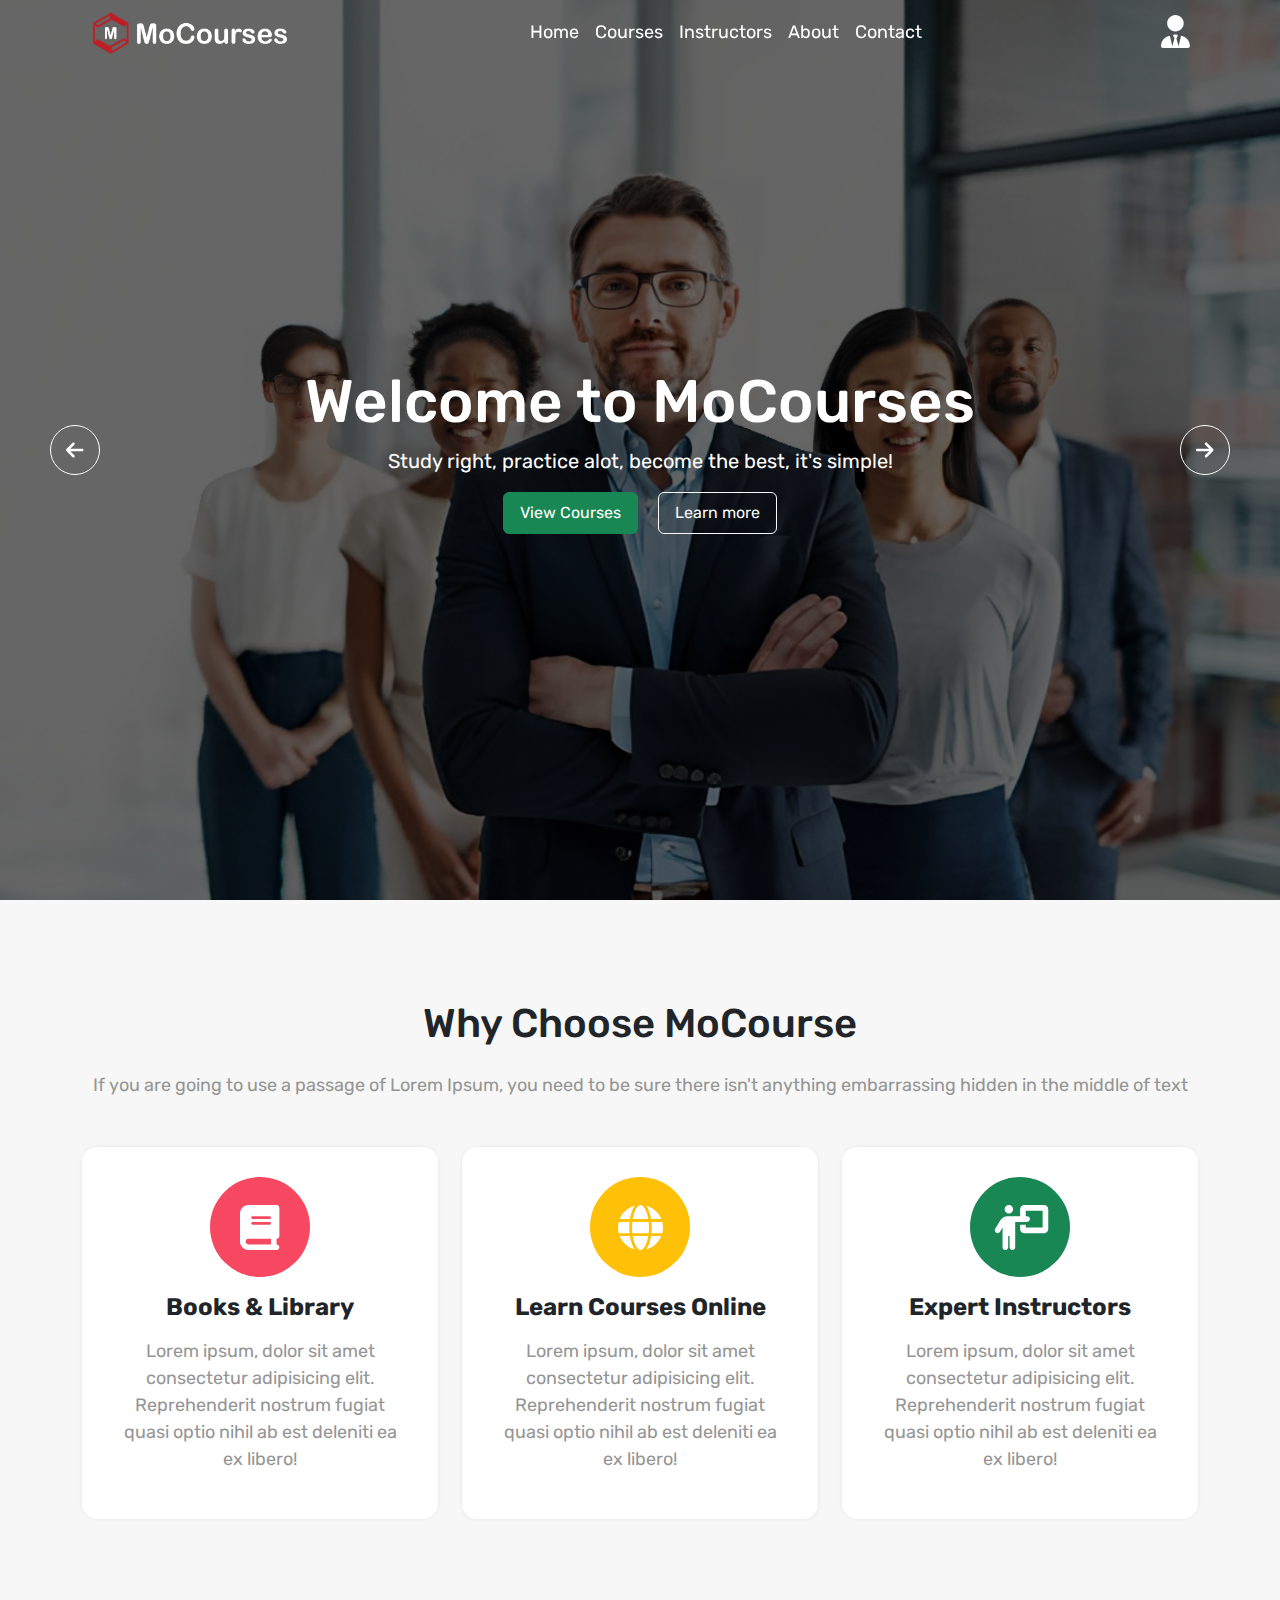
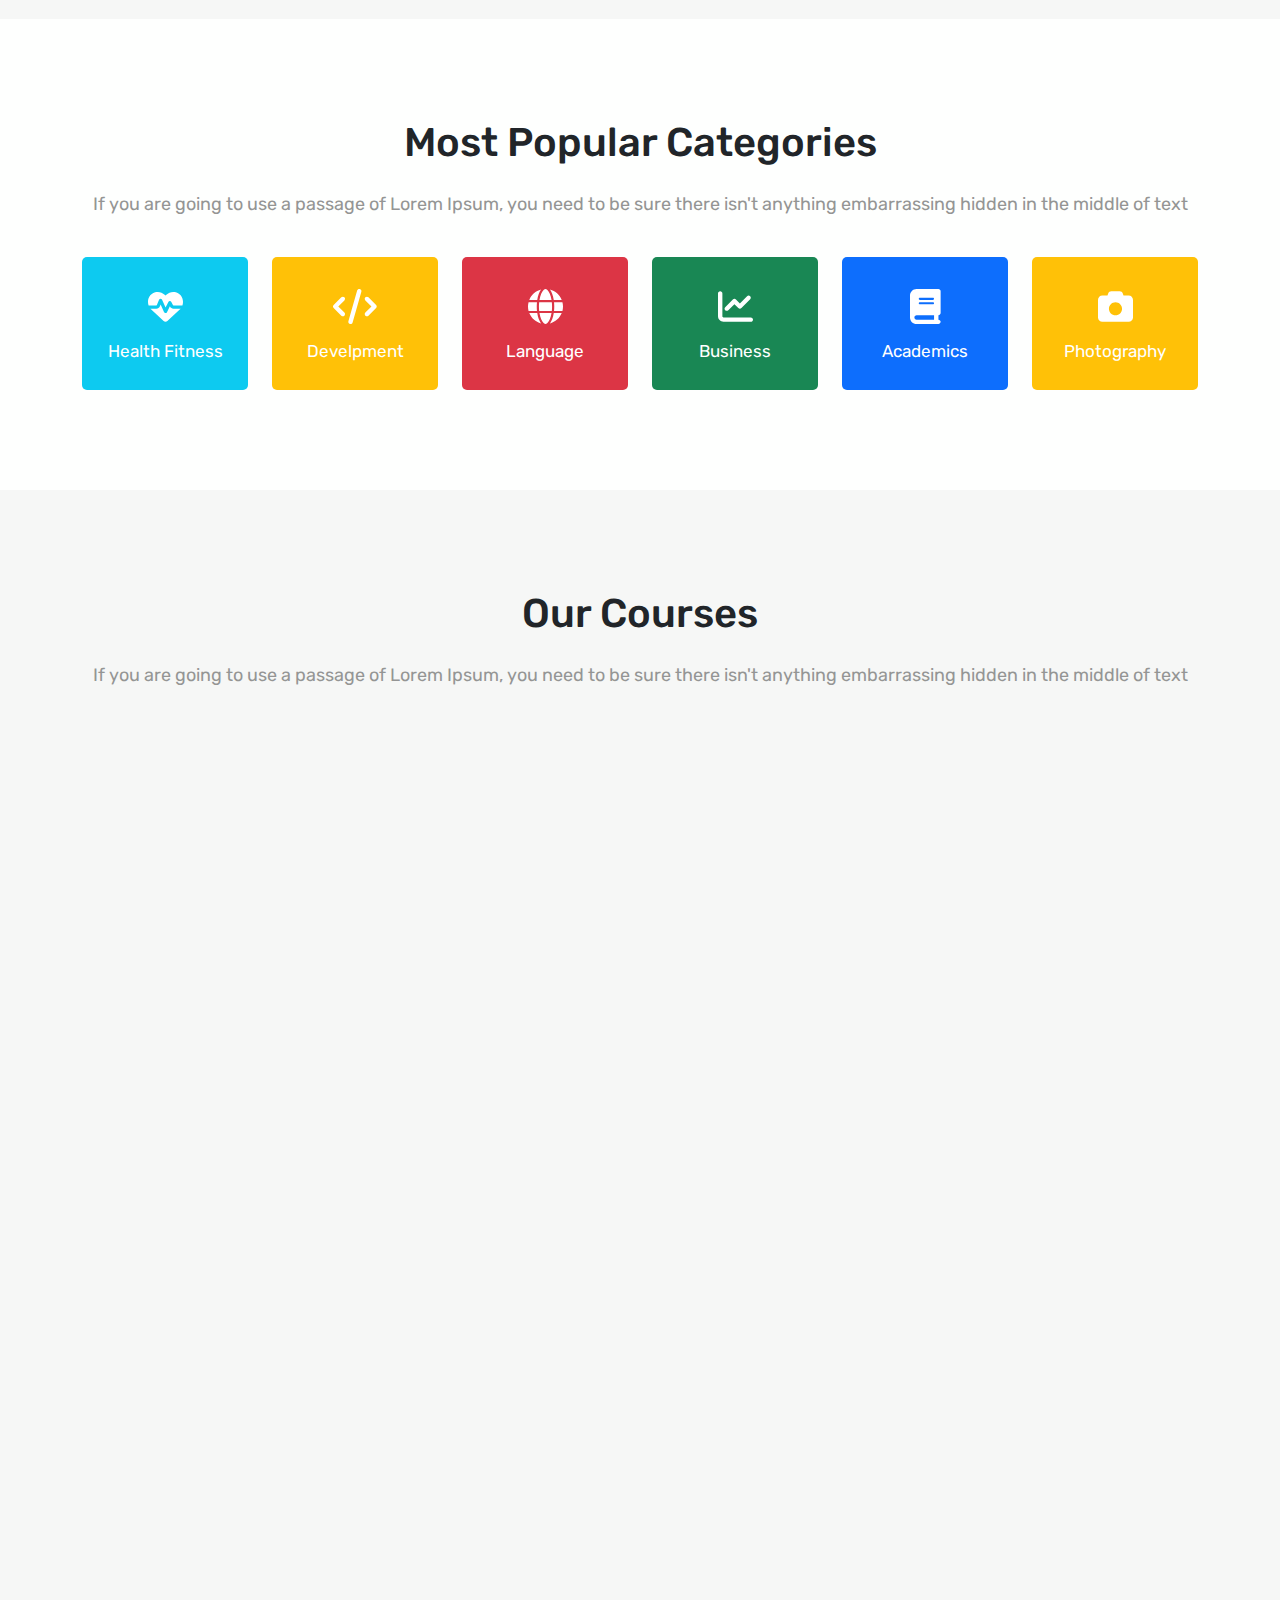
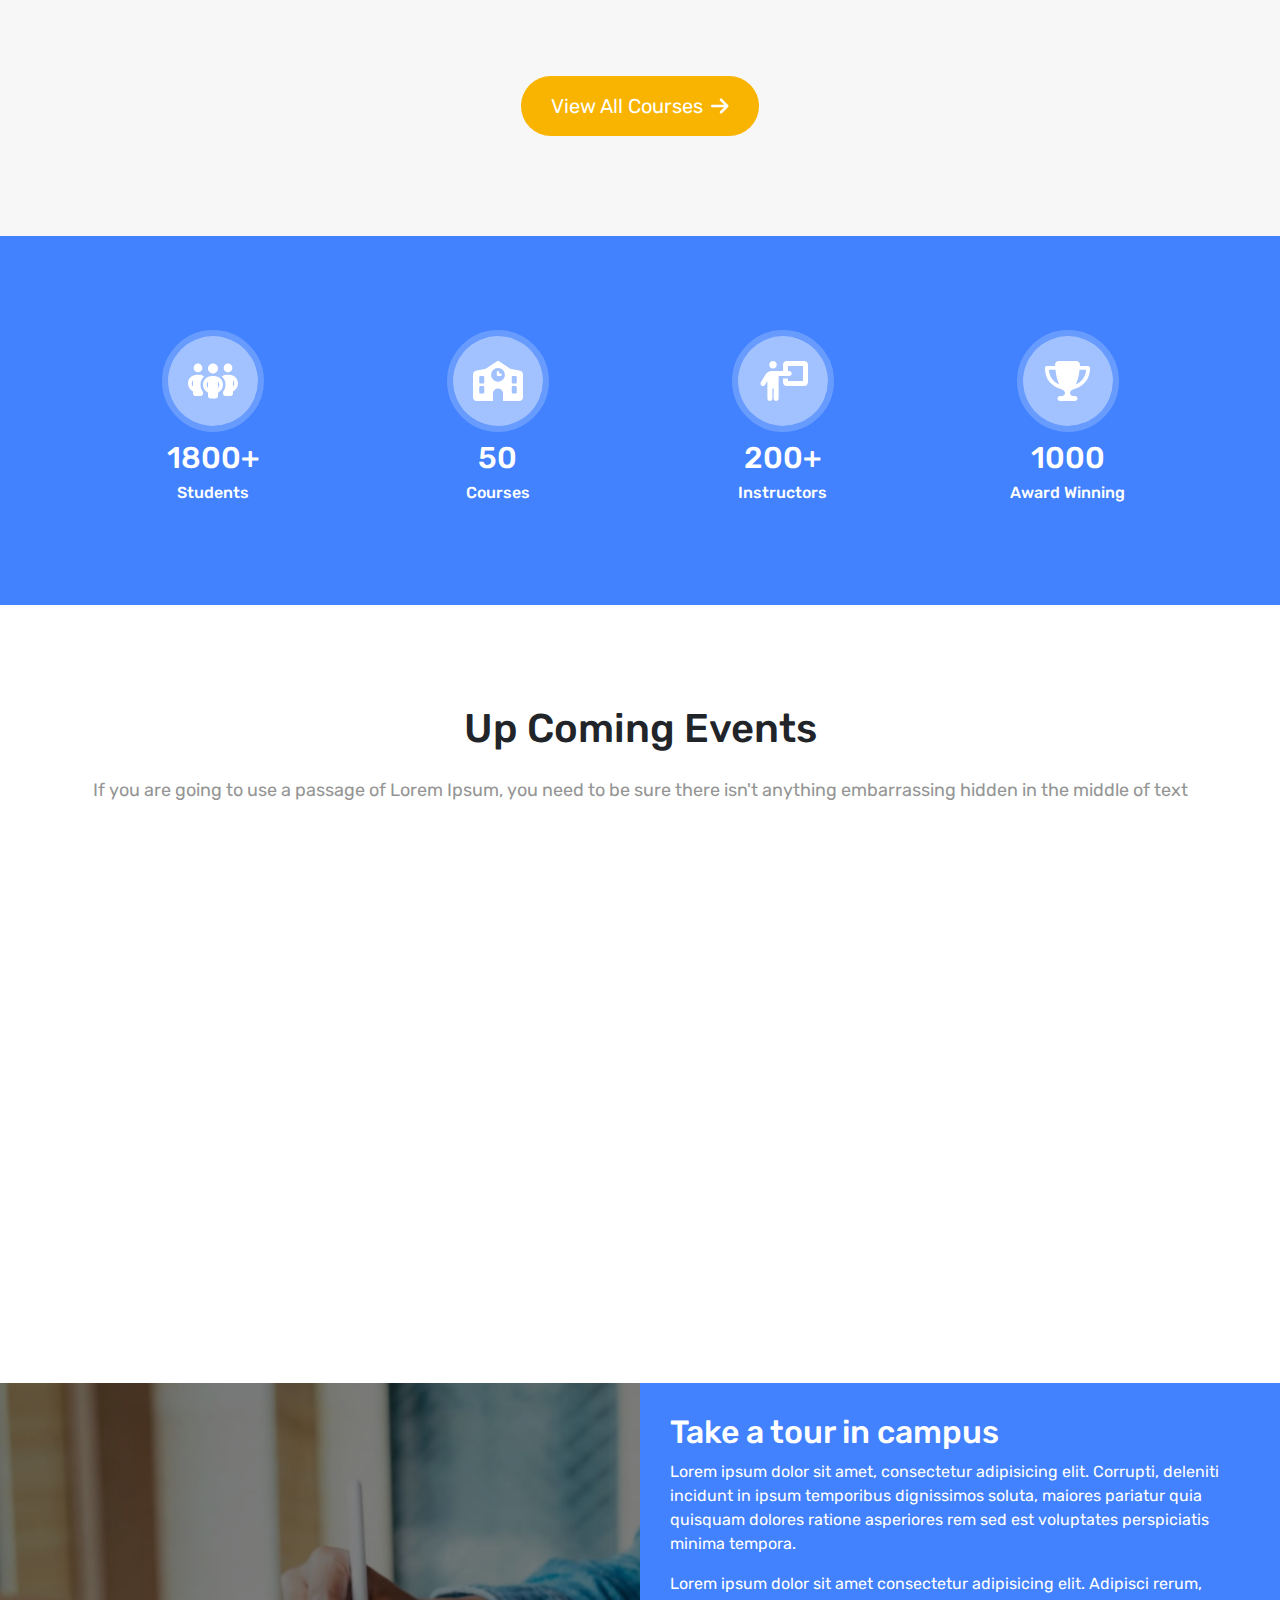
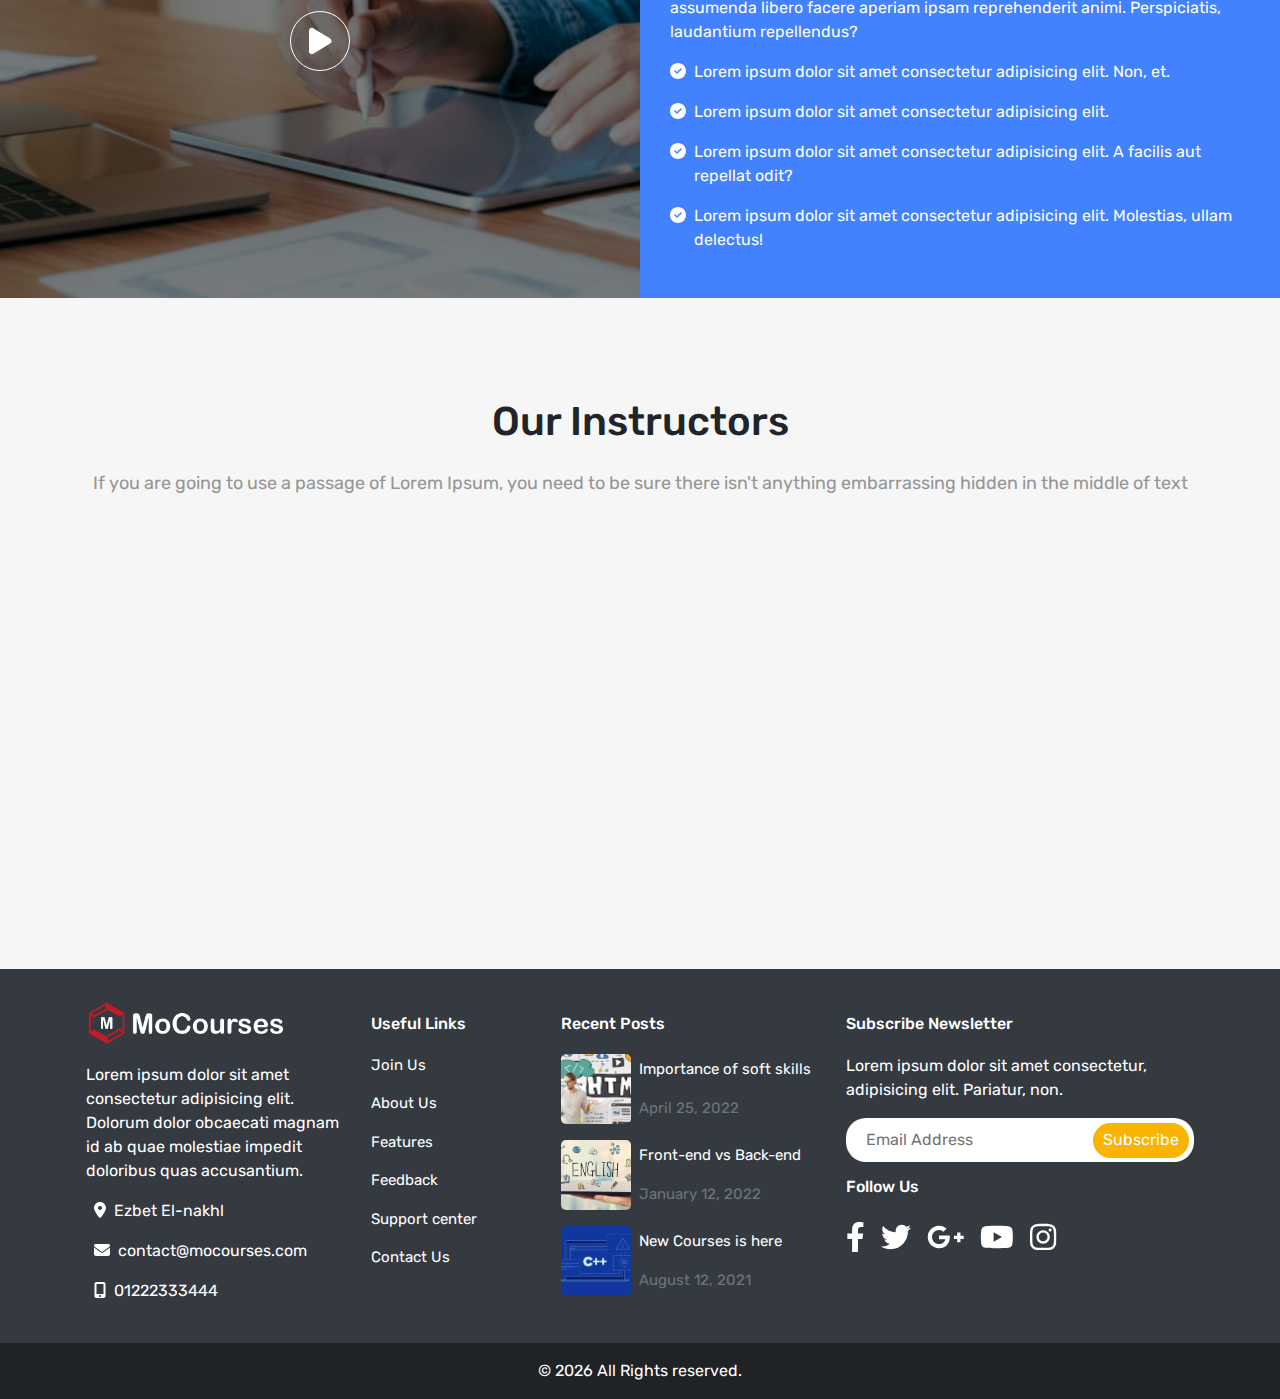
<file: index.html>
<!DOCTYPE html>
<html lang="en">
<head>
  <meta charset="UTF-8">
  <meta http-equiv="X-UA-Compatible" content="IE=edge">
  <meta name="viewport" content="width=device-width, initial-scale=1.0">
  <title>MoCourses - Home</title>
  <link rel="icon" href="assets/images/Logo.png" type="image/x-icon"/>
  <link
    rel="stylesheet"
    href="https://cdnjs.cloudflare.com/ajax/libs/animate.css/4.1.1/animate.min.css"
  />
  <link rel="stylesheet" href="CSS/all.min.css">
  <link rel="stylesheet" href="CSS/bootstrap.min.css">
  <link rel="stylesheet" href="CSS/style.css">
</head>
<body>
  <!-- Nav Bar Start -->
  <nav class="top-0 w-100">
    <div class="container">
      <div class="nav-content d-flex justify-content-between align-items-center p-2">
        <div class="logo-cont">
          <a href="index.html">
            <img src="assets/images/nav-logo.png" class="w-100" alt="MoCourses Logo">
          </a>
        </div>
        <div class="nav-items-cont">
          <ul class="nav-list list-unstyled gap-md-3 m-0">
            <li class="nav-item"><a class="site-link" href="index.html">Home</a></li>
            <li class="nav-item"><a class="site-link" href="courses.html">Courses</a></li>
            <li class="nav-item"><a class="site-link" href="instructors.html">Instructors</a></li>
            <li class="nav-item tasks-link"><a class="site-link" href="tasks.html">Tasks</a></li>
            <li class="nav-item"><a class="site-link" href="about.html">About</a></li>
            <li class="nav-item"><a class="site-link" href="contact.html">Contact</a></li>
          </ul>
        </div>
        <div class="icons d-flex align-items-center gap-4 position-relative">
          <div class="profile ft--20">
            <span class="profile-icon">
              <i class="fa-solid fa-user-tie"></i>
            </span>
            <div class="profile-cont">
              <ul class="profile-list list-unstyled m-0">
                <li class="logged-in mb-3">
                  <div class="d-flex align-items-center">
                    <i class="fa-regular fa-user me-3"></i>
                    <span class="profile-name">Moamen Sherif</span>
                  </div>
                </li>
                <li class="logged-in log-out">
                  <i class="fa-solid fa-right-from-bracket me-2"></i>
                  Log out
                </li>
                <li class="not-logged-in">
                  <a class="site-link" href="login.html">
                    <i class="fa-solid fa-arrow-right-to-bracket me-3"></i>
                    Sign in
                  </a>
                </li>
              </ul>
            </div>
          </div>
          <span class="side-nav-btn-cont align-items-center">
            <span class="side-nav-btn"></span>
          </span>
        </div>
      </div>
    </div>
  </nav>
  <!-- Nav Bar End -->

  <!-- Main Slider Start -->
  <main class="position-relative">
    <div class="carousel h-100 position-relative">
      <div class="carousel-content h-100">
        <div class="main-img-cont main-carousel-item active" slide-id="1">
          <img src="assets/images/bg_main2.png" class="main-img w-100 h-100" alt="">
        </div>
        <div class="main-img-cont main-carousel-item" slide-id="2">
          <img src="assets/images/bg_main1.jpg" class="main-img w-100 h-100" alt="">
        </div>
        <div class="main-img-cont main-carousel-item" slide-id="3">
          <img src="assets/images/bg_main3.jpg" class="main-img w-100 h-100" alt="">
        </div>
      </div>
      <div class="carousel-buttons">
        <button class="navigation-btn next-btn carousel-next"><i class="fa-solid fa-arrow-right"></i></button>
        <button class="navigation-btn prev-btn carousel-prev"><i class="fa-solid fa-arrow-left"></i></button>
      </div>
      <div class="black-cover"></div>
    </div>
    <div class="carousel-text">
      <div class="slide-text content--center text-white w-100" slide-id="1">
        <h1 class="slide-title animate__animated animate__bounceIn">Welcome to MoCourses</h1>
        <p class="slide-description animate__animated animate__bounceIn">Study right, practice alot, become the best, it's simple!</p>
        <div class="slide-buttons animate__animated animate__bounceIn">
          <a class="btn btn-success me-3 px-3 py-2" href="courses.html">View Courses</a>
          <a class="btn btn-outline-light px-3 py-2" href="about.html">Learn more</a>
        </div>
      </div>
      <div class="slide-text content--center text-white w-100" slide-id="2">
        <h1 class="slide-title animate__animated animate__lightSpeedInRight">Online and Offline courses</h1>
        <p class="slide-description animate__animated animate__lightSpeedInLeft">Study right, practice alot, become the best, it's simple!</p>
        <div class="slide-buttons animate__animated animate__lightSpeedInRight">
          <a class="btn btn-success me-3 px-3 py-2" href="courses.html">View Courses</a>
          <a class="btn btn-outline-light px-3 py-2" href="about.html">Learn more</a>
        </div>
      </div>
      <div class="slide-text content--center text-white w-100" slide-id="3">
        <h1 class="slide-title animate__animated animate__flipInX ">Education from a new angle</h1>
        <p class="slide-description animate__animated animate__flipInX">Study right, practice alot, become the best, it's simple!</p>
        <div class="slide-buttons animate__animated animate__flipInX">
          <a class="btn btn-success me-3 px-3 py-2" href="courses.html">View Courses</a>
          <a class="btn btn-outline-light px-3 py-2" href="about.html">Learn more</a>
        </div>
      </div>  
    </div>
  </main>
  <!-- Main Slider End -->

  <!-- Why Section Start -->
  <section class="site-sec why">
    <div class="container text-center">
      <h1 class="m-0">Why Choose MoCourse</h1>
      <p class="my-4 description-text">If you are going to use a passage of Lorem Ipsum, you need to be sure there isn't anything embarrassing hidden in the middle of text</p>
      <div class="row justify-content-center">
        <div class="col-12 col-md-6 col-lg-4 mt-4">
          <div class="why-card">
            <div class="why-card-icon content--center">
              <div class="why-card-icon-border"></div>
              <i class="fa-solid fa-book"></i>
            </div>
            <h4 class="my-3 fw-bold">Books & Library</h4>
            <p class="description-text">Lorem ipsum, dolor sit amet consectetur adipisicing elit. Reprehenderit nostrum fugiat quasi optio nihil ab est deleniti ea ex libero!</p>
          </div>
        </div>
        <div class="col-12 col-md-6 col-lg-4 mt-4">
          <div class="why-card">
            <div class="why-card-icon content--center bg-warning">
              <div class="why-card-icon-border"></div>
              <i class="fa-solid fa-globe"></i>
            </div>
            <h4 class="my-3 fw-bold">Learn Courses Online</h4>
            <p class="description-text">Lorem ipsum, dolor sit amet consectetur adipisicing elit. Reprehenderit nostrum fugiat quasi optio nihil ab est deleniti ea ex libero!</p>
          </div>
        </div>
        <div class="col-12 col-md-6 col-lg-4 mt-4">
          <div class="why-card">
            <div class="why-card-icon content--center bg-success">
              <i class="fa-solid fa-person-chalkboard"></i>
            </div>
            <h4 class="my-3 fw-bold">Expert Instructors</h4>
            <p class="description-text">Lorem ipsum, dolor sit amet consectetur adipisicing elit. Reprehenderit nostrum fugiat quasi optio nihil ab est deleniti ea ex libero!</p>
          </div>
        </div>
      </div>
    </div>
  </section>
  <!-- Why Section End -->

  <!-- Popular categories Section Start -->
  <section class="site-sec popular-categories">
    <div class="container text-center">
      <h1 class="m-0">Most Popular Categories</h1>
      <p class="my-4 description-text">If you are going to use a passage of Lorem Ipsum, you need to be sure there isn't anything embarrassing hidden in the middle of text</p>
      <div class="row justify-content-center">
        <div class="col-6 col-md-4 col-lg-3 col-xl-2">
          <div class="popular-categories-card bg-info">
            <i class="fa-solid fa-heart-pulse"></i>
            <p>Health Fitness</p>
          </div>
        </div>
        <div class="col-6 col-md-4 col-lg-3 col-xl-2">
          <div class="popular-categories-card bg-warning">
            <i class="fa-solid fa-code"></i>
            <p>Develpment</p>
          </div>
        </div>
        <div class="col-6 col-md-4 col-lg-3 col-xl-2">
          <div class="popular-categories-card bg-danger">
            <i class="fa-solid fa-globe"></i>
            <p>Language</p>
          </div>
        </div>
        <div class="col-6 col-md-4 col-lg-3 col-xl-2">
          <div class="popular-categories-card bg-success">
            <i class="fa-solid fa-chart-line"></i>
            <p>Business</p>
          </div>
        </div>
        <div class="col-6 col-md-4 col-lg-3 col-xl-2">
          <div class="popular-categories-card bg-primary">
            <i class="fa-solid fa-book"></i>
            <p>Academics</p>
          </div>
        </div>
        <div class="col-6 col-md-4 col-lg-3 col-xl-2">
          <div class="popular-categories-card bg-warning">
            <i class="fa-solid fa-camera"></i>
            <p>Photography</p>
          </div>
        </div>
      </div>
    </div>
  </section>
  <!-- Popular categories Section End -->
  <!-- Courses Section Start -->
  <section class="site-sec courses">
    <div class="container text-center">
      <h1 class="m-0">Our Courses</h1>
      <p class="my-4 description-text">If you are going to use a passage of Lorem Ipsum, you need to be sure there isn't anything embarrassing hidden in the middle of text</p>
      <div class="courses-cont row justify-content-center text-start">
        
      </div>
      <div>
        <a href="courses.html" class="courses-btn mt-5 rounded-pill d-flex align-items-center m-auto">View All Courses<i class="fa-solid fa-arrow-right ms-2"></i></a>
      </div>
    </div>
  </section>
  <!-- Courses Section End -->

  <!-- Counters Section Start -->
  <section class="site-sec counters">
    <div class="container">
      <div class="row">
        <div class="col-6 col-md-3 mb-4 mb-md-0 text-center">
          <div class="counter-icon mx-auto d-flex justify-content-center align-items-center">
            <i class="fa-solid fa-people-group"></i>
          </div>
          <div class="counter-body">
            <p class="m-0">1800+</p>
          </div>
          <div class="counter-name">
            Students
          </div>
        </div>
        <div class="col-6 col-md-3 mb-4 mb-md-0 text-center">
          <div class="counter-icon mx-auto d-flex justify-content-center align-items-center">
            <i class="fa-solid fa-school"></i>
          </div>
          <div class="counter-body">
            <p class="m-0">50</p>
          </div>
          <div class="counter-name">
            Courses
          </div>
        </div>
        <div class="col-6 col-md-3 text-center">
          <div class="counter-icon mx-auto d-flex justify-content-center align-items-center">
            <i class="fa-solid fa-person-chalkboard"></i>
          </div>
          <div class="counter-body">
            <p class="m-0">200+</p>
          </div>
          <div class="counter-name">
            Instructors
          </div>
        </div>
        <div class="col-6 col-md-3 text-center">
          <div class="counter-icon mx-auto d-flex justify-content-center align-items-center">
            <i class="fa-solid fa-trophy"></i>
          </div>
          <div class="counter-body">
            <p class="m-0">1000</p>
          </div>
          <div class="counter-name">
            Award Winning
          </div>
        </div>
      </div>
    </div>
  </section>
  <!-- Counters Section End -->

  <!-- Events Section Start -->
  <section class="site-sec events">
    <div class="container text-center">
      <h1 class="m-0">Up Coming Events</h1>
      <p class="my-4 description-text">If you are going to use a passage of Lorem Ipsum, you need to be sure there isn't anything embarrassing hidden in the middle of text</p>
      <div class="events-cont row justify-content-center text-start">
        
      </div>
    </div>
  </section>
  <!-- Events Section End -->

  <!-- video Section Start -->
  <section class="company-video">
    <div class="container-fluid">
      <div class="row">
        <div class="col-12 col-lg-6 p-0 position-relative">
          <div class="video-img-cont">
            <div class="video-play-cont position-absolute top-0 content--center h-100 w-100">
              <button class="video-play content--center" data-bs-toggle="modal" data-bs-target="#exampleModal"><i class="fa-solid fa-play"></i></button>
            </div>
          </div>
          <div class="modal fade" id="exampleModal" aria-labelledby="exampleModalLabel" aria-hidden="true">
            <div class="modal-dialog video-modal-dialog d-flex flex-column justify-content-center h-100">
              <!-- <div class="modal-content video-modal-content">
                <iframe class="company-video" src="//www.youtube.com/embed/2jT4Zto8gs8?autoplay=1" frameborder="0" allowfullscreen=""></iframe>
              </div> -->
              <div class="modal-content video-modal-content">
                <video src="assets/videos/company-video.mp4" controls></video>
              </div>
            </div>
            <!-- End modal body -->
          </div>
          <!-- End Modal -->
        </div>
        <!-- End col -->
        <div class="col-12 col-lg-6 video-text-cont">
          <h2>Take a tour in campus</h2>
          <p>Lorem ipsum dolor sit amet, consectetur adipisicing elit. Corrupti, deleniti incidunt in ipsum temporibus dignissimos soluta, maiores pariatur quia quisquam dolores ratione asperiores rem sed est voluptates perspiciatis minima tempora.</p>
          <p>Lorem ipsum dolor sit amet consectetur adipisicing elit. Adipisci rerum, assumenda libero facere aperiam ipsam reprehenderit animi. Perspiciatis, laudantium repellendus?</p>
          <ul class="list-unstyled m-0">
            <li class="d-flex mb-3">
              <div class="me-2"><i class="fa-solid fa-circle-check"></i></div>
              <div>Lorem ipsum dolor sit amet consectetur adipisicing elit. Non, et.</div>
            </li>
            <li class="d-flex mb-3">
              <div class="me-2"><i class="fa-solid fa-circle-check"></i></div>
              <div>Lorem ipsum dolor sit amet consectetur adipisicing elit.</div>
            </li>
            <li class="d-flex mb-3">
              <div class="me-2"><i class="fa-solid fa-circle-check"></i></div>
              <div>Lorem ipsum dolor sit amet consectetur adipisicing elit. A facilis aut repellat odit?</div>
            </li>
            <li class="d-flex mb-3">
              <div class="me-2"><i class="fa-solid fa-circle-check"></i></div>
              <div>Lorem ipsum dolor sit amet consectetur adipisicing elit. Molestias, ullam delectus!</div>
            </li>
          </ul>
        </div>
        <!-- End col -->
      </div>
      <!-- End row -->
    </div>
    <!-- End container -->
  </section>
  <!-- video Section End -->

  <!-- Instructors Section Start -->
  <section class="site-sec instructors">
    <div class="container text-center">
      <h1 class="m-0">Our Instructors</h1>
      <p class="my-4 description-text">If you are going to use a passage of Lorem Ipsum, you need to be sure there isn't anything embarrassing hidden in the middle of text</p>
      <div class="instructors-cont row mt-4">
        
      </div>
    </div>
  </section>
  <!-- Instructors Section End -->

  <!-- Footer Start -->
  <footer class="site-sec">
    <div class="container">
      <div class="row mb-4">
        <div class="col-12 col-sm-9 col-lg-3 mb-0 mb-3 mb-md-0 px-3">
          <img src="assets/images/nav-logo.png" class="footer-logo" alt="">
          <p class="mt-3">Lorem ipsum dolor sit amet consectetur adipisicing elit. Dolorum dolor obcaecati magnam id ab quae molestiae impedit doloribus quas accusantium.</p>
          <p><i class="fa-solid fa-location-dot mx-2"></i>Ezbet El-nakhl</p>
          <p><i class="fa-solid fa-envelope mx-2"><a href=""></i>contact@mocourses.com</a></p>
          <p><i class="fa-solid fa-mobile-screen-button mx-2"></i>01222333444</p>
        </div>
        <!-- End col -->
        <div class="col-12 col-sm-3 col-lg-2 mb-0 mb-3 mb-md-0 px-3">
          <h6>Useful Links</h5>
          <ul class="ft--15 list-unstyled">
            <li class="footer-link mb-3"><a href="">Join Us</a></li>
            <li class="footer-link mb-3"><a href="about.html">About Us</a></li>
            <li class="footer-link mb-3"><a href="">Features</a></li>
            <li class="footer-link mb-3"><a href="">Feedback</a></li>
            <li class="footer-link mb-3"><a href="">Support center</a></li>
            <li class="footer-link mb-3"><a href="contact.html">Contact Us</a></li>
          </ul>
        </div>
        <!-- End col -->
        <div class="col-12 col-md-6 col-lg-3 mb-0 mb-3 mb-md-0 px-3">
          <h6>Recent Posts</h5>
            <ul class="list-unstyled ft--15">
              <li class="small-card d-flex gap-2 mb-3 text-start">
                <div class="small-card-img">
                  <img src="assets/images/front-end-diploma.jpg" class="w-100 h-100" alt="">
                </div>
                <div class="small-card-text d-flex flex-column justify-content-between py-1">
                  <p class="small-card-title m-0 ft--15"><a class="site-link text-white" href="">Importance of soft skills</a></p>
                  <p class="small-card-price m-0 text-secondary ft--12">April 25, 2022</p>
                </div>
              </li>
              <li class="small-card d-flex gap-2 mb-3 text-start">
                <div class="small-card-img">
                  <img src="assets/images/english-course.jpg" class="w-100 h-100" alt="">
                </div>
                <div class="small-card-text d-flex flex-column justify-content-between py-1">
                  <p class="small-card-title m-0 ft--15"><a class="site-link text-white" href="">Front-end vs Back-end</a></p>
                  <p class="small-card-price m-0 text-secondary ft--12">January 12, 2022</p>
                </div>
              </li>
              <li class="small-card d-flex gap-2 mb-3 text-start">
                <div class="small-card-img">
                  <img src="assets/images/intro-to-cs-diploma.png" class="w-100 h-100" alt="">
                </div>
                <div class="small-card-text d-flex flex-column justify-content-between py-1">
                  <p class="small-card-title m-0 ft--15"><a class="site-link text-white" href="">New Courses is here</a></p>
                  <p class="small-card-price m-0 text-secondary ft--12">August 12, 2021</p>
                </div>
              </li>
            </ul>
        </div>
        <!-- End col -->
        <div class="col-12 col-md-6 col-lg-4 mb-0 mb-3 mb-md-0 px-3">
          <h6>Subscribe Newsletter</h5>
          <p class="mt-3">Lorem ipsum dolor sit amet consectetur, adipisicing elit. Pariatur, non.</p>
          <form class="position-relative">
            <input class="email-input" type="text" placeholder="Email Address">
            <input class="email-button" value="Subscribe" type="submit">
          </form>
          <h6>Follow Us</h6>
          <div class="d-flex gap-3 ft--30">
            <a href=""><i class="fa-brands fa-facebook-f"></i></a>
            <a href=""><i class="fa-brands fa-twitter"></i></a>
            <a href=""><i class="fa-brands fa-google-plus-g"></i></a>
            <a href=""><i class="fa-brands fa-youtube"></i></a>
            <a href=""><i class="fa-brands fa-instagram"></i></a>
          </div>
        </div>
        <!-- End col -->
      </div>
      <!-- End row -->
    </div>
    <!-- End container -->
    <div class="footer-bottom">
      <div class="container">
        <p class="text-center m-0 py-3">&#169; <span id="date"></span> All Rights reserved.</p>
      </div>
    </div>
  </footer>
  <!-- Footer End -->

  <!-- Loading Screen End -->
  <div class="loading-screen">
    <div class="position-fixed w-100 h-100">
      <div class="loading-outer-circle"></div>
      <div class="loading-inner-circle"></div>
    </div>
  </div>
  <!-- Loading Screen End -->

  <!-- JQuery 3.6.3 -->
  <script src="JS/jquery-3.6.3.min.js"></script>
  <!-- Font Awesome  -->
  <script src="JS/all.min.js"></script>
  <!-- Bootstrap -->
  <script src="JS/bootstrap.bundle.min.js"></script>
  <!-- Main js fiele -->
  <script src="JS/app.js"></script>
  <!-- Home js fiele -->
  <script src="JS/home.js"></script>
</body>
</html>
</file>
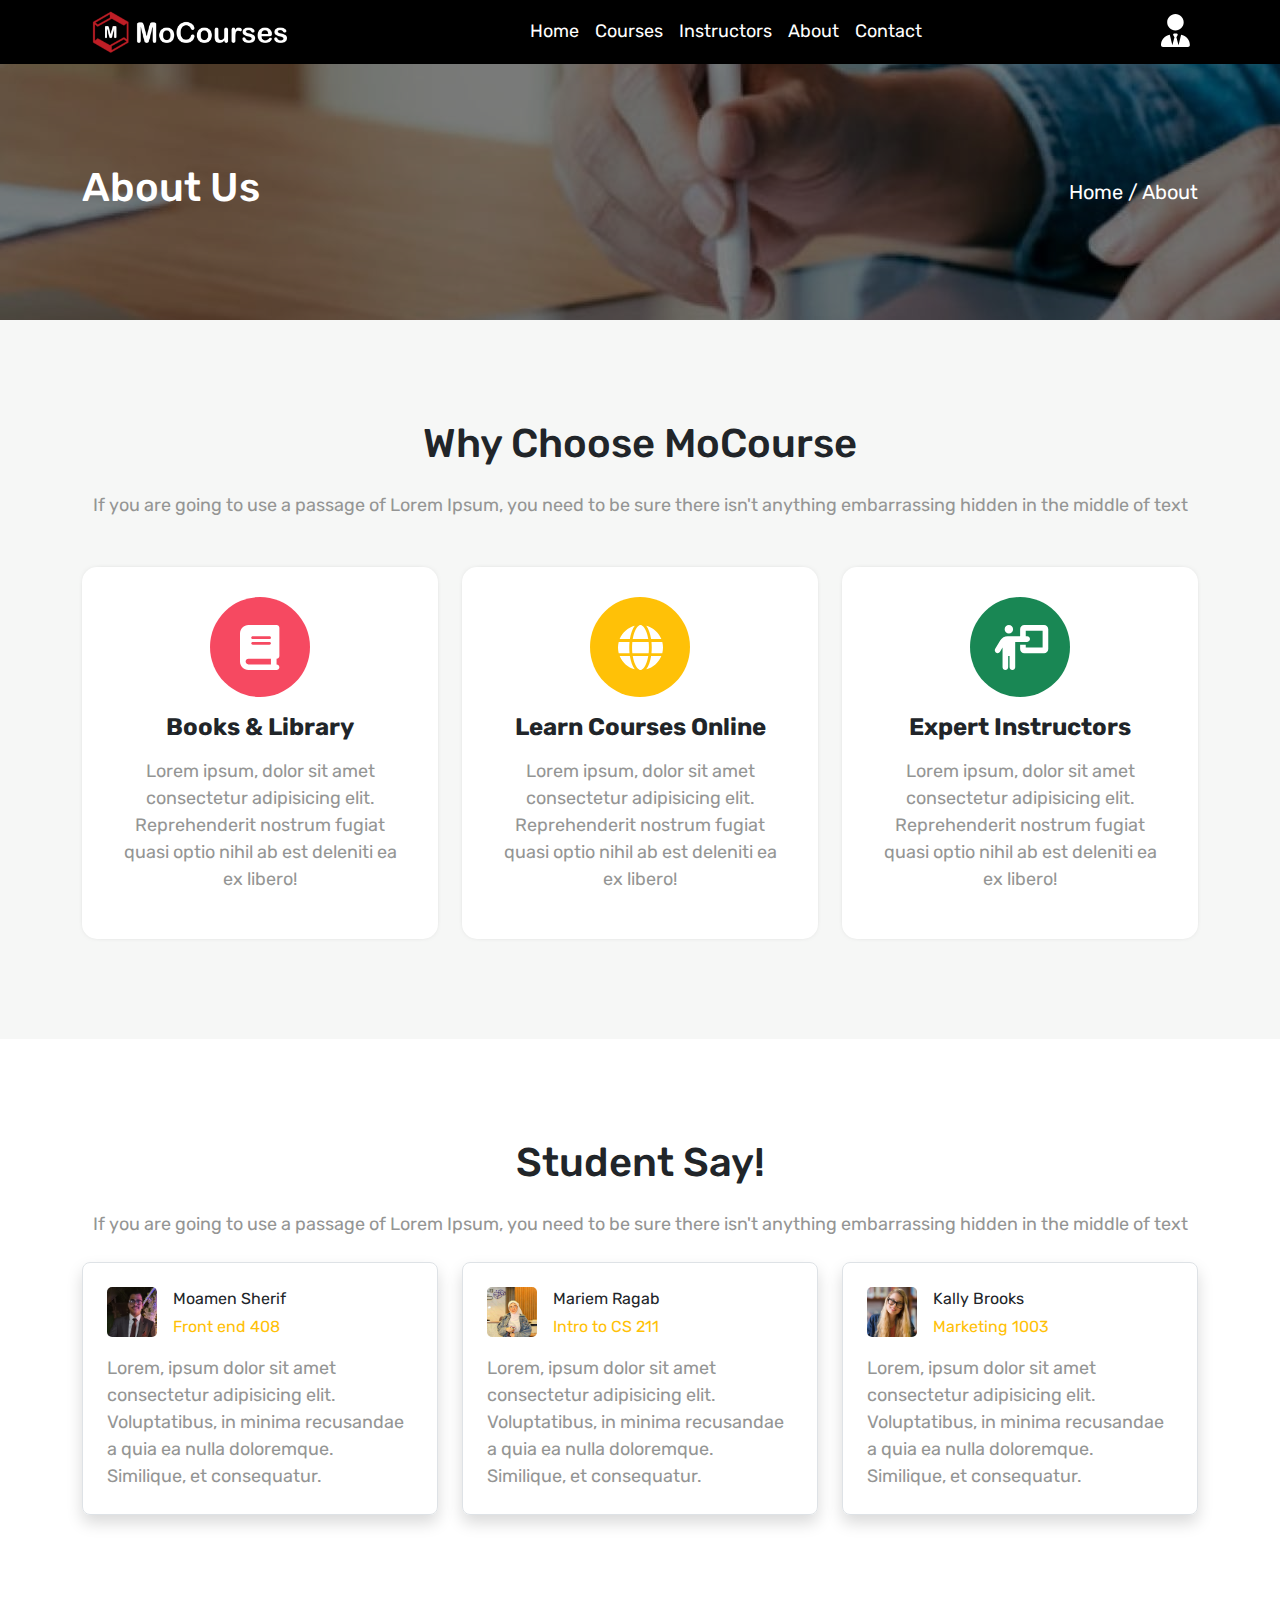
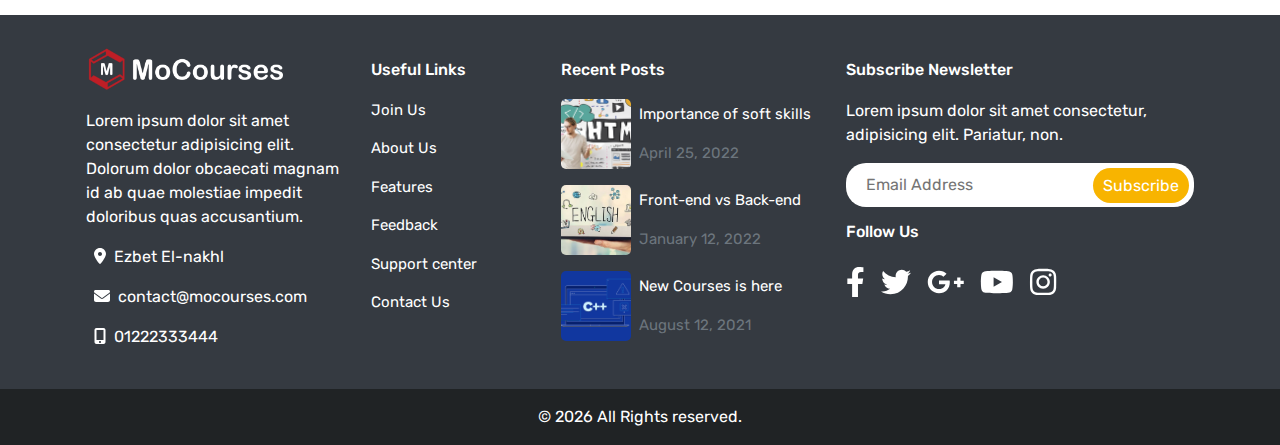
<file: about.html>
<!DOCTYPE html>
<html lang="en">
<head>
  <meta charset="UTF-8">
  <meta http-equiv="X-UA-Compatible" content="IE=edge">
  <meta name="viewport" content="width=device-width, initial-scale=1.0">
  <title>MoCourses - Course</title>
  <link rel="icon" href="assets/images/Logo.png" type="image/x-icon"/>
  <link
    rel="stylesheet"
    href="https://cdn.jsdelivr.net/npm/swiper@8/swiper-bundle.min.css"
  />
  <link
    rel="stylesheet"
    href="https://cdnjs.cloudflare.com/ajax/libs/animate.css/4.1.1/animate.min.css"
  />
  <link rel="stylesheet" href="CSS/all.min.css">
  <link rel="stylesheet" href="CSS/bootstrap.min.css">
  <link rel="stylesheet" href="CSS/style.css">
</head>
<body>
  <!-- Nav Bar Start -->
  <nav class="top-0 w-100 bg-black">
    <div class="container">
      <div class="nav-content d-flex justify-content-between align-items-center p-2">
        <div class="logo-cont">
          <a href="index.html">
            <img src="assets/images/nav-logo.png" class="w-100" alt="MoCourses Logo">
          </a>
        </div>
        <div class="nav-items-cont">
          <ul class="nav-list list-unstyled gap-md-3 m-0">
            <li class="nav-item"><a class="site-link" href="index.html">Home</a></li>
            <li class="nav-item"><a class="site-link" href="courses.html">Courses</a></li>
            <li class="nav-item"><a class="site-link" href="instructors.html">Instructors</a></li>
            <li class="nav-item tasks-link"><a class="site-link" href="tasks.html">Tasks</a></li>
            <li class="nav-item"><a class="site-link" href="about.html">About</a></li>
            <li class="nav-item"><a class="site-link" href="contact.html">Contact</a></li>
          </ul>
        </div>
        <div class="icons d-flex align-items-center gap-4 position-relative">
          <div class="profile ft--20">
            <i class="fa-solid fa-user-tie profile-icon"></i>
            <div class="profile-cont">
              <ul class="profile-list list-unstyled m-0">
                <li class="logged-in mb-3">
                  <div class="d-flex align-items-center">
                    <i class="fa-regular fa-user me-3"></i>
                    <span class="profile-name">Moamen Sherif</span>
                  </div>
                </li>
                <li class="logged-in log-out">
                  <i class="fa-solid fa-right-from-bracket me-2"></i>
                  Log out
                </li>
                <li class="not-logged-in">
                  <a class="site-link" href="login.html">
                    <i class="fa-solid fa-arrow-right-to-bracket me-3"></i>
                    Sign in
                  </a>
                </li>
              </ul>
            </div>
          </div>
          <span class="side-nav-btn-cont align-items-center">
            <span class="side-nav-btn"></span>
          </span>
        </div>
      </div>
    </div>
  </nav>
  <!-- Nav Bar End -->

  <!-- Main Section -->
  <section class="site-sec course-main">
    <div class="container">
      <div class="main-text ft--20">
        <div class="title">
          <h1>About Us</h1>
        </div>
        <div class="page-details">
          <a href="index.html">Home</a> / <a>About</a>
        </div>
      </div>
    </div>
  </section>

  <!-- Why Section Start -->
  <section class="site-sec why">
    <div class="container text-center">
      <h1 class="m-0">Why Choose MoCourse</h1>
      <p class="my-4 description-text">If you are going to use a passage of Lorem Ipsum, you need to be sure there isn't anything embarrassing hidden in the middle of text</p>
      <div class="row justify-content-center">
        <div class="col-12 col-md-6 col-lg-4 mt-4">
          <div class="why-card">
            <div class="why-card-icon content--center">
              <div class="why-card-icon-border"></div>
              <i class="fa-solid fa-book"></i>
            </div>
            <h4 class="my-3 fw-bold">Books & Library</h4>
            <p class="description-text">Lorem ipsum, dolor sit amet consectetur adipisicing elit. Reprehenderit nostrum fugiat quasi optio nihil ab est deleniti ea ex libero!</p>
          </div>
        </div>
        <div class="col-12 col-md-6 col-lg-4 mt-4">
          <div class="why-card">
            <div class="why-card-icon content--center bg-warning">
              <div class="why-card-icon-border"></div>
              <i class="fa-solid fa-globe"></i>
            </div>
            <h4 class="my-3 fw-bold">Learn Courses Online</h4>
            <p class="description-text">Lorem ipsum, dolor sit amet consectetur adipisicing elit. Reprehenderit nostrum fugiat quasi optio nihil ab est deleniti ea ex libero!</p>
          </div>
        </div>
        <div class="col-12 col-md-6 col-lg-4 mt-4">
          <div class="why-card">
            <div class="why-card-icon content--center bg-success">
              <i class="fa-solid fa-person-chalkboard"></i>
            </div>
            <h4 class="my-3 fw-bold">Expert Instructors</h4>
            <p class="description-text">Lorem ipsum, dolor sit amet consectetur adipisicing elit. Reprehenderit nostrum fugiat quasi optio nihil ab est deleniti ea ex libero!</p>
          </div>
        </div>
      </div>
    </div>
  </section>
  <!-- Why Section End -->

  <!-- Student Say Start -->
  <section class="site-sec student-say">
    <div class="container">
      <div class="sec-title text-center">
        <h1 class="m-0">Student Say!</h1>
        <p class="my-4 description-text">If you are going to use a passage of Lorem Ipsum, you need to be sure there isn't anything embarrassing hidden in the middle of text</p>
      </div>
      <div class="row justify-content-center">
        <div class="col-12 col-lg-4 mb-3 mb-lg-0 feedback">
          <div class="feedback-content shadow border rounded-3 p-4">
            <div class="feedback-title d-flex gap-3 mb-2">
              <img src="assets/images/Moamen Sherif.jpeg" class="student-image">
              <div class="student-info">
                <div class="student-name mb-1">
                  Moamen Sherif
                </div>
                <div class="student-course text-warning mb-2">
                  Front end 408
                </div>
              </div>
            </div>
            <div class="feedback-body description-text">
              Lorem, ipsum dolor sit amet consectetur adipisicing elit. Voluptatibus, in minima recusandae a quia ea nulla doloremque. Similique, et consequatur.
            </div>
          </div>
        </div>
        <div class="col-12 col-lg-4 mb-3 mb-lg-0 feedback">
          <div class="feedback-content shadow border rounded-3 p-4">
            <div class="feedback-title d-flex gap-3 mb-2">
              <img src="assets/images/Mareim Ragab.jpeg" class="student-image">
              <div class="student-info">
                <div class="student-name mb-1">
                  Mariem Ragab
                </div>
                <div class="student-course text-warning mb-2">
                  Intro to CS 211
                </div>
              </div>
            </div>
            <div class="feedback-body description-text">
              Lorem, ipsum dolor sit amet consectetur adipisicing elit. Voluptatibus, in minima recusandae a quia ea nulla doloremque. Similique, et consequatur.
            </div>
          </div>
        </div>
        <div class="col-12 col-lg-4 mb-3 mb-lg-0 feedback">
          <div class="feedback-content shadow border rounded-3 p-4">
            <div class="feedback-title d-flex gap-3 mb-2">
              <img src="assets/images/team_img2.jpg" class="student-image">
              <div class="student-info">
                <div class="student-name mb-1">
                  Kally Brooks
                </div>
                <div class="student-course text-warning mb-2">
                  Marketing 1003
                </div>
              </div>
            </div>
            <div class="feedback-body description-text">
              Lorem, ipsum dolor sit amet consectetur adipisicing elit. Voluptatibus, in minima recusandae a quia ea nulla doloremque. Similique, et consequatur.
            </div>
          </div>  
        </div>
      </div>
    </div>
  </section>
  <!-- Student Say End -->

  <!-- Footer Start -->
  <footer class="site-sec">
    <div class="container">
      <div class="row mb-4">
        <div class="col-12 col-sm-9 col-lg-3 mb-0 mb-3 mb-md-0 px-3">
          <img src="assets/images/nav-logo.png" class="footer-logo" alt="">
          <p class="mt-3">Lorem ipsum dolor sit amet consectetur adipisicing elit. Dolorum dolor obcaecati magnam id ab quae molestiae impedit doloribus quas accusantium.</p>
          <p><i class="fa-solid fa-location-dot mx-2"></i>Ezbet El-nakhl</p>
          <p><i class="fa-solid fa-envelope mx-2"><a href=""></i>contact@mocourses.com</a></p>
          <p><i class="fa-solid fa-mobile-screen-button mx-2"></i>01222333444</p>
        </div>
        <div class="col-12 col-sm-3 col-lg-2 mb-0 mb-3 mb-md-0 px-3">
          <h6>Useful Links</h5>
          <ul class="ft--15 list-unstyled">
            <li class="footer-link mb-3"><a href="">Join Us</a></li>
            <li class="footer-link mb-3"><a href="about.html">About Us</a></li>
            <li class="footer-link mb-3"><a href="">Features</a></li>
            <li class="footer-link mb-3"><a href="">Feedback</a></li>
            <li class="footer-link mb-3"><a href="">Support center</a></li>
            <li class="footer-link mb-3"><a href="contact.html">Contact Us</a></li>
          </ul>
        </div>
        <div class="col-12 col-md-6 col-lg-3 mb-0 mb-3 mb-md-0 px-3">
          <h6>Recent Posts</h5>
          <ul class="list-unstyled ft--15">
            <li class="small-card d-flex gap-2 mb-3 text-start">
              <div class="small-card-img">
                <img src="assets/images/front-end-diploma.jpg" class="w-100 h-100" alt="">
              </div>
              <div class="small-card-text d-flex flex-column justify-content-between py-1">
                <p class="small-card-title m-0 ft--15"><a class="site-link text-white" href="">Importance of soft skills</a></p>
                <p class="small-card-price m-0 text-secondary ft--12">April 25, 2022</p>
              </div>
            </li>
            <li class="small-card d-flex gap-2 mb-3 text-start">
              <div class="small-card-img">
                <img src="assets/images/english-course.jpg" class="w-100 h-100" alt="">
              </div>
              <div class="small-card-text d-flex flex-column justify-content-between py-1">
                <p class="small-card-title m-0 ft--15"><a class="site-link text-white" href="">Front-end vs Back-end</a></p>
                <p class="small-card-price m-0 text-secondary ft--12">January 12, 2022</p>
              </div>
            </li>
            <li class="small-card d-flex gap-2 mb-3 text-start">
              <div class="small-card-img">
                <img src="assets/images/intro-to-cs-diploma.png" class="w-100 h-100" alt="">
              </div>
              <div class="small-card-text d-flex flex-column justify-content-between py-1">
                <p class="small-card-title m-0 ft--15"><a class="site-link text-white" href="">New Courses is here</a></p>
                <p class="small-card-price m-0 text-secondary ft--12">August 12, 2021</p>
              </div>
            </li>
          </ul>
        </div>
        <div class="col-12 col-md-6 col-lg-4 mb-0 mb-3 mb-md-0 px-3">
          <h6>Subscribe Newsletter</h5>
          <p class="mt-3">Lorem ipsum dolor sit amet consectetur, adipisicing elit. Pariatur, non.</p>
          <form class="position-relative">
            <input class="email-input" type="text" placeholder="Email Address">
            <input class="email-button" value="Subscribe" type="submit">
          </form>
          <h6>Follow Us</h6>
          <div class="d-flex gap-3 ft--30">
            <a href=""><i class="fa-brands fa-facebook-f"></i></a>
            <a href=""><i class="fa-brands fa-twitter"></i></a>
            <a href=""><i class="fa-brands fa-google-plus-g"></i></a>
            <a href=""><i class="fa-brands fa-youtube"></i></a>
            <a href=""><i class="fa-brands fa-instagram"></i></a>
          </div>
        </div>
      </div>
    </div>
    <div class="footer-bottom">
      <div class="container">
        <p class="text-center m-0 py-3">&#169; <span id="date"></span> All Rights reserved.</p>
      </div>
    </div>
  </footer>
  <!-- Footer End -->

  <!-- Swiper JS -->
  <script src="https://cdn.jsdelivr.net/npm/swiper@8/swiper-bundle.min.js"></script>
  <!-- JQuery 3.6.3 -->
  <script src="JS/jquery-3.6.3.min.js"></script>
  <!-- Font Awesome  -->
  <script src="JS/all.min.js"></script>
  <!-- Bootstrap -->
  <script src="JS/bootstrap.bundle.min.js"></script>
  <!-- Main js fiele -->
  <script src="JS/app.js"></script>
</body>
</html>
</file>
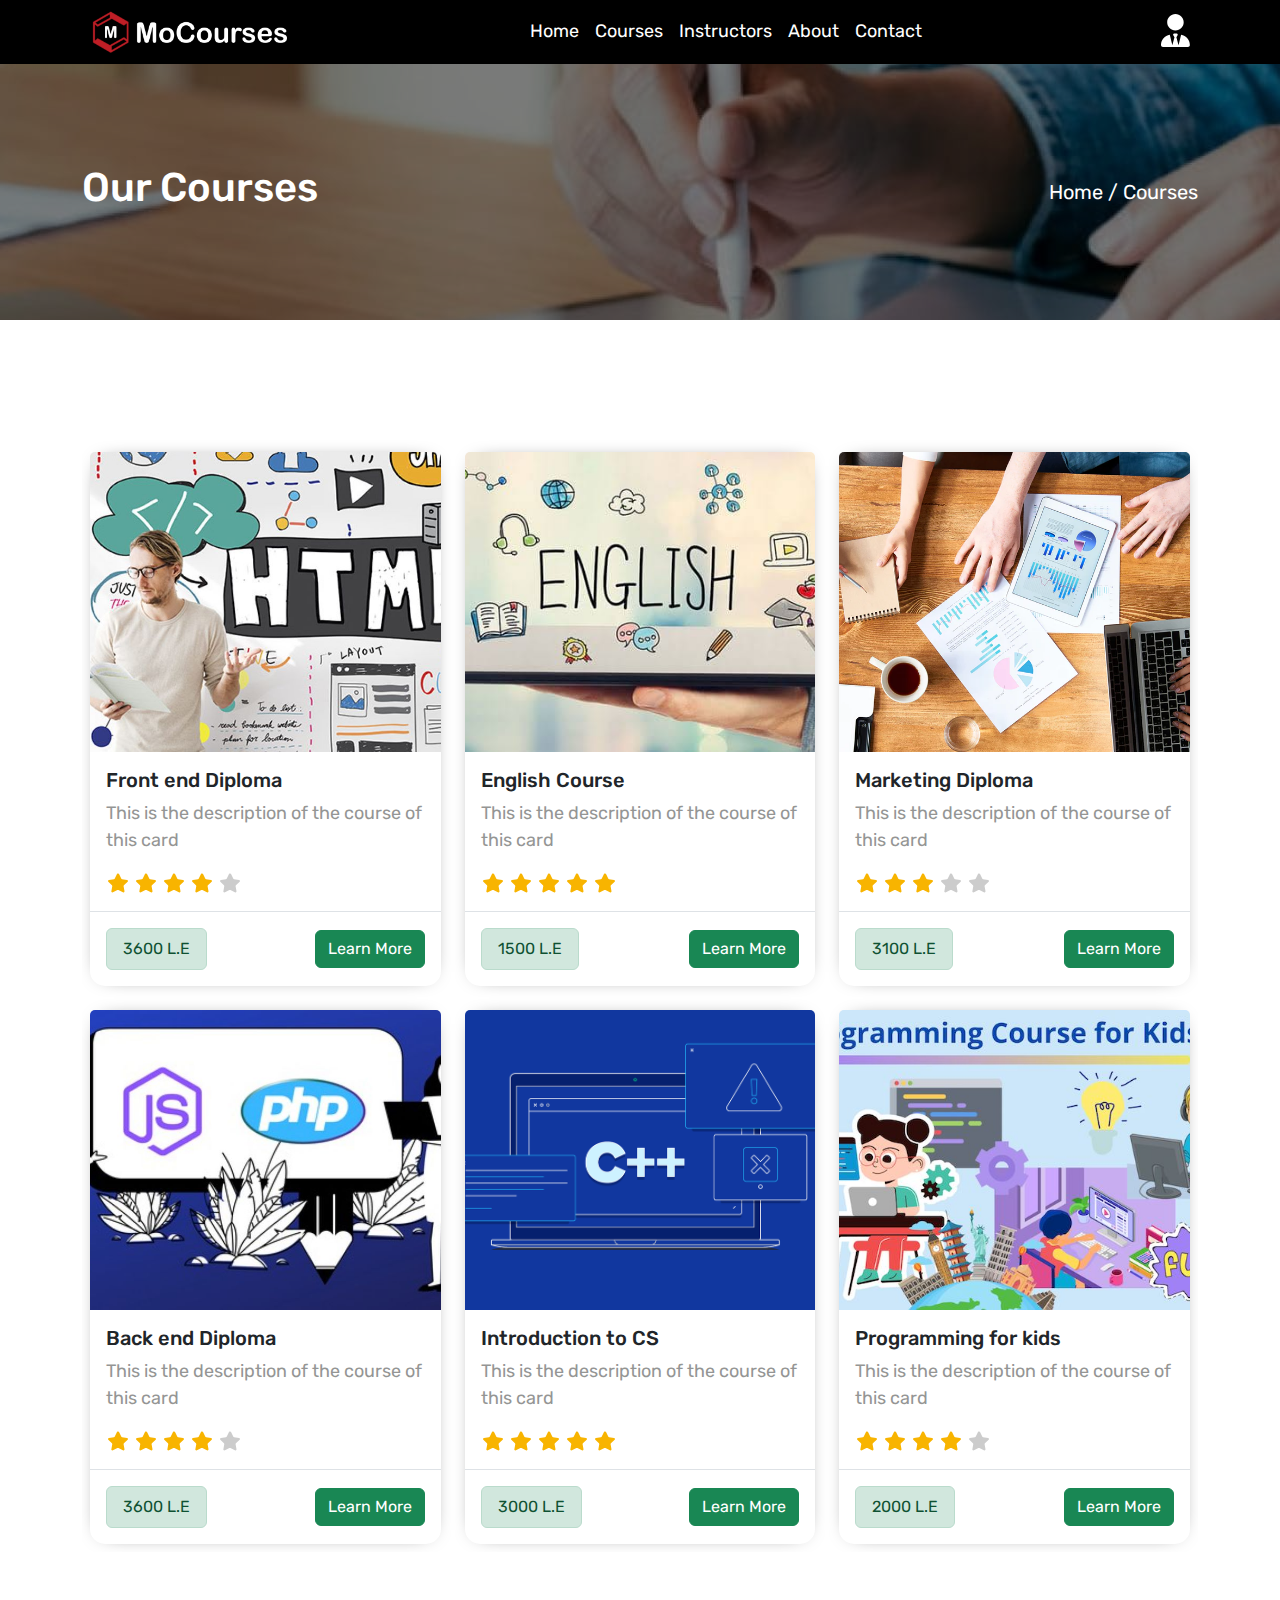
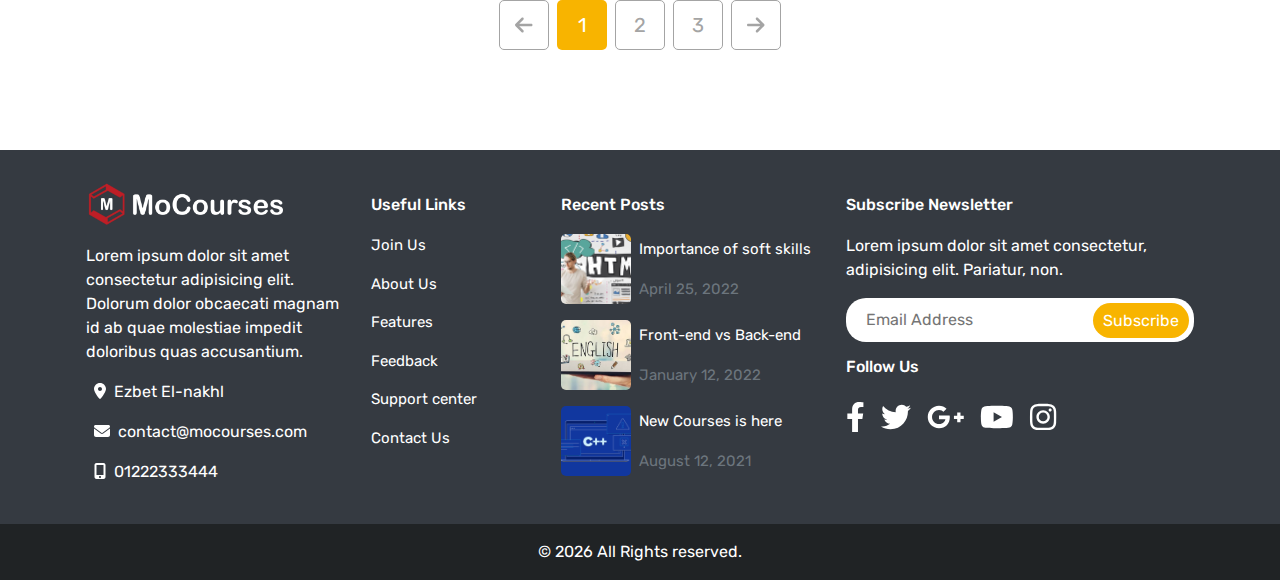
<file: courses.html>
<!DOCTYPE html>
<html lang="en">
<head>
  <meta charset="UTF-8">
  <meta http-equiv="X-UA-Compatible" content="IE=edge">
  <meta name="viewport" content="width=device-width, initial-scale=1.0">
  <title>MoCourses - Course</title>
  <link rel="icon" href="assets/images/Logo.png" type="image/x-icon"/>
  <link
    rel="stylesheet"
    href="https://cdn.jsdelivr.net/npm/swiper@8/swiper-bundle.min.css"
  />
  <link
    rel="stylesheet"
    href="https://cdnjs.cloudflare.com/ajax/libs/animate.css/4.1.1/animate.min.css"
  />
  <link rel="stylesheet" href="CSS/all.min.css">
  <link rel="stylesheet" href="CSS/bootstrap.min.css">
  <link rel="stylesheet" href="CSS/style.css">
</head>
<body>
  <!-- Nav Bar Start -->
  <nav class="top-0 w-100 bg-black">
    <div class="container">
      <div class="nav-content d-flex justify-content-between align-items-center p-2">
        <div class="logo-cont">
          <a href="index.html">
            <img src="assets/images/nav-logo.png" class="w-100" alt="MoCourses Logo">
          </a>
        </div>
        <div class="nav-items-cont">
          <ul class="nav-list list-unstyled gap-md-3 m-0">
            <li class="nav-item"><a class="site-link" href="index.html">Home</a></li>
            <li class="nav-item"><a class="site-link" href="courses.html">Courses</a></li>
            <li class="nav-item"><a class="site-link" href="instructors.html">Instructors</a></li>
            <li class="nav-item tasks-link"><a class="site-link" href="tasks.html">Tasks</a></li>
            <li class="nav-item"><a class="site-link" href="about.html">About</a></li>
            <li class="nav-item"><a class="site-link" href="contact.html">Contact</a></li>
          </ul>
        </div>
        <div class="icons d-flex align-items-center gap-4 position-relative">
          <div class="profile ft--20">
            <i class="fa-solid fa-user-tie profile-icon"></i>
            <div class="profile-cont">
              <ul class="profile-list list-unstyled m-0">
                <li class="logged-in mb-3">
                  <div class="d-flex align-items-center">
                    <i class="fa-regular fa-user me-3"></i>
                    <span class="profile-name">Moamen Sherif</span>
                  </div>
                </li>
                <li class="logged-in log-out">
                  <i class="fa-solid fa-right-from-bracket me-2"></i>
                  Log out
                </li>
                <li class="not-logged-in">
                  <a class="site-link" href="login.html">
                    <i class="fa-solid fa-arrow-right-to-bracket me-3"></i>
                    Sign in
                  </a>
                </li>
              </ul>
            </div>
          </div>
          <span class="side-nav-btn-cont align-items-center">
            <span class="side-nav-btn"></span>
          </span>
        </div>
      </div>
    </div>
  </nav>
  <!-- Nav Bar End -->

  <!-- Main Section -->
  <section class="site-sec course-main">
    <div class="container">
      <div class="main-text ft--20">
        <div class="title">
          <h1>Our Courses</h1>
        </div>
        <div class="page-details">
          <a href="index.html">Home</a> / <a href="">Courses</a>
        </div>
      </div>
    </div>
  </section>

  <section class="site-sec all-courses">
    <div class="container">
      <div class="courses bg-white">
        <div class="courses-cont row justify-content-center p-2">
          
        </div>
      </div>
      <div class="slides-naigation text-center mt-5 d-flex justify-content-center gap-2">
        <button class="navigation-btn content--center slide-prev"><i class="fa-solid fa-arrow-left"></i></button>
        <button class="navigation-btn content--center slide-next"><i class="fa-solid fa-arrow-right"></i></button>
      </div>
    </div>
  </section>
  

  <!-- Footer Start -->
  <footer class="site-sec">
    <div class="container">
      <div class="row mb-4">
        <div class="col-12 col-sm-9 col-lg-3 mb-0 mb-3 mb-md-0 px-3">
          <img src="assets/images/nav-logo.png" class="footer-logo" alt="">
          <p class="mt-3">Lorem ipsum dolor sit amet consectetur adipisicing elit. Dolorum dolor obcaecati magnam id ab quae molestiae impedit doloribus quas accusantium.</p>
          <p><i class="fa-solid fa-location-dot mx-2"></i>Ezbet El-nakhl</p>
          <p><i class="fa-solid fa-envelope mx-2"><a href=""></i>contact@mocourses.com</a></p>
          <p><i class="fa-solid fa-mobile-screen-button mx-2"></i>01222333444</p>
        </div>
        <div class="col-12 col-sm-3 col-lg-2 mb-0 mb-3 mb-md-0 px-3">
          <h6>Useful Links</h5>
          <ul class="ft--15 list-unstyled">
            <li class="footer-link mb-3"><a href="">Join Us</a></li>
            <li class="footer-link mb-3"><a href="about.html">About Us</a></li>
            <li class="footer-link mb-3"><a href="">Features</a></li>
            <li class="footer-link mb-3"><a href="">Feedback</a></li>
            <li class="footer-link mb-3"><a href="">Support center</a></li>
            <li class="footer-link mb-3"><a href="contact.html">Contact Us</a></li>
          </ul>
        </div>
        <div class="col-12 col-md-6 col-lg-3 mb-0 mb-3 mb-md-0 px-3">
          <h6>Recent Posts</h5>
          <ul class="list-unstyled ft--15">
            <li class="small-card d-flex gap-2 mb-3 text-start">
              <div class="small-card-img">
                <img src="assets/images/front-end-diploma.jpg" class="w-100 h-100" alt="">
              </div>
              <div class="small-card-text d-flex flex-column justify-content-between py-1">
                <p class="small-card-title m-0 ft--15"><a class="site-link text-white" href="">Importance of soft skills</a></p>
                <p class="small-card-price m-0 text-secondary ft--12">April 25, 2022</p>
              </div>
            </li>
            <li class="small-card d-flex gap-2 mb-3 text-start">
              <div class="small-card-img">
                <img src="assets/images/english-course.jpg" class="w-100 h-100" alt="">
              </div>
              <div class="small-card-text d-flex flex-column justify-content-between py-1">
                <p class="small-card-title m-0 ft--15"><a class="site-link text-white" href="">Front-end vs Back-end</a></p>
                <p class="small-card-price m-0 text-secondary ft--12">January 12, 2022</p>
              </div>
            </li>
            <li class="small-card d-flex gap-2 mb-3 text-start">
              <div class="small-card-img">
                <img src="assets/images/intro-to-cs-diploma.png" class="w-100 h-100" alt="">
              </div>
              <div class="small-card-text d-flex flex-column justify-content-between py-1">
                <p class="small-card-title m-0 ft--15"><a class="site-link text-white" href="">New Courses is here</a></p>
                <p class="small-card-price m-0 text-secondary ft--12">August 12, 2021</p>
              </div>
            </li>
          </ul>
        </div>
        <div class="col-12 col-md-6 col-lg-4 mb-0 mb-3 mb-md-0 px-3">
          <h6>Subscribe Newsletter</h5>
          <p class="mt-3">Lorem ipsum dolor sit amet consectetur, adipisicing elit. Pariatur, non.</p>
          <form class="position-relative">
            <input class="email-input" type="text" placeholder="Email Address">
            <input class="email-button" value="Subscribe" type="submit">
          </form>
          <h6>Follow Us</h6>
          <div class="d-flex gap-3 ft--30">
            <a href=""><i class="fa-brands fa-facebook-f"></i></a>
            <a href=""><i class="fa-brands fa-twitter"></i></a>
            <a href=""><i class="fa-brands fa-google-plus-g"></i></a>
            <a href=""><i class="fa-brands fa-youtube"></i></a>
            <a href=""><i class="fa-brands fa-instagram"></i></a>
          </div>
        </div>
      </div>
    </div>
    <div class="footer-bottom">
      <div class="container">
        <p class="text-center m-0 py-3">&#169; <span id="date"></span> All Rights reserved.</p>
      </div>
    </div>
  </footer>
  <!-- Footer End -->

  <!-- Loading Screen End -->
  <div class="loading-screen">
    <div class="position-fixed w-100 h-100">
      <div class="loading-outer-circle"></div>
      <div class="loading-inner-circle"></div>
    </div>
  </div>
  <!-- Loading Screen End -->

  <!-- Swiper JS -->
  <script src="https://cdn.jsdelivr.net/npm/swiper@8/swiper-bundle.min.js"></script>
  <!-- JQuery 3.6.3 -->
  <script src="JS/jquery-3.6.3.min.js"></script>
  <!-- Font Awesome  -->
  <script src="JS/all.min.js"></script>
  <!-- Bootstrap -->
  <script src="JS/bootstrap.bundle.min.js"></script>
  <!-- Main js fiele -->
  <script src="JS/app.js"></script>
  <!-- Course js file -->
  <script src="JS/courses.js"></script>
</body>
</html>
</file>
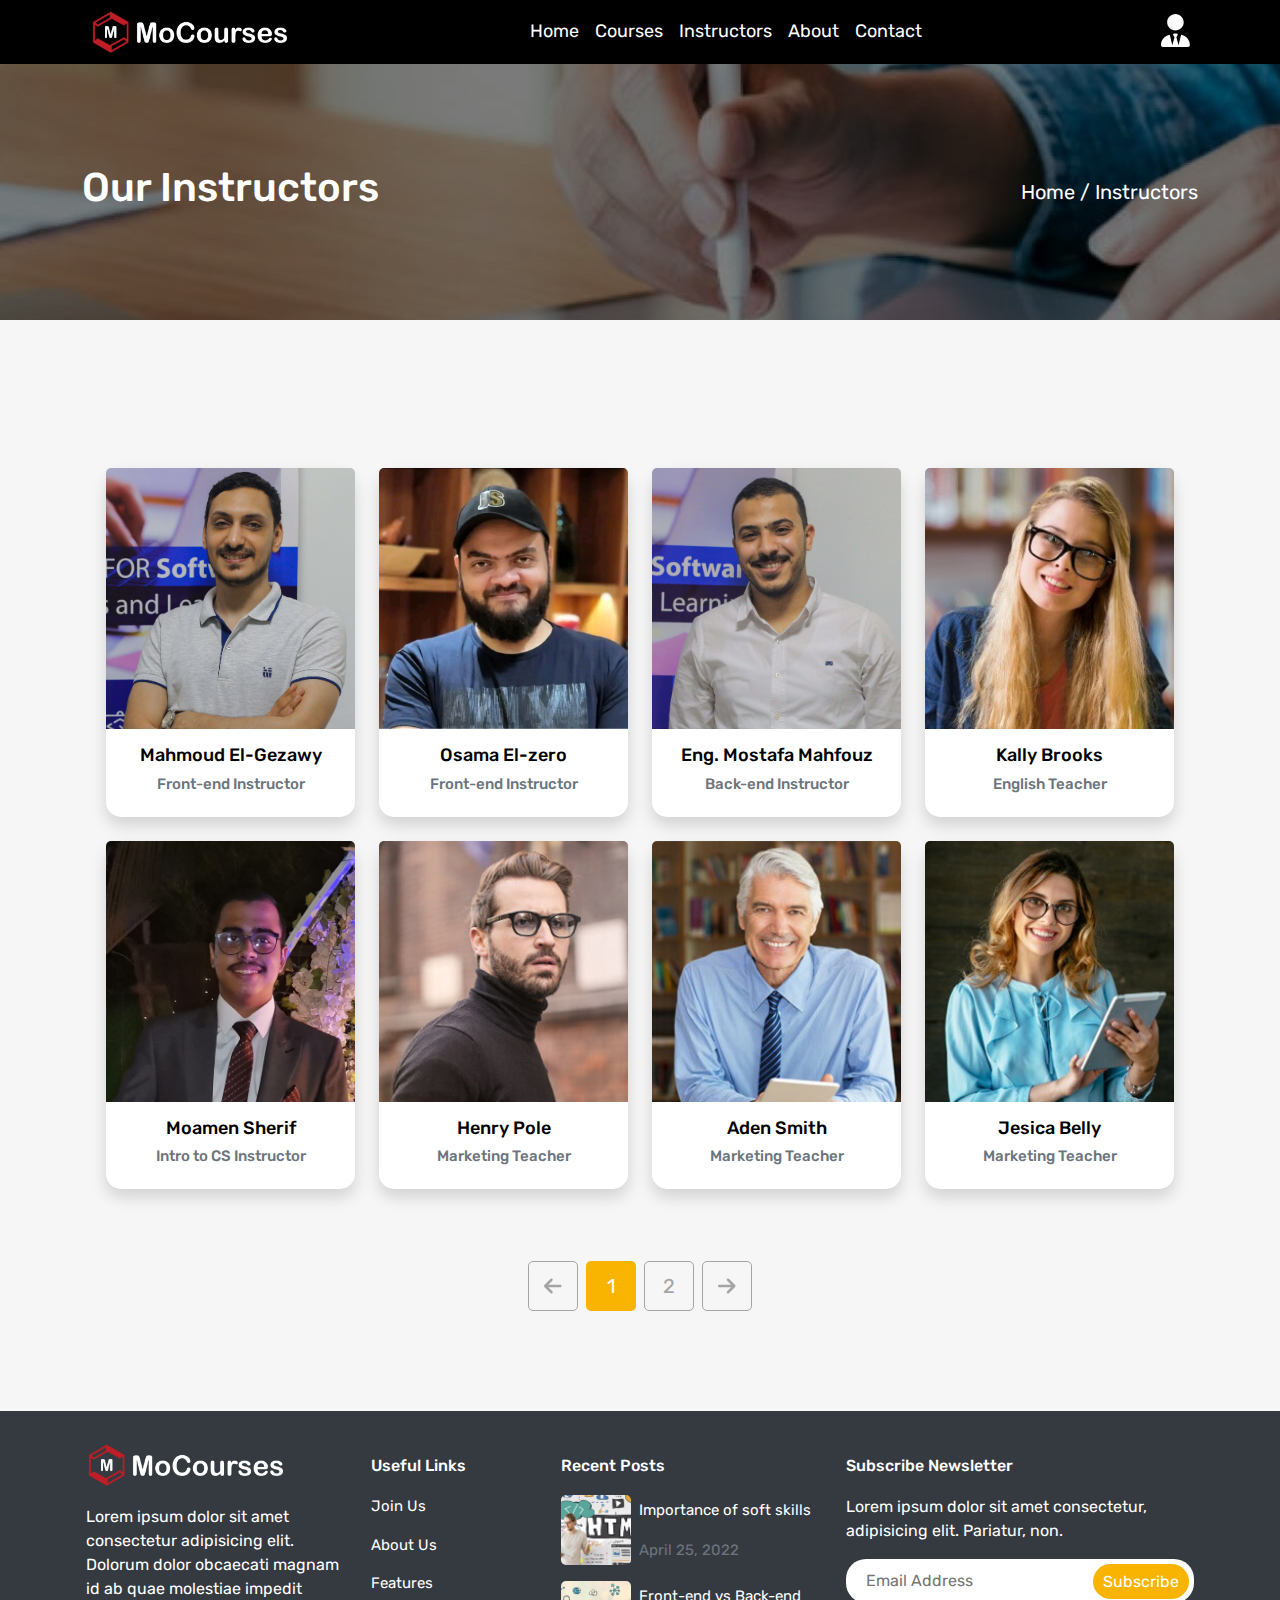
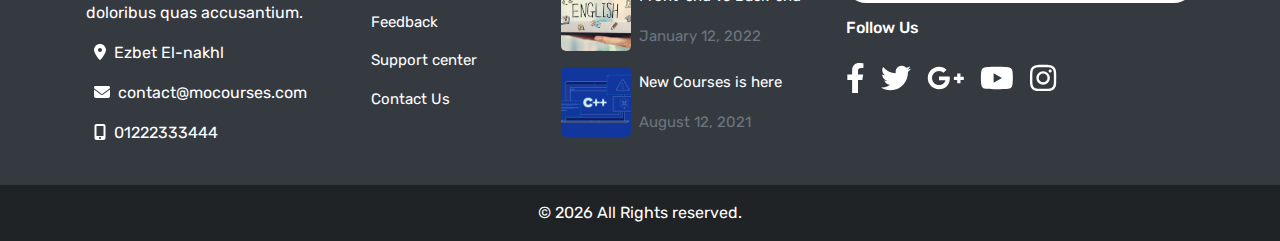
<file: instructors.html>
<!DOCTYPE html>
<html lang="en">
<head>
  <meta charset="UTF-8">
  <meta http-equiv="X-UA-Compatible" content="IE=edge">
  <meta name="viewport" content="width=device-width, initial-scale=1.0">
  <title>MoCourses - Course</title>
  <link rel="icon" href="assets/images/Logo.png" type="image/x-icon"/>
  <link
    rel="stylesheet"
    href="https://cdn.jsdelivr.net/npm/swiper@8/swiper-bundle.min.css"
  />
  <link
    rel="stylesheet"
    href="https://cdnjs.cloudflare.com/ajax/libs/animate.css/4.1.1/animate.min.css"
  />
  <link rel="stylesheet" href="CSS/all.min.css">
  <link rel="stylesheet" href="CSS/bootstrap.min.css">
  <link rel="stylesheet" href="CSS/style.css">
</head>
<body>
  <!-- Nav Bar Start -->
  <nav class="top-0 w-100 bg-black">
    <div class="container">
      <div class="nav-content d-flex justify-content-between align-items-center p-2">
        <div class="logo-cont">
          <a href="index.html">
            <img src="assets/images/nav-logo.png" class="w-100" alt="MoCourses Logo">
          </a>
        </div>
        <div class="nav-items-cont">
          <ul class="nav-list list-unstyled gap-md-3 m-0">
            <li class="nav-item"><a class="site-link" href="index.html">Home</a></li>
            <li class="nav-item"><a class="site-link" href="courses.html">Courses</a></li>
            <li class="nav-item"><a class="site-link" href="instructors.html">Instructors</a></li>
            <li class="nav-item tasks-link"><a class="site-link" href="tasks.html">Tasks</a></li>
            <li class="nav-item"><a class="site-link" href="about.html">About</a></li>
            <li class="nav-item"><a class="site-link" href="contact.html">Contact</a></li>
          </ul>
        </div>
        <div class="icons d-flex align-items-center gap-4 position-relative">
          <div class="profile ft--20">
            <i class="fa-solid fa-user-tie profile-icon"></i>
            <div class="profile-cont">
              <ul class="profile-list list-unstyled m-0">
                <li class="logged-in mb-3">
                  <div class="d-flex align-items-center">
                    <i class="fa-regular fa-user me-3"></i>
                    <span class="profile-name">Moamen Sherif</span>
                  </div>
                </li>
                <li class="logged-in log-out">
                  <i class="fa-solid fa-right-from-bracket me-2"></i>
                  Log out
                </li>
                <li class="not-logged-in">
                  <a class="site-link" href="login.html">
                    <i class="fa-solid fa-arrow-right-to-bracket me-3"></i>
                    Sign in
                  </a>
                </li>
              </ul>
            </div>
          </div>
          <span class="side-nav-btn-cont align-items-center">
            <span class="side-nav-btn"></span>
          </span>
        </div>
      </div>
    </div>
  </nav>
  <!-- Nav Bar End -->

  <!-- Main Section -->
  <section class="site-sec course-main">
    <div class="container">
      <div class="main-text ft--20">
        <div class="title">
          <h1>Our Instructors</h1>
        </div>
        <div class="page-details">
          <a href="index.html">Home</a> / <a>Instructors</a>
        </div>
      </div>
    </div>
  </section>

  <section class="site-sec instructors">
    <div class="container text-center">
      <div class="inst">
        <div class="instructors-cont row mt-4 p-4">
          
        </div>
      </div>
      <div class="slides-naigation text-center mt-5 d-flex justify-content-center gap-2">
        <button class="navigation-btn content--center slide-prev"><i class="fa-solid fa-arrow-left"></i></button>
        <button class="navigation-btn content--center slide-next"><i class="fa-solid fa-arrow-right"></i></button>
      </div>
    </div>
  </section>
  

  <!-- Footer Start -->
  <footer class="site-sec">
    <div class="container">
      <div class="row mb-4">
        <div class="col-12 col-sm-9 col-lg-3 mb-0 mb-3 mb-md-0 px-3">
          <img src="assets/images/nav-logo.png" class="footer-logo" alt="">
          <p class="mt-3">Lorem ipsum dolor sit amet consectetur adipisicing elit. Dolorum dolor obcaecati magnam id ab quae molestiae impedit doloribus quas accusantium.</p>
          <p><i class="fa-solid fa-location-dot mx-2"></i>Ezbet El-nakhl</p>
          <p><i class="fa-solid fa-envelope mx-2"><a href=""></i>contact@mocourses.com</a></p>
          <p><i class="fa-solid fa-mobile-screen-button mx-2"></i>01222333444</p>
        </div>
        <div class="col-12 col-sm-3 col-lg-2 mb-0 mb-3 mb-md-0 px-3">
          <h6>Useful Links</h5>
          <ul class="ft--15 list-unstyled">
            <li class="footer-link mb-3"><a href="">Join Us</a></li>
            <li class="footer-link mb-3"><a href="about.html">About Us</a></li>
            <li class="footer-link mb-3"><a href="">Features</a></li>
            <li class="footer-link mb-3"><a href="">Feedback</a></li>
            <li class="footer-link mb-3"><a href="">Support center</a></li>
            <li class="footer-link mb-3"><a href="contact.html">Contact Us</a></li>
          </ul>
        </div>
        <div class="col-12 col-md-6 col-lg-3 mb-0 mb-3 mb-md-0 px-3">
          <h6>Recent Posts</h5>
          <ul class="list-unstyled ft--15">
            <li class="small-card d-flex gap-2 mb-3 text-start">
              <div class="small-card-img">
                <img src="assets/images/front-end-diploma.jpg" class="w-100 h-100" alt="">
              </div>
              <div class="small-card-text d-flex flex-column justify-content-between py-1">
                <p class="small-card-title m-0 ft--15"><a class="site-link text-white" href="">Importance of soft skills</a></p>
                <p class="small-card-price m-0 text-secondary ft--12">April 25, 2022</p>
              </div>
            </li>
            <li class="small-card d-flex gap-2 mb-3 text-start">
              <div class="small-card-img">
                <img src="assets/images/english-course.jpg" class="w-100 h-100" alt="">
              </div>
              <div class="small-card-text d-flex flex-column justify-content-between py-1">
                <p class="small-card-title m-0 ft--15"><a class="site-link text-white" href="">Front-end vs Back-end</a></p>
                <p class="small-card-price m-0 text-secondary ft--12">January 12, 2022</p>
              </div>
            </li>
            <li class="small-card d-flex gap-2 mb-3 text-start">
              <div class="small-card-img">
                <img src="assets/images/intro-to-cs-diploma.png" class="w-100 h-100" alt="">
              </div>
              <div class="small-card-text d-flex flex-column justify-content-between py-1">
                <p class="small-card-title m-0 ft--15"><a class="site-link text-white" href="">New Courses is here</a></p>
                <p class="small-card-price m-0 text-secondary ft--12">August 12, 2021</p>
              </div>
            </li>
          </ul>
        </div>
        <div class="col-12 col-md-6 col-lg-4 mb-0 mb-3 mb-md-0 px-3">
          <h6>Subscribe Newsletter</h5>
          <p class="mt-3">Lorem ipsum dolor sit amet consectetur, adipisicing elit. Pariatur, non.</p>
          <form class="position-relative">
            <input class="email-input" type="text" placeholder="Email Address">
            <input class="email-button" value="Subscribe" type="submit">
          </form>
          <h6>Follow Us</h6>
          <div class="d-flex gap-3 ft--30">
            <a href=""><i class="fa-brands fa-facebook-f"></i></a>
            <a href=""><i class="fa-brands fa-twitter"></i></a>
            <a href=""><i class="fa-brands fa-google-plus-g"></i></a>
            <a href=""><i class="fa-brands fa-youtube"></i></a>
            <a href=""><i class="fa-brands fa-instagram"></i></a>
          </div>
        </div>
      </div>
    </div>
    <div class="footer-bottom">
      <div class="container">
        <p class="text-center m-0 py-3">&#169; <span id="date"></span> All Rights reserved.</p>
      </div>
    </div>
  </footer>
  <!-- Footer End -->

  <!-- Loading Screen End -->
  <div class="loading-screen">
    <div class="position-fixed w-100 h-100">
      <div class="loading-outer-circle"></div>
      <div class="loading-inner-circle"></div>
    </div>
  </div>
  <!-- Loading Screen End -->

  <!-- Swiper JS -->
  <script src="https://cdn.jsdelivr.net/npm/swiper@8/swiper-bundle.min.js"></script>
  <!-- JQuery 3.6.3 -->
  <script src="JS/jquery-3.6.3.min.js"></script>
  <!-- Font Awesome  -->
  <script src="JS/all.min.js"></script>
  <!-- Bootstrap -->
  <script src="JS/bootstrap.bundle.min.js"></script>
  <!-- Main js fiele -->
  <script src="JS/app.js"></script>
  <!-- Course js file -->
  <script src="JS/instructors.js"></script>
</body>
</html>
</file>
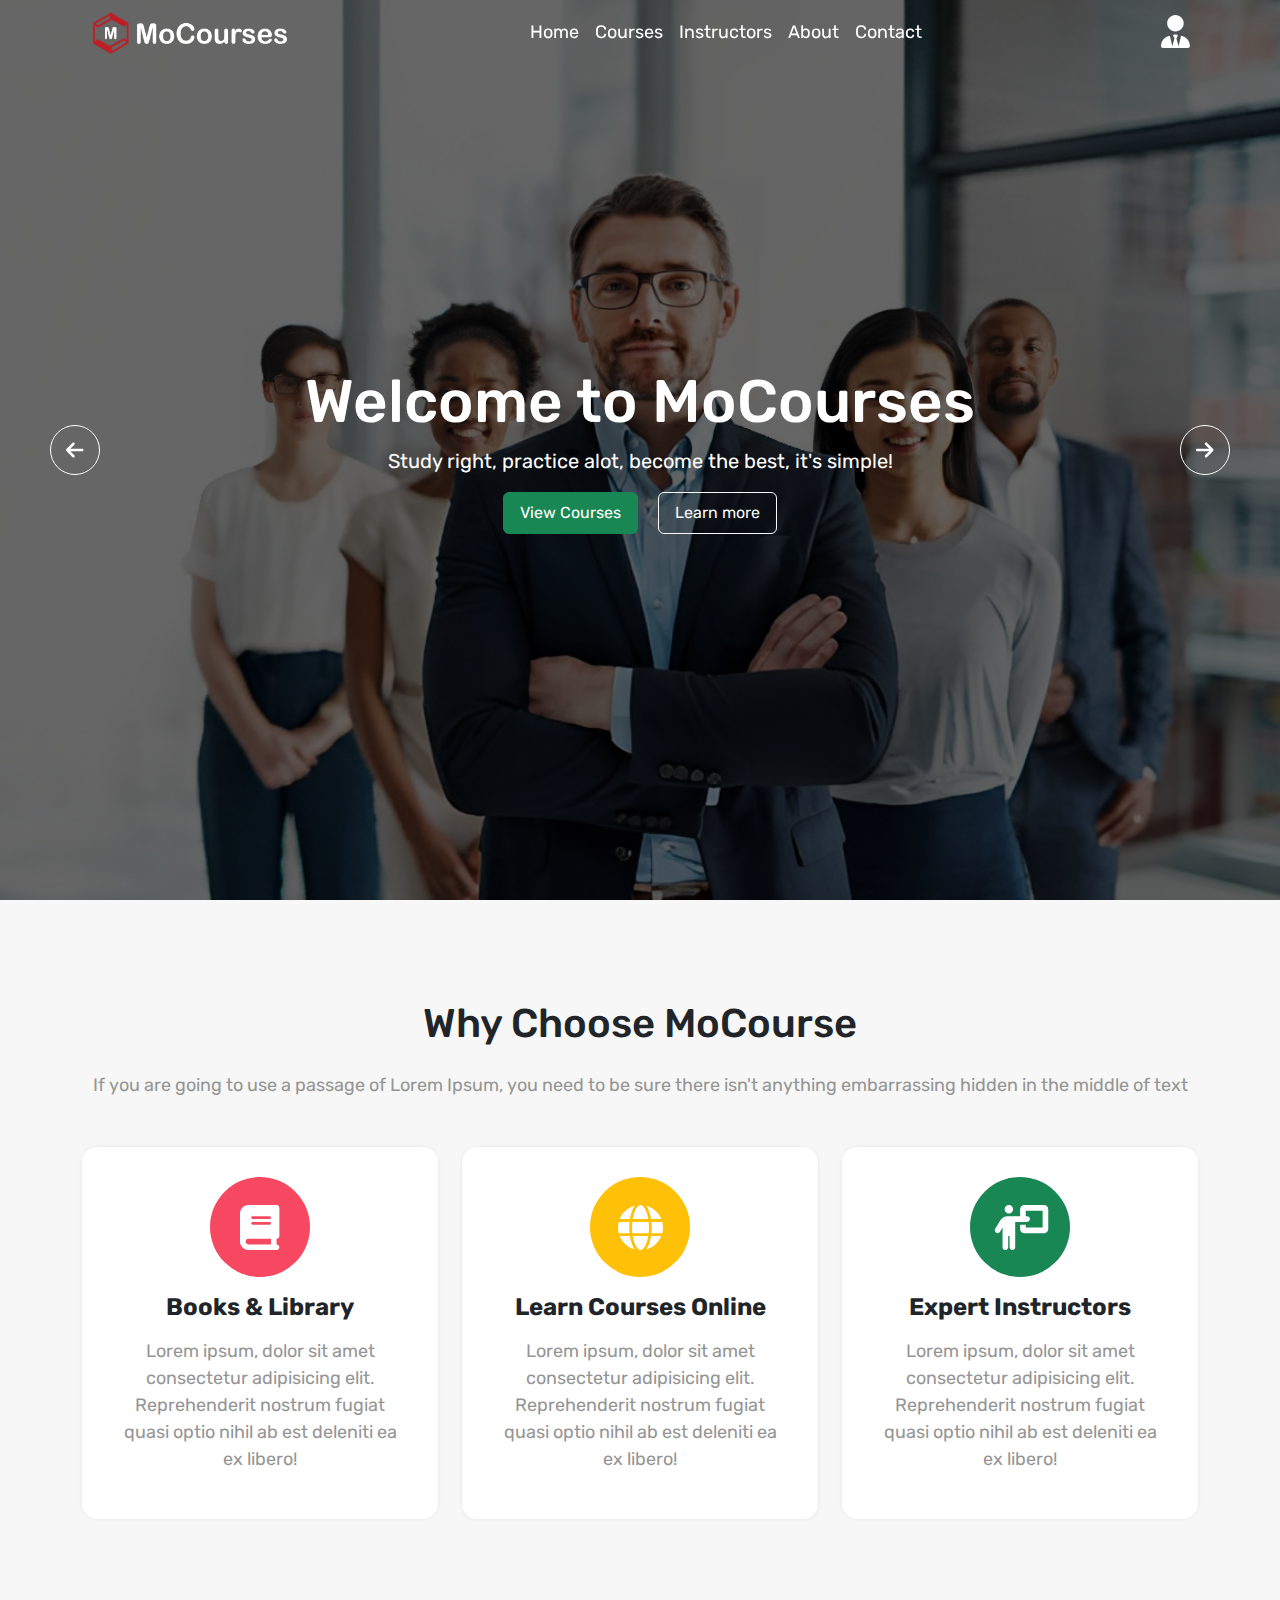
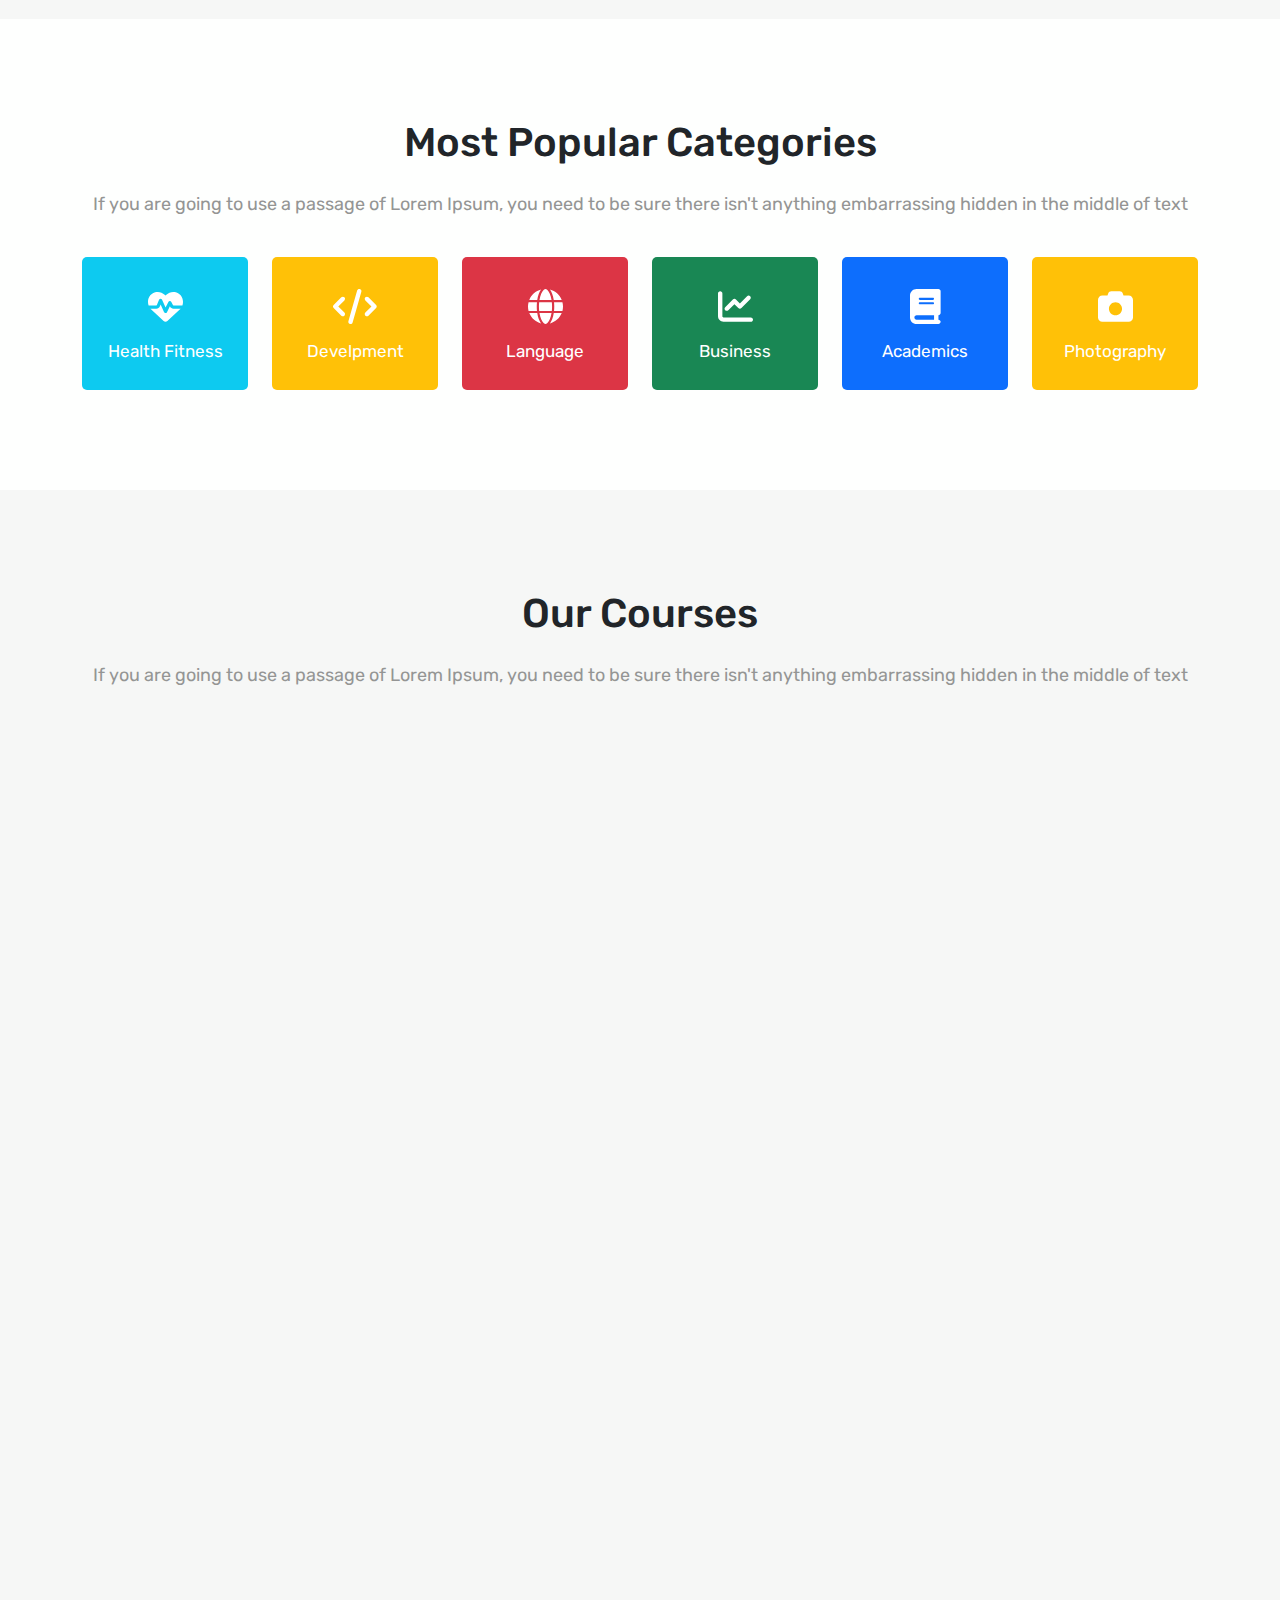
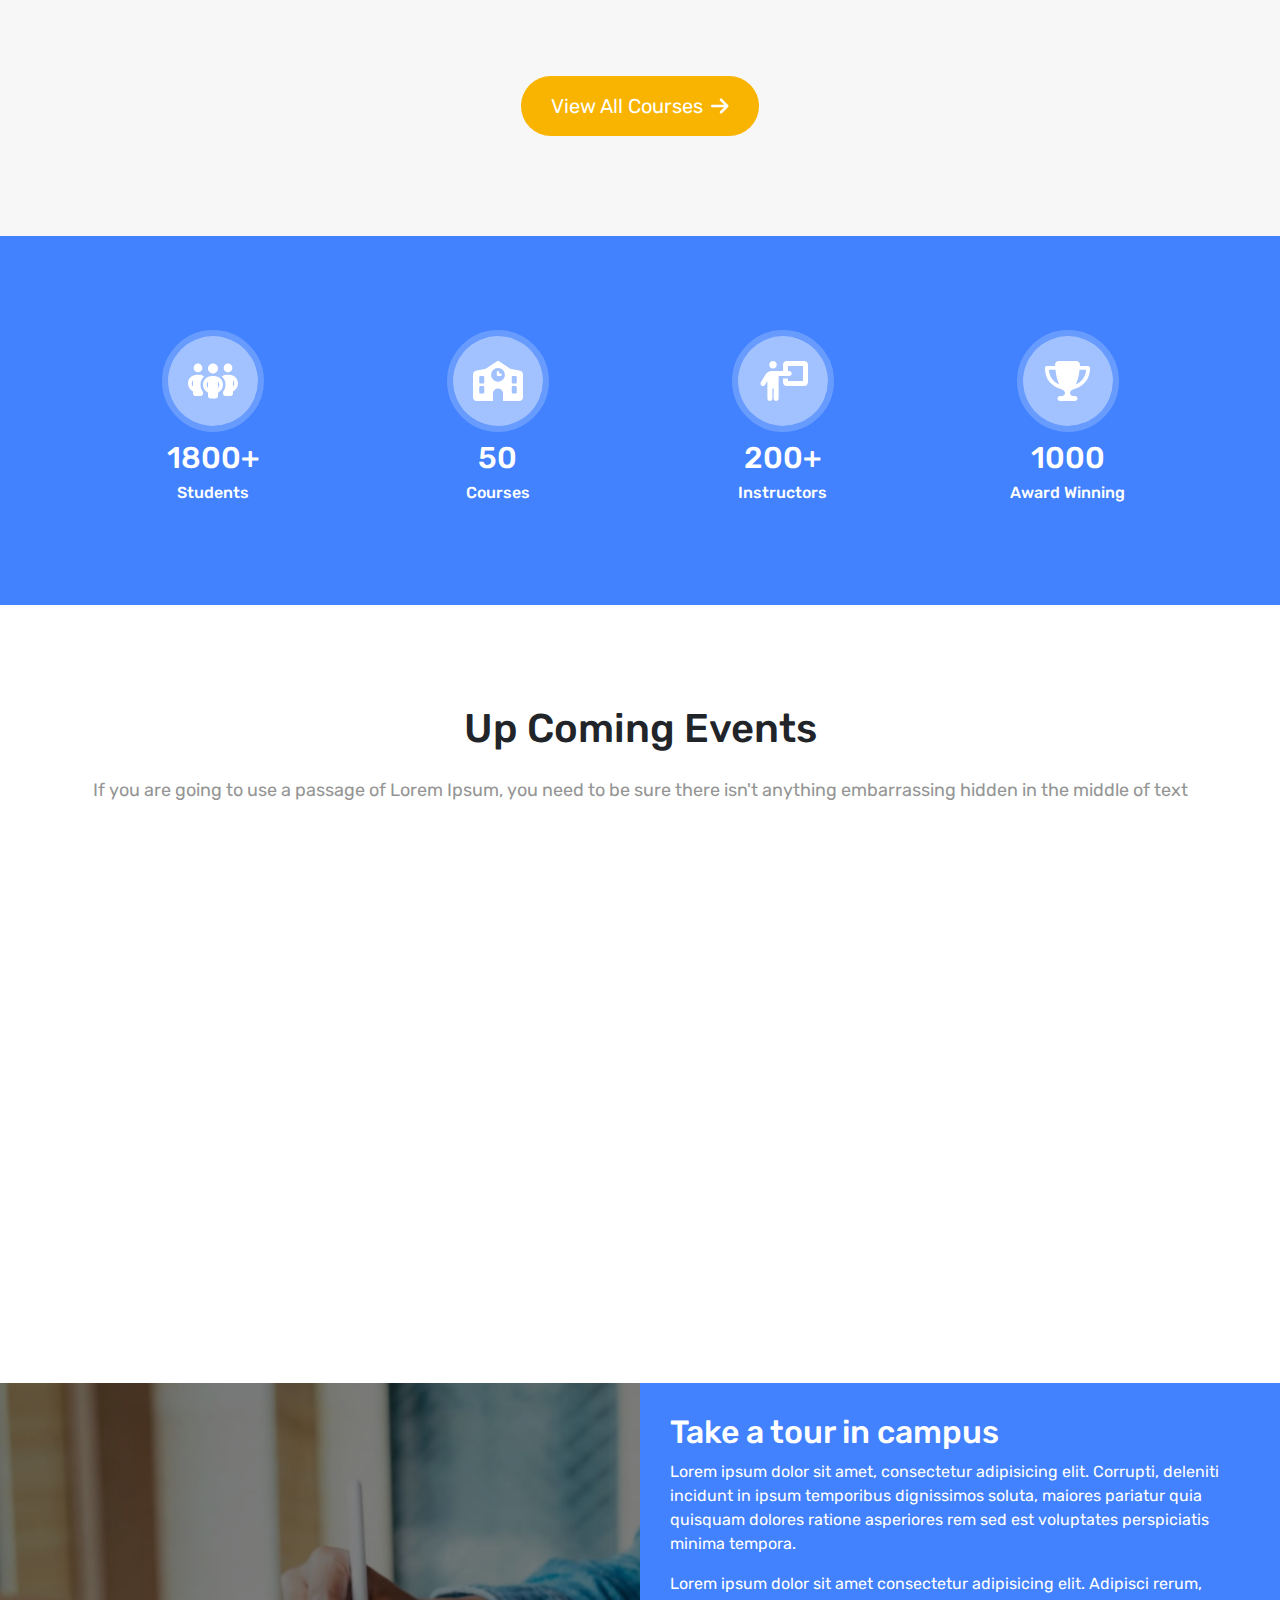
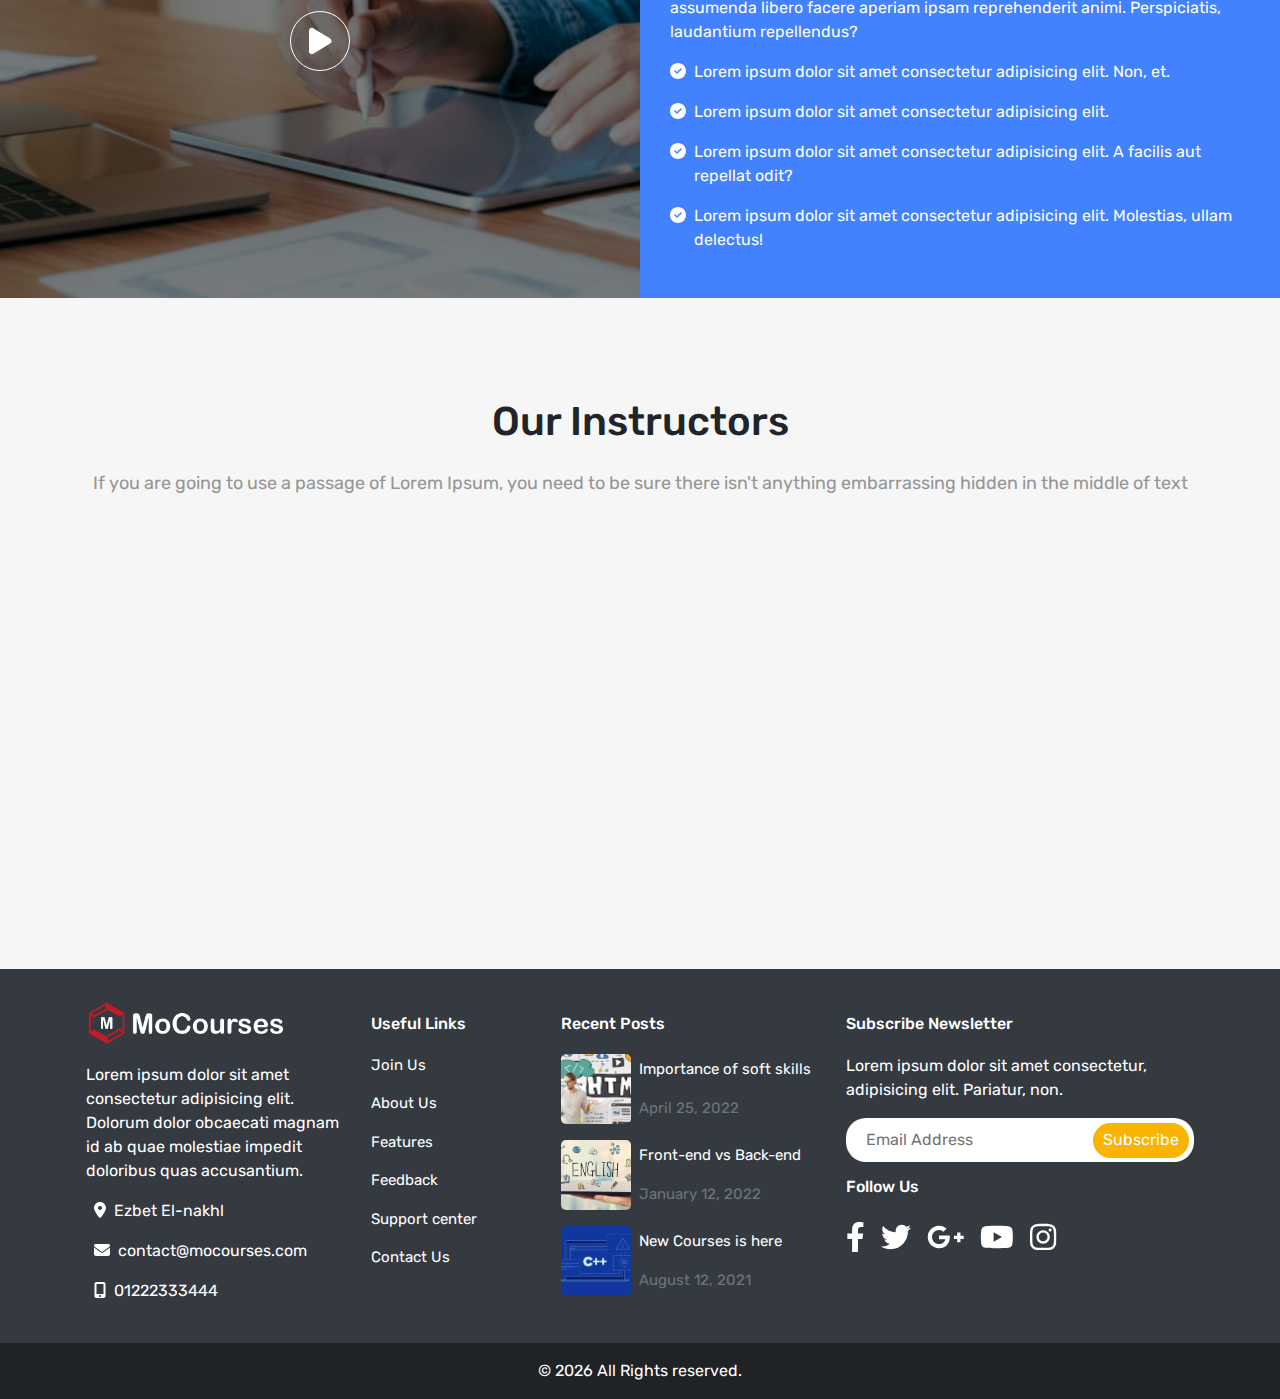
<file: single-course.html>
<!DOCTYPE html>
<html lang="en">
<head>
  <meta charset="UTF-8">
  <meta http-equiv="X-UA-Compatible" content="IE=edge">
  <meta name="viewport" content="width=device-width, initial-scale=1.0">
  <title>MoCourses - Course</title>
  <link rel="icon" href="assets/images/Logo.png" type="image/x-icon"/>
  <link
    rel="stylesheet"
    href="https://cdn.jsdelivr.net/npm/swiper@8/swiper-bundle.min.css"
  />
  <link
    rel="stylesheet"
    href="https://cdnjs.cloudflare.com/ajax/libs/animate.css/4.1.1/animate.min.css"
  />
  <link rel="stylesheet" href="CSS/all.min.css">
  <link rel="stylesheet" href="CSS/bootstrap.min.css">
  <link rel="stylesheet" href="CSS/style.css">
</head>
<body>
  <!-- Nav Bar Start -->
  <nav class="top-0 w-100 bg-black">
    <div class="container">
      <div class="nav-content d-flex justify-content-between align-items-center p-2">
        <div class="logo-cont">
          <a href="index.html">
            <img src="assets/images/nav-logo.png" class="w-100" alt="MoCourses Logo">
          </a>
        </div>
        <div class="nav-items-cont">
          <ul class="nav-list list-unstyled gap-md-3 m-0">
            <li class="nav-item"><a class="site-link" href="index.html">Home</a></li>
            <li class="nav-item"><a class="site-link" href="courses.html">Courses</a></li>
            <li class="nav-item"><a class="site-link" href="instructors.html">Instructors</a></li>
            <li class="nav-item tasks-link"><a class="site-link" href="tasks.html">Tasks</a></li>
            <li class="nav-item"><a class="site-link" href="about.html">About</a></li>
            <li class="nav-item"><a class="site-link" href="contact.html">Contact</a></li>
          </ul>
        </div>
        <div class="icons d-flex align-items-center gap-4 position-relative">
          <div class="profile ft--20">
            <i class="fa-solid fa-user-tie profile-icon"></i>
            <div class="profile-cont">
              <ul class="profile-list list-unstyled m-0">
                <li class="logged-in mb-3">
                  <div class="d-flex align-items-center">
                    <i class="fa-regular fa-user me-3"></i>
                    <span class="profile-name">Moamen Sherif</span>
                  </div>
                </li>
                <li class="logged-in log-out">
                  <i class="fa-solid fa-right-from-bracket me-2"></i>
                  Log out
                </li>
                <li class="not-logged-in">
                  <a class="site-link" href="login.html">
                    <i class="fa-solid fa-arrow-right-to-bracket me-3"></i>
                    Sign in
                  </a>
                </li>
              </ul>
            </div>
          </div>
          <span class="side-nav-btn-cont align-items-center">
            <span class="side-nav-btn"></span>
          </span>
        </div>
      </div>
    </div>
  </nav>
  <!-- Nav Bar End -->

  <!-- Main Section -->
  <section class="site-sec course-main">
    <div class="container">
      <div class="main-text ft--20">
        <div class="title">
          <h1>Course Detail</h1>
        </div>
        <div class="page-details">
          <a href="index.html">Home</a> / <a>Course Detail</a>
        </div>
      </div>
    </div>
  </section>

  <section class="site-sec course-details">
    <div class="container">
      <div class="single-course row">
        <!-- Single Course Details -->
        <div class="course-cont col-12 col-lg-9 mb-5 mb-lg-0">
          <div class="single-course-image position-relative">
            <img src="assets/images/front-end-diploma.jpg" class="card-img-top w-100" alt="...">
            <div class="position-absolute bottom-0 p-3 d-flex w-100 justify-content-between align-items-center">
              <div class="alert alert-success py-2 px-3 m-0"><span class="fw-bold">Price:</span> 3600 L.E</div>
              <div>
                <button class="btn btn-warning py-2 px-3">Get Enroll</button>
              </div>
            </div>
          </div>
          <div class="single-course-content mb-4">
            <h4 class="single-course-title"></h4>
            <hr>
            <div class="single-course-details">
              <div class="row">
                <div class="col-6 col-md-4 detail">
                  <div class="d-flex gap-2 mb-2 text-start align-items-center">
                    <div class="single-course-instructor-img d-none d-sm-block">
                      <img src="" class="w-100 h-100" alt="">
                    </div>
                    <div class="single-course-text d-flex flex-column justify-content-between">
                      <p class="m-0 fw-bolder">Instructor</p>
                      <p class="single-course-instructor m-0">
                        <a class="text-decoration-none text-black" href=""></a>
                      </p>
                    </div>
                  </div>
                </div>
                <div class="col-6 col-md-3 detail">
                  <div class="single-course-text d-flex flex-column justify-content-between">
                    <p class="m-0 fw-bolder">Categories</p>
                    <p class="single-course-categories m-0"></p>
                    </p>
                  </div>
                </div>
                <div class="col-6 col-md-2 detail">
                  <div class="single-course-students">
                    <div class="single-course-text d-flex flex-column justify-content-between">
                      <p class="m-0 fw-bolder">Students</p>
                      <p class="single-course-stud-num m-0"></p>
                    </div>
                  </div>
                </div>
                <div class="col-6 col-md-3 detail">
                  <div class="single-course-review">
                    <div class="single-course-text d-flex flex-column justify-content-between">
                      <p class="m-0 fw-bolder">Review</p>
                      <div class="rate">
                        <svg class="star" xmlns="http://www.w3.org/2000/svg" width="16" height="16" viewBox="0 0 24 24"><path d="M15.9199,11.8203 C15.6599,12.0703 15.5399,12.4393 15.6009,12.7903 L16.4899,17.7103 C16.5609,18.1303 16.3909,18.5493 16.0399,18.7903 C15.6999,19.0403 15.2499,19.0703 14.8699,18.8703 L10.4409,16.5603 C10.2799,16.4803 10.1099,16.4293 9.9409,16.4293 L9.6699,16.4293 C9.5699,16.4393 9.4809,16.4803 9.3999,16.5193 L4.9699,18.8403 C4.7499,18.9503 4.4999,18.9903 4.2599,18.9503 C3.6599,18.8303 3.2709,18.2693 3.3699,17.6793 L4.2599,12.7593 C4.3199,12.4003 4.1999,12.0403 3.9409,11.7803 L0.3299,8.2803 C0.0299,7.9803 -0.0801,7.5493 0.0609,7.1503 C0.1909,6.7593 0.5299,6.4693 0.9499,6.4003 L5.9199,5.6793 C6.2999,5.6393 6.6299,5.4103 6.7999,5.0703 L8.9899,0.5803 C9.0399,0.4803 9.1099,0.3893 9.1909,0.3103 L9.2799,0.2403 C9.3199,0.1893 9.3799,0.1503 9.4409,0.1103 L9.5499,0.0703 L9.7199,0.0003 L10.1409,0.0003 C10.5209,0.0403 10.8509,0.2693 11.0209,0.5993 L13.2399,5.0703 C13.3999,5.4003 13.7099,5.6203 14.0699,5.6793 L19.0399,6.4003 C19.4599,6.4603 19.8109,6.7503 19.9499,7.1503 C20.0799,7.5493 19.9699,7.9903 19.6599,8.2803 L15.9199,11.8203 Z" transform="translate(2 2.5)"/></svg>
                        <svg class="star" xmlns="http://www.w3.org/2000/svg" width="16" height="16" viewBox="0 0 24 24"><path d="M15.9199,11.8203 C15.6599,12.0703 15.5399,12.4393 15.6009,12.7903 L16.4899,17.7103 C16.5609,18.1303 16.3909,18.5493 16.0399,18.7903 C15.6999,19.0403 15.2499,19.0703 14.8699,18.8703 L10.4409,16.5603 C10.2799,16.4803 10.1099,16.4293 9.9409,16.4293 L9.6699,16.4293 C9.5699,16.4393 9.4809,16.4803 9.3999,16.5193 L4.9699,18.8403 C4.7499,18.9503 4.4999,18.9903 4.2599,18.9503 C3.6599,18.8303 3.2709,18.2693 3.3699,17.6793 L4.2599,12.7593 C4.3199,12.4003 4.1999,12.0403 3.9409,11.7803 L0.3299,8.2803 C0.0299,7.9803 -0.0801,7.5493 0.0609,7.1503 C0.1909,6.7593 0.5299,6.4693 0.9499,6.4003 L5.9199,5.6793 C6.2999,5.6393 6.6299,5.4103 6.7999,5.0703 L8.9899,0.5803 C9.0399,0.4803 9.1099,0.3893 9.1909,0.3103 L9.2799,0.2403 C9.3199,0.1893 9.3799,0.1503 9.4409,0.1103 L9.5499,0.0703 L9.7199,0.0003 L10.1409,0.0003 C10.5209,0.0403 10.8509,0.2693 11.0209,0.5993 L13.2399,5.0703 C13.3999,5.4003 13.7099,5.6203 14.0699,5.6793 L19.0399,6.4003 C19.4599,6.4603 19.8109,6.7503 19.9499,7.1503 C20.0799,7.5493 19.9699,7.9903 19.6599,8.2803 L15.9199,11.8203 Z" transform="translate(2 2.5)"/></svg>
                        <svg class="star" xmlns="http://www.w3.org/2000/svg" width="16" height="16" viewBox="0 0 24 24"><path d="M15.9199,11.8203 C15.6599,12.0703 15.5399,12.4393 15.6009,12.7903 L16.4899,17.7103 C16.5609,18.1303 16.3909,18.5493 16.0399,18.7903 C15.6999,19.0403 15.2499,19.0703 14.8699,18.8703 L10.4409,16.5603 C10.2799,16.4803 10.1099,16.4293 9.9409,16.4293 L9.6699,16.4293 C9.5699,16.4393 9.4809,16.4803 9.3999,16.5193 L4.9699,18.8403 C4.7499,18.9503 4.4999,18.9903 4.2599,18.9503 C3.6599,18.8303 3.2709,18.2693 3.3699,17.6793 L4.2599,12.7593 C4.3199,12.4003 4.1999,12.0403 3.9409,11.7803 L0.3299,8.2803 C0.0299,7.9803 -0.0801,7.5493 0.0609,7.1503 C0.1909,6.7593 0.5299,6.4693 0.9499,6.4003 L5.9199,5.6793 C6.2999,5.6393 6.6299,5.4103 6.7999,5.0703 L8.9899,0.5803 C9.0399,0.4803 9.1099,0.3893 9.1909,0.3103 L9.2799,0.2403 C9.3199,0.1893 9.3799,0.1503 9.4409,0.1103 L9.5499,0.0703 L9.7199,0.0003 L10.1409,0.0003 C10.5209,0.0403 10.8509,0.2693 11.0209,0.5993 L13.2399,5.0703 C13.3999,5.4003 13.7099,5.6203 14.0699,5.6793 L19.0399,6.4003 C19.4599,6.4603 19.8109,6.7503 19.9499,7.1503 C20.0799,7.5493 19.9699,7.9903 19.6599,8.2803 L15.9199,11.8203 Z" transform="translate(2 2.5)"/></svg>
                        <svg class="star" xmlns="http://www.w3.org/2000/svg" width="16" height="16" viewBox="0 0 24 24"><path d="M15.9199,11.8203 C15.6599,12.0703 15.5399,12.4393 15.6009,12.7903 L16.4899,17.7103 C16.5609,18.1303 16.3909,18.5493 16.0399,18.7903 C15.6999,19.0403 15.2499,19.0703 14.8699,18.8703 L10.4409,16.5603 C10.2799,16.4803 10.1099,16.4293 9.9409,16.4293 L9.6699,16.4293 C9.5699,16.4393 9.4809,16.4803 9.3999,16.5193 L4.9699,18.8403 C4.7499,18.9503 4.4999,18.9903 4.2599,18.9503 C3.6599,18.8303 3.2709,18.2693 3.3699,17.6793 L4.2599,12.7593 C4.3199,12.4003 4.1999,12.0403 3.9409,11.7803 L0.3299,8.2803 C0.0299,7.9803 -0.0801,7.5493 0.0609,7.1503 C0.1909,6.7593 0.5299,6.4693 0.9499,6.4003 L5.9199,5.6793 C6.2999,5.6393 6.6299,5.4103 6.7999,5.0703 L8.9899,0.5803 C9.0399,0.4803 9.1099,0.3893 9.1909,0.3103 L9.2799,0.2403 C9.3199,0.1893 9.3799,0.1503 9.4409,0.1103 L9.5499,0.0703 L9.7199,0.0003 L10.1409,0.0003 C10.5209,0.0403 10.8509,0.2693 11.0209,0.5993 L13.2399,5.0703 C13.3999,5.4003 13.7099,5.6203 14.0699,5.6793 L19.0399,6.4003 C19.4599,6.4603 19.8109,6.7503 19.9499,7.1503 C20.0799,7.5493 19.9699,7.9903 19.6599,8.2803 L15.9199,11.8203 Z" transform="translate(2 2.5)"/></svg>
                        <svg class="star" xmlns="http://www.w3.org/2000/svg" width="16" height="16" viewBox="0 0 24 24"><path d="M15.9199,11.8203 C15.6599,12.0703 15.5399,12.4393 15.6009,12.7903 L16.4899,17.7103 C16.5609,18.1303 16.3909,18.5493 16.0399,18.7903 C15.6999,19.0403 15.2499,19.0703 14.8699,18.8703 L10.4409,16.5603 C10.2799,16.4803 10.1099,16.4293 9.9409,16.4293 L9.6699,16.4293 C9.5699,16.4393 9.4809,16.4803 9.3999,16.5193 L4.9699,18.8403 C4.7499,18.9503 4.4999,18.9903 4.2599,18.9503 C3.6599,18.8303 3.2709,18.2693 3.3699,17.6793 L4.2599,12.7593 C4.3199,12.4003 4.1999,12.0403 3.9409,11.7803 L0.3299,8.2803 C0.0299,7.9803 -0.0801,7.5493 0.0609,7.1503 C0.1909,6.7593 0.5299,6.4693 0.9499,6.4003 L5.9199,5.6793 C6.2999,5.6393 6.6299,5.4103 6.7999,5.0703 L8.9899,0.5803 C9.0399,0.4803 9.1099,0.3893 9.1909,0.3103 L9.2799,0.2403 C9.3199,0.1893 9.3799,0.1503 9.4409,0.1103 L9.5499,0.0703 L9.7199,0.0003 L10.1409,0.0003 C10.5209,0.0403 10.8509,0.2693 11.0209,0.5993 L13.2399,5.0703 C13.3999,5.4003 13.7099,5.6203 14.0699,5.6793 L19.0399,6.4003 C19.4599,6.4603 19.8109,6.7503 19.9499,7.1503 C20.0799,7.5493 19.9699,7.9903 19.6599,8.2803 L15.9199,11.8203 Z" transform="translate(2 2.5)"/></svg>
                      </div>
                    </div>
                  </div>
                </div>
              </div>
            </div>
          </div>
          <div class="single-course-overview mb-4">
            <h5 class="border-bottom border-warning border-3 d-inline-block px-2 py-2 mb-3">Overview</h5>
            <p class="overview-text">Lorem ipsum dolor sit amet consectetur adipisicing elit. Voluptatem expedita recusandae architecto officia pariatur exercitationem est, illo quia perspiciatis quam non magnam facilis aut sit corrupti maiores. Harum sit consectetur, vel dolor tempora est repudiandae dicta possimus deleniti odit enim sint corporis error illo molestiae sequi in at dolorem aut nostrum velit! Dolore ipsa rerum facere voluptate beatae in? Ipsum optio consectetur dignissimos cupiditate praesentium, debitis, ipsam vel nesciunt similique eligendi corrupti totam ex hic voluptatem repellendus libero quos assumenda perferendis numquam fuga! Ullam optio aliquam sint nihil repellendus neque itaque unde consequuntur, doloribus ea, aut rem, ducimus magnam suscipit.</p>
          </div>
          <div class="related-courses">
            <h5>Related Courses</h5>
            <div class="courses-cont row justify-content-center">
              <div class="col-12 col-md-6 mt-4">
                <div class="card course-card border-0">
                  <img src="assets/images/marketing.jpg" class="card-img-top" alt="...">
                  <div class="card-body">
                    <h5 class="card-title">Marketing Diploma</h5>
                    <p class="card-text description-text">This is the description of the course of this card</p>
                    <div class="rate">
                      <svg class="star" xmlns="http://www.w3.org/2000/svg" width="24" height="24" viewBox="0 0 24 24"><path d="M15.9199,11.8203 C15.6599,12.0703 15.5399,12.4393 15.6009,12.7903 L16.4899,17.7103 C16.5609,18.1303 16.3909,18.5493 16.0399,18.7903 C15.6999,19.0403 15.2499,19.0703 14.8699,18.8703 L10.4409,16.5603 C10.2799,16.4803 10.1099,16.4293 9.9409,16.4293 L9.6699,16.4293 C9.5699,16.4393 9.4809,16.4803 9.3999,16.5193 L4.9699,18.8403 C4.7499,18.9503 4.4999,18.9903 4.2599,18.9503 C3.6599,18.8303 3.2709,18.2693 3.3699,17.6793 L4.2599,12.7593 C4.3199,12.4003 4.1999,12.0403 3.9409,11.7803 L0.3299,8.2803 C0.0299,7.9803 -0.0801,7.5493 0.0609,7.1503 C0.1909,6.7593 0.5299,6.4693 0.9499,6.4003 L5.9199,5.6793 C6.2999,5.6393 6.6299,5.4103 6.7999,5.0703 L8.9899,0.5803 C9.0399,0.4803 9.1099,0.3893 9.1909,0.3103 L9.2799,0.2403 C9.3199,0.1893 9.3799,0.1503 9.4409,0.1103 L9.5499,0.0703 L9.7199,0.0003 L10.1409,0.0003 C10.5209,0.0403 10.8509,0.2693 11.0209,0.5993 L13.2399,5.0703 C13.3999,5.4003 13.7099,5.6203 14.0699,5.6793 L19.0399,6.4003 C19.4599,6.4603 19.8109,6.7503 19.9499,7.1503 C20.0799,7.5493 19.9699,7.9903 19.6599,8.2803 L15.9199,11.8203 Z" transform="translate(2 2.5)"/></svg>
                      <svg class="star" xmlns="http://www.w3.org/2000/svg" width="24" height="24" viewBox="0 0 24 24"><path d="M15.9199,11.8203 C15.6599,12.0703 15.5399,12.4393 15.6009,12.7903 L16.4899,17.7103 C16.5609,18.1303 16.3909,18.5493 16.0399,18.7903 C15.6999,19.0403 15.2499,19.0703 14.8699,18.8703 L10.4409,16.5603 C10.2799,16.4803 10.1099,16.4293 9.9409,16.4293 L9.6699,16.4293 C9.5699,16.4393 9.4809,16.4803 9.3999,16.5193 L4.9699,18.8403 C4.7499,18.9503 4.4999,18.9903 4.2599,18.9503 C3.6599,18.8303 3.2709,18.2693 3.3699,17.6793 L4.2599,12.7593 C4.3199,12.4003 4.1999,12.0403 3.9409,11.7803 L0.3299,8.2803 C0.0299,7.9803 -0.0801,7.5493 0.0609,7.1503 C0.1909,6.7593 0.5299,6.4693 0.9499,6.4003 L5.9199,5.6793 C6.2999,5.6393 6.6299,5.4103 6.7999,5.0703 L8.9899,0.5803 C9.0399,0.4803 9.1099,0.3893 9.1909,0.3103 L9.2799,0.2403 C9.3199,0.1893 9.3799,0.1503 9.4409,0.1103 L9.5499,0.0703 L9.7199,0.0003 L10.1409,0.0003 C10.5209,0.0403 10.8509,0.2693 11.0209,0.5993 L13.2399,5.0703 C13.3999,5.4003 13.7099,5.6203 14.0699,5.6793 L19.0399,6.4003 C19.4599,6.4603 19.8109,6.7503 19.9499,7.1503 C20.0799,7.5493 19.9699,7.9903 19.6599,8.2803 L15.9199,11.8203 Z" transform="translate(2 2.5)"/></svg>
                      <svg class="star" xmlns="http://www.w3.org/2000/svg" width="24" height="24" viewBox="0 0 24 24"><path d="M15.9199,11.8203 C15.6599,12.0703 15.5399,12.4393 15.6009,12.7903 L16.4899,17.7103 C16.5609,18.1303 16.3909,18.5493 16.0399,18.7903 C15.6999,19.0403 15.2499,19.0703 14.8699,18.8703 L10.4409,16.5603 C10.2799,16.4803 10.1099,16.4293 9.9409,16.4293 L9.6699,16.4293 C9.5699,16.4393 9.4809,16.4803 9.3999,16.5193 L4.9699,18.8403 C4.7499,18.9503 4.4999,18.9903 4.2599,18.9503 C3.6599,18.8303 3.2709,18.2693 3.3699,17.6793 L4.2599,12.7593 C4.3199,12.4003 4.1999,12.0403 3.9409,11.7803 L0.3299,8.2803 C0.0299,7.9803 -0.0801,7.5493 0.0609,7.1503 C0.1909,6.7593 0.5299,6.4693 0.9499,6.4003 L5.9199,5.6793 C6.2999,5.6393 6.6299,5.4103 6.7999,5.0703 L8.9899,0.5803 C9.0399,0.4803 9.1099,0.3893 9.1909,0.3103 L9.2799,0.2403 C9.3199,0.1893 9.3799,0.1503 9.4409,0.1103 L9.5499,0.0703 L9.7199,0.0003 L10.1409,0.0003 C10.5209,0.0403 10.8509,0.2693 11.0209,0.5993 L13.2399,5.0703 C13.3999,5.4003 13.7099,5.6203 14.0699,5.6793 L19.0399,6.4003 C19.4599,6.4603 19.8109,6.7503 19.9499,7.1503 C20.0799,7.5493 19.9699,7.9903 19.6599,8.2803 L15.9199,11.8203 Z" transform="translate(2 2.5)"/></svg>
                      <svg class="star" xmlns="http://www.w3.org/2000/svg" width="24" height="24" viewBox="0 0 24 24"><path d="M15.9199,11.8203 C15.6599,12.0703 15.5399,12.4393 15.6009,12.7903 L16.4899,17.7103 C16.5609,18.1303 16.3909,18.5493 16.0399,18.7903 C15.6999,19.0403 15.2499,19.0703 14.8699,18.8703 L10.4409,16.5603 C10.2799,16.4803 10.1099,16.4293 9.9409,16.4293 L9.6699,16.4293 C9.5699,16.4393 9.4809,16.4803 9.3999,16.5193 L4.9699,18.8403 C4.7499,18.9503 4.4999,18.9903 4.2599,18.9503 C3.6599,18.8303 3.2709,18.2693 3.3699,17.6793 L4.2599,12.7593 C4.3199,12.4003 4.1999,12.0403 3.9409,11.7803 L0.3299,8.2803 C0.0299,7.9803 -0.0801,7.5493 0.0609,7.1503 C0.1909,6.7593 0.5299,6.4693 0.9499,6.4003 L5.9199,5.6793 C6.2999,5.6393 6.6299,5.4103 6.7999,5.0703 L8.9899,0.5803 C9.0399,0.4803 9.1099,0.3893 9.1909,0.3103 L9.2799,0.2403 C9.3199,0.1893 9.3799,0.1503 9.4409,0.1103 L9.5499,0.0703 L9.7199,0.0003 L10.1409,0.0003 C10.5209,0.0403 10.8509,0.2693 11.0209,0.5993 L13.2399,5.0703 C13.3999,5.4003 13.7099,5.6203 14.0699,5.6793 L19.0399,6.4003 C19.4599,6.4603 19.8109,6.7503 19.9499,7.1503 C20.0799,7.5493 19.9699,7.9903 19.6599,8.2803 L15.9199,11.8203 Z" transform="translate(2 2.5)"/></svg>
                      <svg class="star" xmlns="http://www.w3.org/2000/svg" width="24" height="24" viewBox="0 0 24 24"><path d="M15.9199,11.8203 C15.6599,12.0703 15.5399,12.4393 15.6009,12.7903 L16.4899,17.7103 C16.5609,18.1303 16.3909,18.5493 16.0399,18.7903 C15.6999,19.0403 15.2499,19.0703 14.8699,18.8703 L10.4409,16.5603 C10.2799,16.4803 10.1099,16.4293 9.9409,16.4293 L9.6699,16.4293 C9.5699,16.4393 9.4809,16.4803 9.3999,16.5193 L4.9699,18.8403 C4.7499,18.9503 4.4999,18.9903 4.2599,18.9503 C3.6599,18.8303 3.2709,18.2693 3.3699,17.6793 L4.2599,12.7593 C4.3199,12.4003 4.1999,12.0403 3.9409,11.7803 L0.3299,8.2803 C0.0299,7.9803 -0.0801,7.5493 0.0609,7.1503 C0.1909,6.7593 0.5299,6.4693 0.9499,6.4003 L5.9199,5.6793 C6.2999,5.6393 6.6299,5.4103 6.7999,5.0703 L8.9899,0.5803 C9.0399,0.4803 9.1099,0.3893 9.1909,0.3103 L9.2799,0.2403 C9.3199,0.1893 9.3799,0.1503 9.4409,0.1103 L9.5499,0.0703 L9.7199,0.0003 L10.1409,0.0003 C10.5209,0.0403 10.8509,0.2693 11.0209,0.5993 L13.2399,5.0703 C13.3999,5.4003 13.7099,5.6203 14.0699,5.6793 L19.0399,6.4003 C19.4599,6.4603 19.8109,6.7503 19.9499,7.1503 C20.0799,7.5493 19.9699,7.9903 19.6599,8.2803 L15.9199,11.8203 Z" transform="translate(2 2.5)"/></svg>
                    </div>
                  </div>
                  <div class="card-body border-top d-flex justify-content-between align-items-center">
                    <div class="price alert alert-success m-0 py-2 px-3">3600 L.E</div>
                    <button class="btn btn-success" onclick="goToCourse(5)">Learn More</button>
                  </div>
                </div>
              </div>
              <div class="col-12 col-md-6 mt-4">
                <div class="card course-card border-0">
                  <img src="assets/images/english-course.jpg" class="card-img-top" alt="...">
                  <div class="card-body">
                    <h5 class="card-title">English Course</h5>
                    <p class="card-text description-text">This is the description of the course of this card</p>
                    <div class="rate">
                      <svg class="star" xmlns="http://www.w3.org/2000/svg" width="24" height="24" viewBox="0 0 24 24"><path d="M15.9199,11.8203 C15.6599,12.0703 15.5399,12.4393 15.6009,12.7903 L16.4899,17.7103 C16.5609,18.1303 16.3909,18.5493 16.0399,18.7903 C15.6999,19.0403 15.2499,19.0703 14.8699,18.8703 L10.4409,16.5603 C10.2799,16.4803 10.1099,16.4293 9.9409,16.4293 L9.6699,16.4293 C9.5699,16.4393 9.4809,16.4803 9.3999,16.5193 L4.9699,18.8403 C4.7499,18.9503 4.4999,18.9903 4.2599,18.9503 C3.6599,18.8303 3.2709,18.2693 3.3699,17.6793 L4.2599,12.7593 C4.3199,12.4003 4.1999,12.0403 3.9409,11.7803 L0.3299,8.2803 C0.0299,7.9803 -0.0801,7.5493 0.0609,7.1503 C0.1909,6.7593 0.5299,6.4693 0.9499,6.4003 L5.9199,5.6793 C6.2999,5.6393 6.6299,5.4103 6.7999,5.0703 L8.9899,0.5803 C9.0399,0.4803 9.1099,0.3893 9.1909,0.3103 L9.2799,0.2403 C9.3199,0.1893 9.3799,0.1503 9.4409,0.1103 L9.5499,0.0703 L9.7199,0.0003 L10.1409,0.0003 C10.5209,0.0403 10.8509,0.2693 11.0209,0.5993 L13.2399,5.0703 C13.3999,5.4003 13.7099,5.6203 14.0699,5.6793 L19.0399,6.4003 C19.4599,6.4603 19.8109,6.7503 19.9499,7.1503 C20.0799,7.5493 19.9699,7.9903 19.6599,8.2803 L15.9199,11.8203 Z" transform="translate(2 2.5)"/></svg>
                      <svg class="star" xmlns="http://www.w3.org/2000/svg" width="24" height="24" viewBox="0 0 24 24"><path d="M15.9199,11.8203 C15.6599,12.0703 15.5399,12.4393 15.6009,12.7903 L16.4899,17.7103 C16.5609,18.1303 16.3909,18.5493 16.0399,18.7903 C15.6999,19.0403 15.2499,19.0703 14.8699,18.8703 L10.4409,16.5603 C10.2799,16.4803 10.1099,16.4293 9.9409,16.4293 L9.6699,16.4293 C9.5699,16.4393 9.4809,16.4803 9.3999,16.5193 L4.9699,18.8403 C4.7499,18.9503 4.4999,18.9903 4.2599,18.9503 C3.6599,18.8303 3.2709,18.2693 3.3699,17.6793 L4.2599,12.7593 C4.3199,12.4003 4.1999,12.0403 3.9409,11.7803 L0.3299,8.2803 C0.0299,7.9803 -0.0801,7.5493 0.0609,7.1503 C0.1909,6.7593 0.5299,6.4693 0.9499,6.4003 L5.9199,5.6793 C6.2999,5.6393 6.6299,5.4103 6.7999,5.0703 L8.9899,0.5803 C9.0399,0.4803 9.1099,0.3893 9.1909,0.3103 L9.2799,0.2403 C9.3199,0.1893 9.3799,0.1503 9.4409,0.1103 L9.5499,0.0703 L9.7199,0.0003 L10.1409,0.0003 C10.5209,0.0403 10.8509,0.2693 11.0209,0.5993 L13.2399,5.0703 C13.3999,5.4003 13.7099,5.6203 14.0699,5.6793 L19.0399,6.4003 C19.4599,6.4603 19.8109,6.7503 19.9499,7.1503 C20.0799,7.5493 19.9699,7.9903 19.6599,8.2803 L15.9199,11.8203 Z" transform="translate(2 2.5)"/></svg>
                      <svg class="star" xmlns="http://www.w3.org/2000/svg" width="24" height="24" viewBox="0 0 24 24"><path d="M15.9199,11.8203 C15.6599,12.0703 15.5399,12.4393 15.6009,12.7903 L16.4899,17.7103 C16.5609,18.1303 16.3909,18.5493 16.0399,18.7903 C15.6999,19.0403 15.2499,19.0703 14.8699,18.8703 L10.4409,16.5603 C10.2799,16.4803 10.1099,16.4293 9.9409,16.4293 L9.6699,16.4293 C9.5699,16.4393 9.4809,16.4803 9.3999,16.5193 L4.9699,18.8403 C4.7499,18.9503 4.4999,18.9903 4.2599,18.9503 C3.6599,18.8303 3.2709,18.2693 3.3699,17.6793 L4.2599,12.7593 C4.3199,12.4003 4.1999,12.0403 3.9409,11.7803 L0.3299,8.2803 C0.0299,7.9803 -0.0801,7.5493 0.0609,7.1503 C0.1909,6.7593 0.5299,6.4693 0.9499,6.4003 L5.9199,5.6793 C6.2999,5.6393 6.6299,5.4103 6.7999,5.0703 L8.9899,0.5803 C9.0399,0.4803 9.1099,0.3893 9.1909,0.3103 L9.2799,0.2403 C9.3199,0.1893 9.3799,0.1503 9.4409,0.1103 L9.5499,0.0703 L9.7199,0.0003 L10.1409,0.0003 C10.5209,0.0403 10.8509,0.2693 11.0209,0.5993 L13.2399,5.0703 C13.3999,5.4003 13.7099,5.6203 14.0699,5.6793 L19.0399,6.4003 C19.4599,6.4603 19.8109,6.7503 19.9499,7.1503 C20.0799,7.5493 19.9699,7.9903 19.6599,8.2803 L15.9199,11.8203 Z" transform="translate(2 2.5)"/></svg>
                      <svg class="star" xmlns="http://www.w3.org/2000/svg" width="24" height="24" viewBox="0 0 24 24"><path d="M15.9199,11.8203 C15.6599,12.0703 15.5399,12.4393 15.6009,12.7903 L16.4899,17.7103 C16.5609,18.1303 16.3909,18.5493 16.0399,18.7903 C15.6999,19.0403 15.2499,19.0703 14.8699,18.8703 L10.4409,16.5603 C10.2799,16.4803 10.1099,16.4293 9.9409,16.4293 L9.6699,16.4293 C9.5699,16.4393 9.4809,16.4803 9.3999,16.5193 L4.9699,18.8403 C4.7499,18.9503 4.4999,18.9903 4.2599,18.9503 C3.6599,18.8303 3.2709,18.2693 3.3699,17.6793 L4.2599,12.7593 C4.3199,12.4003 4.1999,12.0403 3.9409,11.7803 L0.3299,8.2803 C0.0299,7.9803 -0.0801,7.5493 0.0609,7.1503 C0.1909,6.7593 0.5299,6.4693 0.9499,6.4003 L5.9199,5.6793 C6.2999,5.6393 6.6299,5.4103 6.7999,5.0703 L8.9899,0.5803 C9.0399,0.4803 9.1099,0.3893 9.1909,0.3103 L9.2799,0.2403 C9.3199,0.1893 9.3799,0.1503 9.4409,0.1103 L9.5499,0.0703 L9.7199,0.0003 L10.1409,0.0003 C10.5209,0.0403 10.8509,0.2693 11.0209,0.5993 L13.2399,5.0703 C13.3999,5.4003 13.7099,5.6203 14.0699,5.6793 L19.0399,6.4003 C19.4599,6.4603 19.8109,6.7503 19.9499,7.1503 C20.0799,7.5493 19.9699,7.9903 19.6599,8.2803 L15.9199,11.8203 Z" transform="translate(2 2.5)"/></svg>
                      <svg class="star" xmlns="http://www.w3.org/2000/svg" width="24" height="24" viewBox="0 0 24 24"><path d="M15.9199,11.8203 C15.6599,12.0703 15.5399,12.4393 15.6009,12.7903 L16.4899,17.7103 C16.5609,18.1303 16.3909,18.5493 16.0399,18.7903 C15.6999,19.0403 15.2499,19.0703 14.8699,18.8703 L10.4409,16.5603 C10.2799,16.4803 10.1099,16.4293 9.9409,16.4293 L9.6699,16.4293 C9.5699,16.4393 9.4809,16.4803 9.3999,16.5193 L4.9699,18.8403 C4.7499,18.9503 4.4999,18.9903 4.2599,18.9503 C3.6599,18.8303 3.2709,18.2693 3.3699,17.6793 L4.2599,12.7593 C4.3199,12.4003 4.1999,12.0403 3.9409,11.7803 L0.3299,8.2803 C0.0299,7.9803 -0.0801,7.5493 0.0609,7.1503 C0.1909,6.7593 0.5299,6.4693 0.9499,6.4003 L5.9199,5.6793 C6.2999,5.6393 6.6299,5.4103 6.7999,5.0703 L8.9899,0.5803 C9.0399,0.4803 9.1099,0.3893 9.1909,0.3103 L9.2799,0.2403 C9.3199,0.1893 9.3799,0.1503 9.4409,0.1103 L9.5499,0.0703 L9.7199,0.0003 L10.1409,0.0003 C10.5209,0.0403 10.8509,0.2693 11.0209,0.5993 L13.2399,5.0703 C13.3999,5.4003 13.7099,5.6203 14.0699,5.6793 L19.0399,6.4003 C19.4599,6.4603 19.8109,6.7503 19.9499,7.1503 C20.0799,7.5493 19.9699,7.9903 19.6599,8.2803 L15.9199,11.8203 Z" transform="translate(2 2.5)"/></svg>
                    </div>
                  </div>
                  <div class="card-body border-top d-flex justify-content-between align-items-center">
                    <div class="price alert alert-success m-0 py-2 px-3">2000 L.E</div>
                    <button class="btn btn-success" onclick="goToCourse(5)">Learn More</button>
                  </div>
                </div>
              </div>
            </div>
          </div>
        </div>
        <!-- Signle Course Details End -->

        <!-- Side bar Start -->
        <div class="col-12 col-lg-3">
          <!-- Latest Courses Start -->
          <div class="mb-5">
            <!-- Section title -->
            <div class="cards-title">
              <h4>Latest Course</h4>
              <div class="mb-3">
                <hr class="mb-0">
                <div class="card-title-hr"></div>
              </div>
            </div>
            <!-- Courses cards container -->
            <div class="latest-courses">
              
            </div>
          </div>
          <!-- Latest Courses End -->

          <!-- Recent Posts Start -->
          <div class="mb-5">
            <div class="cards-title">
              <h4>Recent Posts</h4>
              <div class="mb-3">
                <hr class="mb-0">
                <div class="card-title-hr"></div>
              </div>
            </div>
            <div class="recent-posts">
              <div class="small-card d-flex gap-2 mb-3 text-start">
                <div class="small-card-img">
                  <img src="assets/images/front-end-diploma.jpg" class="w-100 h-100" alt="">
                </div>
                <div class="small-card-text d-flex flex-column justify-content-between py-1">
                  <p class="small-card-title m-0 ft--15"><a class="site-link" href="">Importance of soft skills</a></p>
                  <p class="small-card-price m-0 text-secondary ft--12">April 25, 2022</p>
                </div>
              </div>
              <div class="small-card d-flex gap-2 mb-3 text-start">
                <div class="small-card-img">
                  <img src="assets/images/english-course.jpg" class="w-100 h-100" alt="">
                </div>
                <div class="small-card-text d-flex flex-column justify-content-between py-1">
                  <p class="small-card-title m-0 ft--15"><a class="site-link" href="">Front-end vs Back-end</a></p>
                  <p class="small-card-price m-0 text-secondary ft--12">January 12, 2022</p>
                </div>
              </div>
              <div class="small-card d-flex gap-2 mb-3 text-start">
                <div class="small-card-img">
                  <img src="assets/images/intro-to-cs-diploma.png" class="w-100 h-100" alt="">
                </div>
                <div class="small-card-text d-flex flex-column justify-content-between py-1">
                  <p class="small-card-title m-0 ft--15"><a class="site-link" href="">New Courses is here</a></p>
                  <p class="small-card-price m-0 text-secondary ft--12">August 12, 2021</p>
                </div>
              </div>
            </div>
          </div>
          <!-- Recent Posts End -->

          <!-- Tags Start -->
          <div class="mb-5">
            <div class="cards-title">
              <h4>Tags</h4>
              <div class="mb-3">
                <hr class="mb-0">
                <div class="card-title-hr"></div>
              </div>
            </div>
            <div class="tags">
              <ul class="tags-list list-unstyled d-flex flex-wrap gap-2">
                 
              </ul>
            </div>
          </div>
          <!-- Tags End -->
        </div>
        <!-- Site bar End -->
      </div>
    </div>
  </section>

  <!-- Footer Start -->
  <footer class="site-sec">
    <div class="container">
      <div class="row mb-4">
        <div class="col-12 col-sm-9 col-lg-3 mb-0 mb-3 mb-md-0 px-3">
          <img src="assets/images/nav-logo.png" class="footer-logo" alt="">
          <p class="mt-3">Lorem ipsum dolor sit amet consectetur adipisicing elit. Dolorum dolor obcaecati magnam id ab quae molestiae impedit doloribus quas accusantium.</p>
          <p><i class="fa-solid fa-location-dot mx-2"></i>Ezbet El-nakhl</p>
          <p><i class="fa-solid fa-envelope mx-2"><a href=""></i>contact@mocourses.com</a></p>
          <p><i class="fa-solid fa-mobile-screen-button mx-2"></i>01222333444</p>
        </div>
        <div class="col-12 col-sm-3 col-lg-2 mb-0 mb-3 mb-md-0 px-3">
          <h6>Useful Links</h5>
          <ul class="ft--15 list-unstyled">
            <li class="footer-link mb-3"><a href="">Join Us</a></li>
            <li class="footer-link mb-3"><a href="about.html">About Us</a></li>
            <li class="footer-link mb-3"><a href="">Features</a></li>
            <li class="footer-link mb-3"><a href="">Feedback</a></li>
            <li class="footer-link mb-3"><a href="">Support center</a></li>
            <li class="footer-link mb-3"><a href="contact.html">Contact Us</a></li>
          </ul>
        </div>
        <div class="col-12 col-md-6 col-lg-3 mb-0 mb-3 mb-md-0 px-3">
          <h6>Recent Posts</h5>
          <ul class="list-unstyled ft--15">
            <li class="small-card d-flex gap-2 mb-3 text-start">
              <div class="small-card-img">
                <img src="assets/images/front-end-diploma.jpg" class="w-100 h-100" alt="">
              </div>
              <div class="small-card-text d-flex flex-column justify-content-between py-1">
                <p class="small-card-title m-0 ft--15"><a class="site-link text-white" href="">Importance of soft skills</a></p>
                <p class="small-card-price m-0 text-secondary ft--12">April 25, 2022</p>
              </div>
            </li>
            <li class="small-card d-flex gap-2 mb-3 text-start">
              <div class="small-card-img">
                <img src="assets/images/english-course.jpg" class="w-100 h-100" alt="">
              </div>
              <div class="small-card-text d-flex flex-column justify-content-between py-1">
                <p class="small-card-title m-0 ft--15"><a class="site-link text-white" href="">Front-end vs Back-end</a></p>
                <p class="small-card-price m-0 text-secondary ft--12">January 12, 2022</p>
              </div>
            </li>
            <li class="small-card d-flex gap-2 mb-3 text-start">
              <div class="small-card-img">
                <img src="assets/images/intro-to-cs-diploma.png" class="w-100 h-100" alt="">
              </div>
              <div class="small-card-text d-flex flex-column justify-content-between py-1">
                <p class="small-card-title m-0 ft--15"><a class="site-link text-white" href="">New Courses is here</a></p>
                <p class="small-card-price m-0 text-secondary ft--12">August 12, 2021</p>
              </div>
            </li>
          </ul>
        </div>
        <div class="col-12 col-md-6 col-lg-4 mb-0 mb-3 mb-md-0 px-3">
          <h6>Subscribe Newsletter</h5>
          <p class="mt-3">Lorem ipsum dolor sit amet consectetur, adipisicing elit. Pariatur, non.</p>
          <form class="position-relative">
            <input class="email-input" type="text" placeholder="Email Address">
            <input class="email-button" value="Subscribe" type="submit">
          </form>
          <h6>Follow Us</h6>
          <div class="d-flex gap-3 ft--30">
            <a href=""><i class="fa-brands fa-facebook-f"></i></a>
            <a href=""><i class="fa-brands fa-twitter"></i></a>
            <a href=""><i class="fa-brands fa-google-plus-g"></i></a>
            <a href=""><i class="fa-brands fa-youtube"></i></a>
            <a href=""><i class="fa-brands fa-instagram"></i></a>
          </div>
        </div>
      </div>
    </div>
    <div class="footer-bottom">
      <div class="container">
        <p class="text-center m-0 py-3">&#169; <span id="date"></span> All Rights reserved.</p>
      </div>
    </div>
  </footer>
  <!-- Footer End -->

  <!-- Loading Screen End -->
  <div class="loading-screen">
    <div class="position-fixed w-100 h-100">
      <div class="loading-outer-circle"></div>
      <div class="loading-inner-circle"></div>
    </div>
  </div>
  <!-- Loading Screen End -->

  <!-- Swiper JS -->
  <script src="https://cdn.jsdelivr.net/npm/swiper@8/swiper-bundle.min.js"></script>
  <!-- JQuery 3.6.3 -->
  <script src="JS/jquery-3.6.3.min.js"></script>
  <!-- Font Awesome  -->
  <script src="JS/all.min.js"></script>
  <!-- Bootstrap -->
  <script src="JS/bootstrap.bundle.min.js"></script>
  <!-- Main js fiele -->
  <script src="JS/app.js"></script>
  <!-- Course js file -->
  <script src="JS/single-course.js"></script>
</body>
</html>
</file>
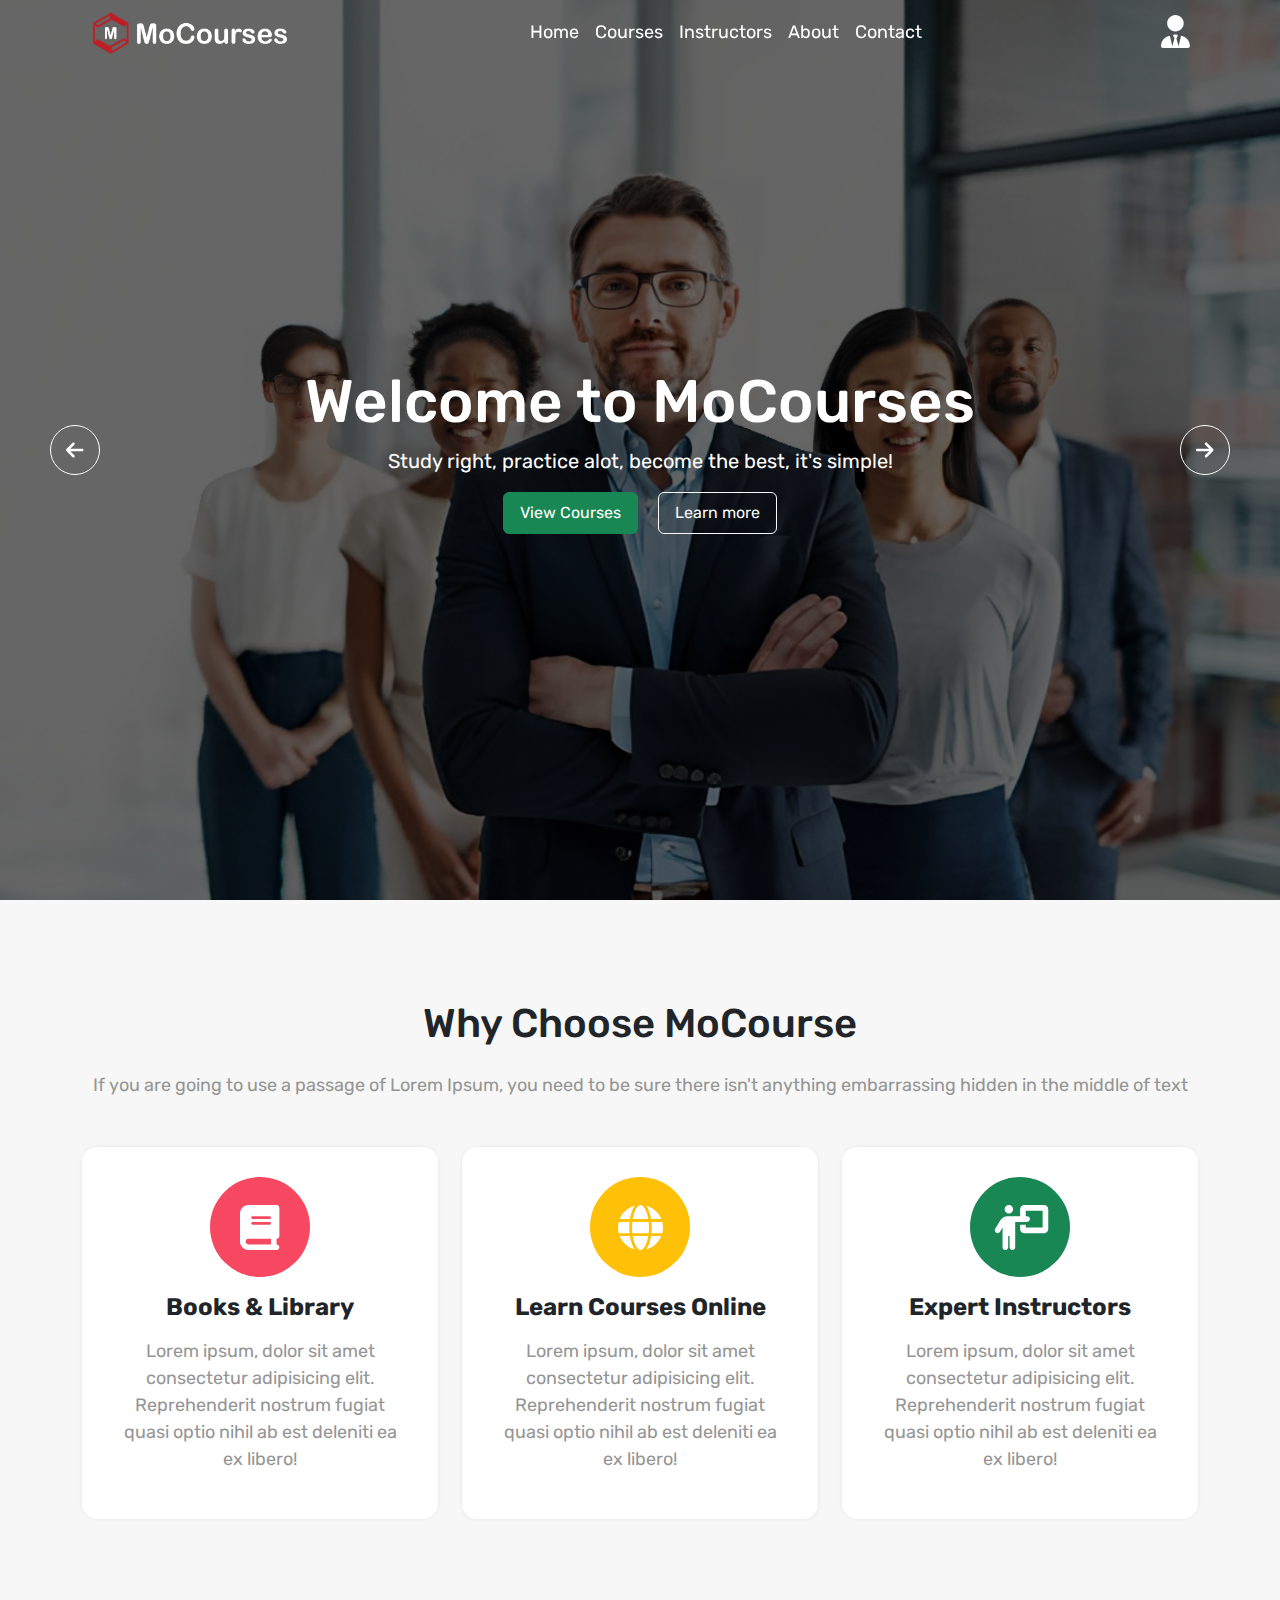
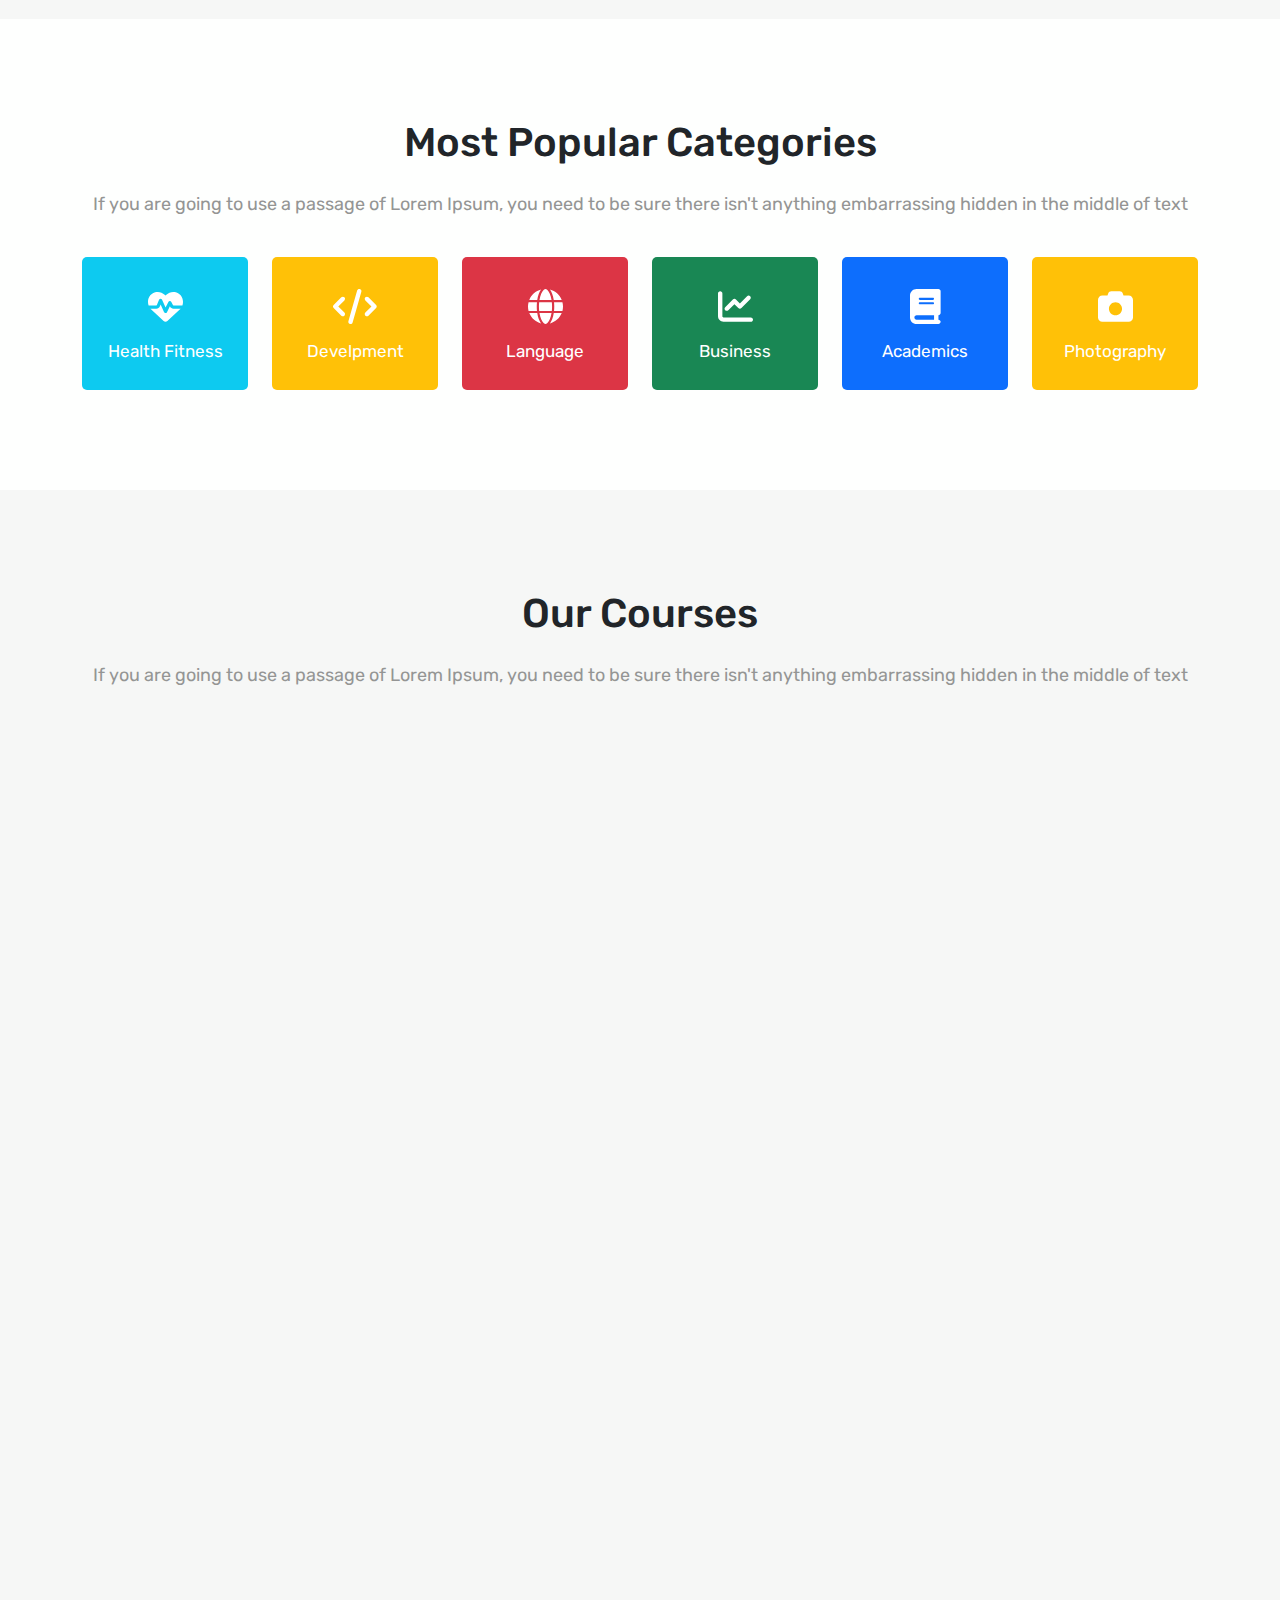
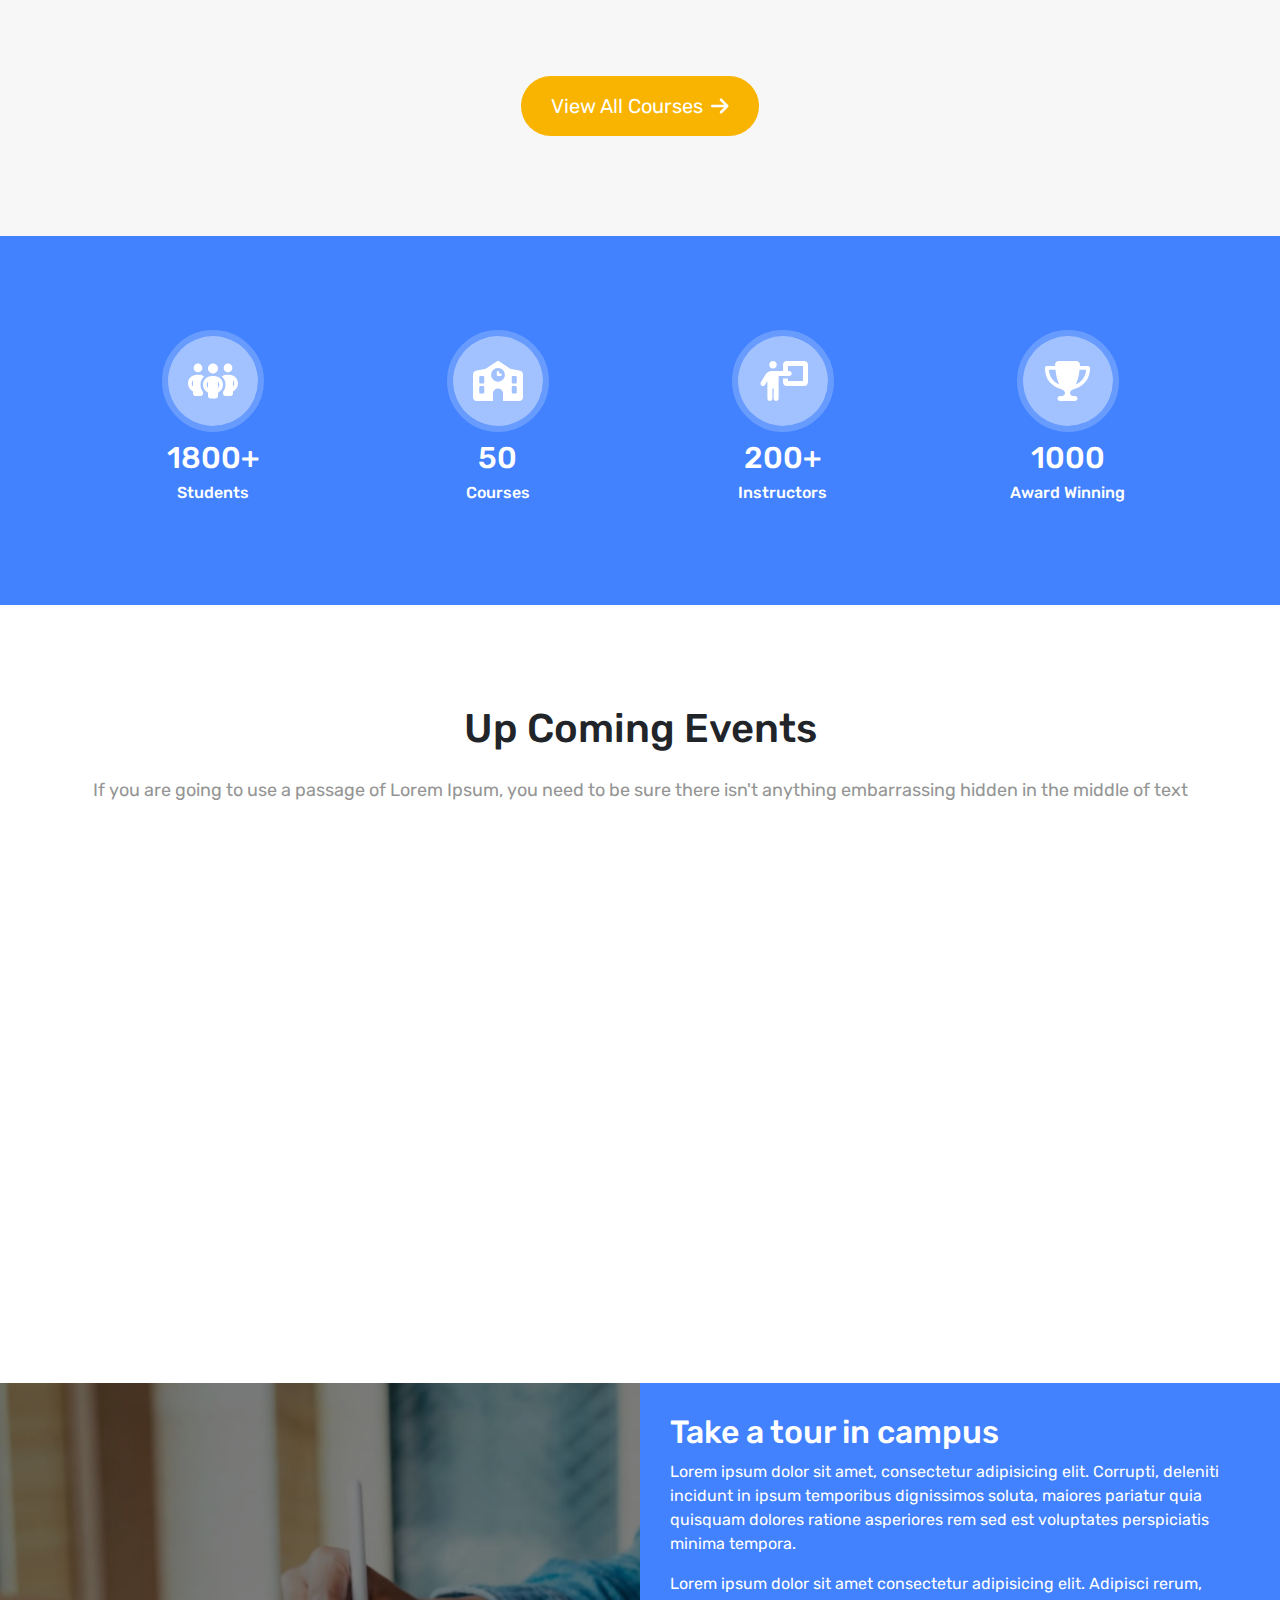
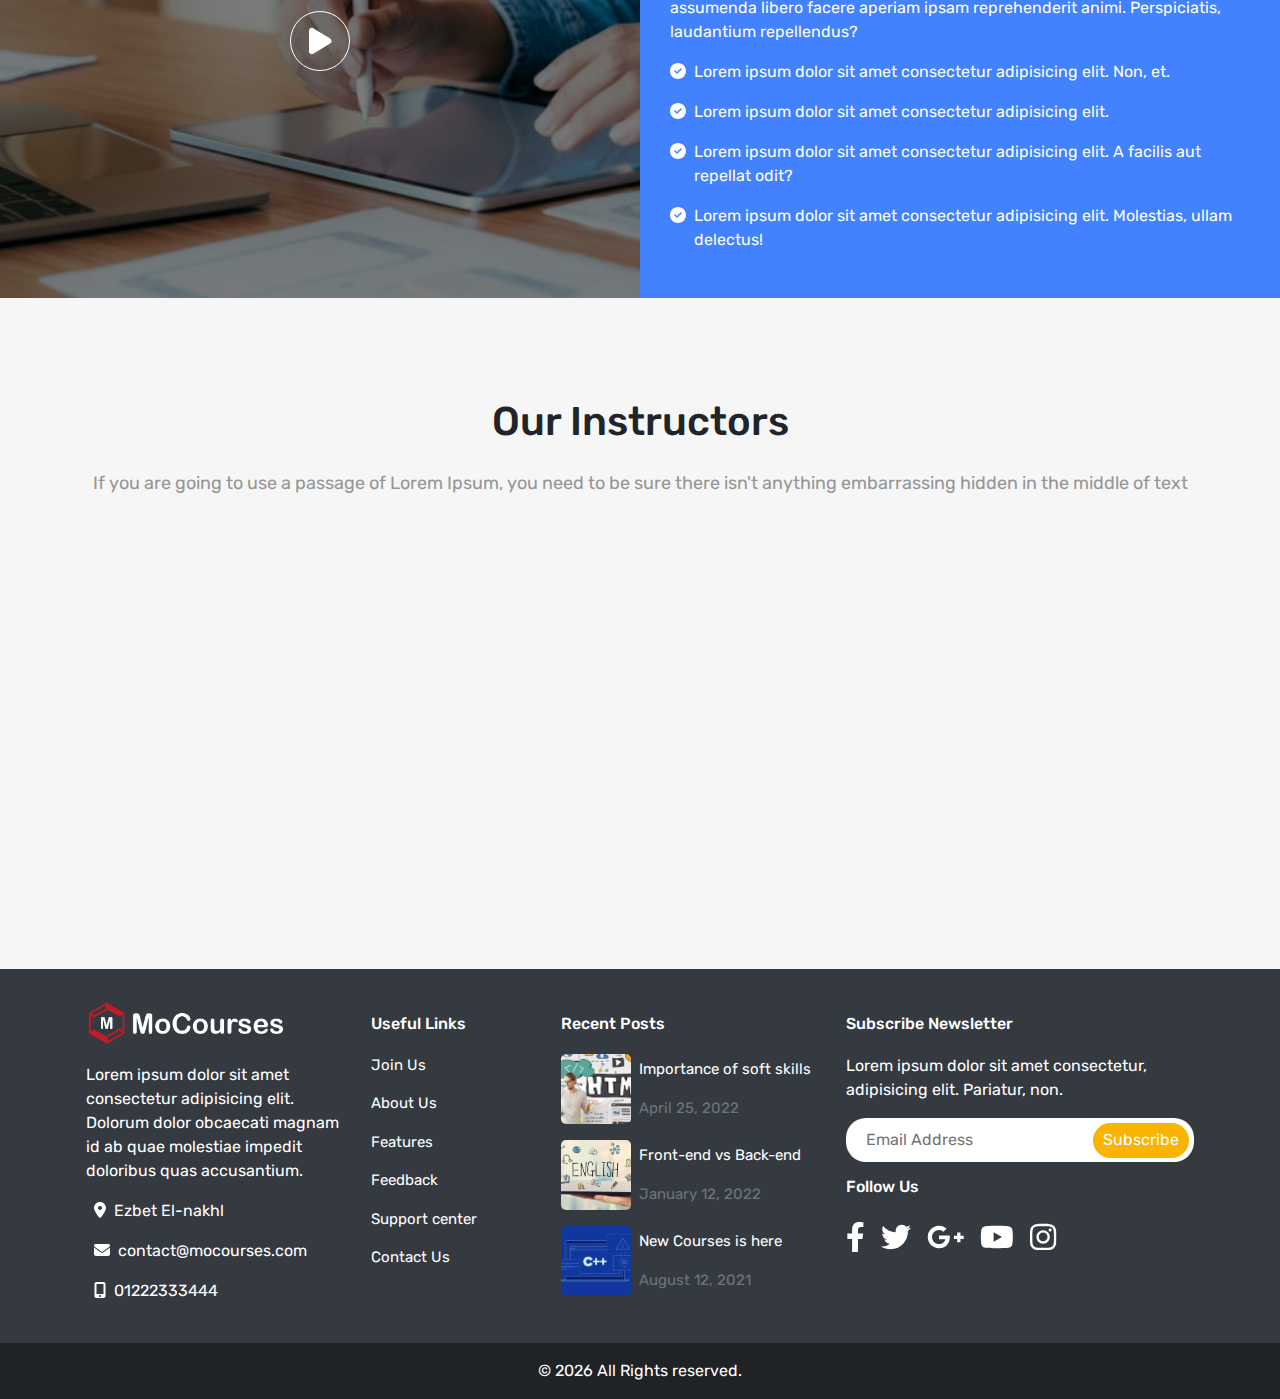
<file: single-instructor.html>
<!DOCTYPE html>
<html lang="en">
<head>
  <meta charset="UTF-8">
  <meta http-equiv="X-UA-Compatible" content="IE=edge">
  <meta name="viewport" content="width=device-width, initial-scale=1.0">
  <title>MoCourses - Course</title>
  <link rel="icon" href="assets/images/Logo.png" type="image/x-icon"/>
  <link
    rel="stylesheet"
    href="https://cdn.jsdelivr.net/npm/swiper@8/swiper-bundle.min.css"
  />
  <link
    rel="stylesheet"
    href="https://cdnjs.cloudflare.com/ajax/libs/animate.css/4.1.1/animate.min.css"
  />
  <link rel="stylesheet" href="CSS/all.min.css">
  <link rel="stylesheet" href="CSS/bootstrap.min.css">
  <link rel="stylesheet" href="CSS/style.css">
</head>
<body>
  <!-- Nav Bar Start -->
  <nav class="top-0 w-100 bg-black">
    <div class="container">
      <div class="nav-content d-flex justify-content-between align-items-center p-2">
        <div class="logo-cont">
          <a href="index.html">
            <img src="assets/images/nav-logo.png" class="w-100" alt="MoCourses Logo">
          </a>
        </div>
        <div class="nav-items-cont">
          <ul class="nav-list list-unstyled gap-md-3 m-0">
            <li class="nav-item"><a class="site-link" href="index.html">Home</a></li>
            <li class="nav-item"><a class="site-link" href="courses.html">Courses</a></li>
            <li class="nav-item"><a class="site-link" href="instructors.html">Instructors</a></li>
            <li class="nav-item tasks-link"><a class="site-link" href="tasks.html">Tasks</a></li>
            <li class="nav-item"><a class="site-link" href="about.html">About</a></li>
            <li class="nav-item"><a class="site-link" href="contact.html">Contact</a></li>
          </ul>
        </div>
        <div class="icons d-flex align-items-center gap-4 position-relative">
          <div class="profile ft--20">
            <i class="fa-solid fa-user-tie profile-icon"></i>
            <div class="profile-cont">
              <ul class="profile-list list-unstyled m-0">
                <li class="logged-in mb-3">
                  <div class="d-flex align-items-center">
                    <i class="fa-regular fa-user me-3"></i>
                    <span class="profile-name">Moamen Sherif</span>
                  </div>
                </li>
                <li class="logged-in log-out">
                  <i class="fa-solid fa-right-from-bracket me-2"></i>
                  Log out
                </li>
                <li class="not-logged-in">
                  <a class="site-link" href="login.html">
                    <i class="fa-solid fa-arrow-right-to-bracket me-3"></i>
                    Sign in
                  </a>
                </li>
              </ul>
            </div>
          </div>
          <span class="side-nav-btn-cont align-items-center">
            <span class="side-nav-btn"></span>
          </span>
        </div>
      </div>
    </div>
  </nav>
  <!-- Nav Bar End -->

  <!-- Main Section -->
  <section class="site-sec course-main">
    <div class="container">
      <div class="main-text ft--20">
        <div class="title">
          <h1>Instructor info</h1>
        </div>
        <div class="page-details">
          <a href="index.html">Home</a> / <a>Instructor details</a>
        </div>
      </div>
    </div>
  </section>

  <section class="site-sec single-instructor">
    <div class="container">
      <div class="row">
        <div class="col-12 col-md-6 col-lg-4 mb-4 mb-md-0">
          <div class="card rounded-4">
            <img src="assets/images/Moamen Sherif.jpeg" class="instructor-img card-img-top rounded-bottom rounded-4" alt="...">
            <div class="card-body">
              <h5 class="instructor-name">Moamen Sherif</h2>
              <p class="instructor-work ft--16 text-secondary">Intro to CS Instructor</p>
              <hr>
              <h5 class="mb-3">Contact info:</h5>
              <div class="instructor-details ft--20">
                <div class="contact-cont d-flex mb-3">
                  <div class="contact-title">Address:</div>
                  <div class="text-secondary ft--16 instructor-address">Egypt, Cairo</div>
                </div>
                <div class="contact-cont d-flex mb-3">
                  <div class="contact-title">Email:</div>
                  <div class="text-secondary ft--16 instructor-email">moamenyt@gmail.com</div>
                </div>
                <div class="contact-cont d-flex mb-3">
                  <div class="contact-title">Phone:</div>
                  <div class="text-secondary ft--16 instructor-phone">+201020285982</div>
                </div>
                <div class="contact-cont d-flex mb-3 align-items-center">
                  <div class="contact-title">Social:</div>
                  <div class="d-flex gap-3 ft--20">
                    <a class="site-link" href=""><i class="fa-brands fa-facebook-f"></i></a>
                    <a class="site-link" href=""><i class="fa-brands fa-twitter"></i></a>
                    <a class="site-link" href=""><i class="fa-brands fa-google-plus-g"></i></a>
                    <a class="site-link" href=""><i class="fa-brands fa-youtube"></i></a>
                    <a class="site-link" href=""><i class="fa-brands fa-instagram"></i></a>
                  </div>
                </div>
              </div>
            </div>
          </div>
        </div>
        <div class="col-12 col-md-6 col-lg-8 px-4">
          <div class="about-instructor">
            <h5 class="mb-3">About Us</h5>
            <p class="text-secondary instructor-about mb-5">Lorem ipsum dolor sit amet, consectetur adipisicing elit. Dolor quis beatae minus esse voluptates? Mollitia voluptatem aspernatur ratione velit repellat fuga recusandae. Suscipit odio natus id laborum rerum minus dolorum quibusdam aperiam, numquam, dicta enim. Explicabo distinctio omnis cum beatae earum atque magni debitis. Eius repellat voluptas reprehenderit quidem nihil.</p>
          </div>
          <ul class="instructor-experience list-unstyled">
            <li>
              <div class="exp-title p-4 fw-bolder site-link accor" targetId="exp-details-1">
                <i class="arrow fa-solid fa-angle-up me-3"></i>
                Education
              </div>
              <div class="exp-datails ft--16 text-secondary accor-text" expanded="true" id="exp-details-1">
                <div class="exp-datails-content">
                  <p class="m-0 instructor-education">Faculty of CS, Ain Shams University</p>
                </div>
              </div>
            </li>
            <li>
              <div class="exp-title p-4 fw-bolder site-link accor" targetId="exp-details-2">
                <i class="arrow fa-solid fa-angle-up me-3"></i>
                Professional Experience
              </div>
              <div class="exp-datails ft--16 text-secondary accor-text" expanded="true" id="exp-details-2">
                <div class="exp-datails-content">
                  <p class="m-0 instructor-exp">10+ Years of Experience</p>
                </div>
              </div>
            </li>
            <li>
              <div class="exp-title p-4 fw-bolder site-link accor" targetId="exp-details-3">
                <i class="arrow fa-solid fa-angle-up me-3"></i>
                Field Of Special Interest
              </div>
              <div class="exp-datails ft--16 text-secondary accor-text" expanded="true" id="exp-details-3">
                <div class="exp-datails-content">
                  <p class="m-0 instructor-field">Computer Science</p>
                </div>
              </div>
            </li>
          </ul>
        </div>
      </div>
    </div>
  </section>
  

  <!-- Footer Start -->
  <footer class="site-sec">
    <div class="container">
      <div class="row mb-4">
        <div class="col-12 col-sm-9 col-lg-3 mb-0 mb-3 mb-md-0 px-3">
          <img src="assets/images/nav-logo.png" class="footer-logo" alt="">
          <p class="mt-3">Lorem ipsum dolor sit amet consectetur adipisicing elit. Dolorum dolor obcaecati magnam id ab quae molestiae impedit doloribus quas accusantium.</p>
          <p><i class="fa-solid fa-location-dot mx-2"></i>Ezbet El-nakhl</p>
          <p><i class="fa-solid fa-envelope mx-2"><a href=""></i>contact@mocourses.com</a></p>
          <p><i class="fa-solid fa-mobile-screen-button mx-2"></i>01222333444</p>
        </div>
        <div class="col-12 col-sm-3 col-lg-2 mb-0 mb-3 mb-md-0 px-3">
          <h6>Useful Links</h5>
          <ul class="ft--15 list-unstyled">
            <li class="footer-link mb-3"><a href="">Join Us</a></li>
            <li class="footer-link mb-3"><a href="about.html">About Us</a></li>
            <li class="footer-link mb-3"><a href="">Features</a></li>
            <li class="footer-link mb-3"><a href="">Feedback</a></li>
            <li class="footer-link mb-3"><a href="">Support center</a></li>
            <li class="footer-link mb-3"><a href="contact.html">Contact Us</a></li>
          </ul>
        </div>
        <div class="col-12 col-md-6 col-lg-3 mb-0 mb-3 mb-md-0 px-3">
          <h6>Recent Posts</h5>
          <ul class="list-unstyled ft--15">
            <li class="small-card d-flex gap-2 mb-3 text-start">
              <div class="small-card-img">
                <img src="assets/images/front-end-diploma.jpg" class="w-100 h-100" alt="">
              </div>
              <div class="small-card-text d-flex flex-column justify-content-between py-1">
                <p class="small-card-title m-0 ft--15"><a class="site-link text-white" href="">Importance of soft skills</a></p>
                <p class="small-card-price m-0 text-secondary ft--12">April 25, 2022</p>
              </div>
            </li>
            <li class="small-card d-flex gap-2 mb-3 text-start">
              <div class="small-card-img">
                <img src="assets/images/english-course.jpg" class="w-100 h-100" alt="">
              </div>
              <div class="small-card-text d-flex flex-column justify-content-between py-1">
                <p class="small-card-title m-0 ft--15"><a class="site-link text-white" href="">Front-end vs Back-end</a></p>
                <p class="small-card-price m-0 text-secondary ft--12">January 12, 2022</p>
              </div>
            </li>
            <li class="small-card d-flex gap-2 mb-3 text-start">
              <div class="small-card-img">
                <img src="assets/images/intro-to-cs-diploma.png" class="w-100 h-100" alt="">
              </div>
              <div class="small-card-text d-flex flex-column justify-content-between py-1">
                <p class="small-card-title m-0 ft--15"><a class="site-link text-white" href="">New Courses is here</a></p>
                <p class="small-card-price m-0 text-secondary ft--12">August 12, 2021</p>
              </div>
            </li>
          </ul>
        </div>
        <div class="col-12 col-md-6 col-lg-4 mb-0 mb-3 mb-md-0 px-3">
          <h6>Subscribe Newsletter</h5>
          <p class="mt-3">Lorem ipsum dolor sit amet consectetur, adipisicing elit. Pariatur, non.</p>
          <form class="position-relative">
            <input class="email-input" type="text" placeholder="Email Address">
            <input class="email-button" value="Subscribe" type="submit">
          </form>
          <h6>Follow Us</h6>
          <div class="d-flex gap-3 ft--30">
            <a href=""><i class="fa-brands fa-facebook-f"></i></a>
            <a href=""><i class="fa-brands fa-twitter"></i></a>
            <a href=""><i class="fa-brands fa-google-plus-g"></i></a>
            <a href=""><i class="fa-brands fa-youtube"></i></a>
            <a href=""><i class="fa-brands fa-instagram"></i></a>
          </div>
        </div>
      </div>
    </div>
    <div class="footer-bottom">
      <div class="container">
        <p class="text-center m-0 py-3">&#169; <span id="date"></span> All Rights reserved.</p>
      </div>
    </div>
  </footer>
  <!-- Footer End -->

  <!-- Loading Screen End -->
  <div class="loading-screen">
    <div class="position-fixed w-100 h-100">
      <div class="loading-outer-circle"></div>
      <div class="loading-inner-circle"></div>
    </div>
  </div>
  <!-- Loading Screen End -->

  <!-- Swiper JS -->
  <script src="https://cdn.jsdelivr.net/npm/swiper@8/swiper-bundle.min.js"></script>
  <!-- JQuery 3.6.3 -->
  <script src="JS/jquery-3.6.3.min.js"></script>
  <!-- Font Awesome  -->
  <script src="JS/all.min.js"></script>
  <!-- Bootstrap -->
  <script src="JS/bootstrap.bundle.min.js"></script>
  <!-- Main js fiele -->
  <script src="JS/app.js"></script>
  <!-- Course js file -->
  <script src="JS/single-instructor.js"></script>
</body>
</html>
</file>
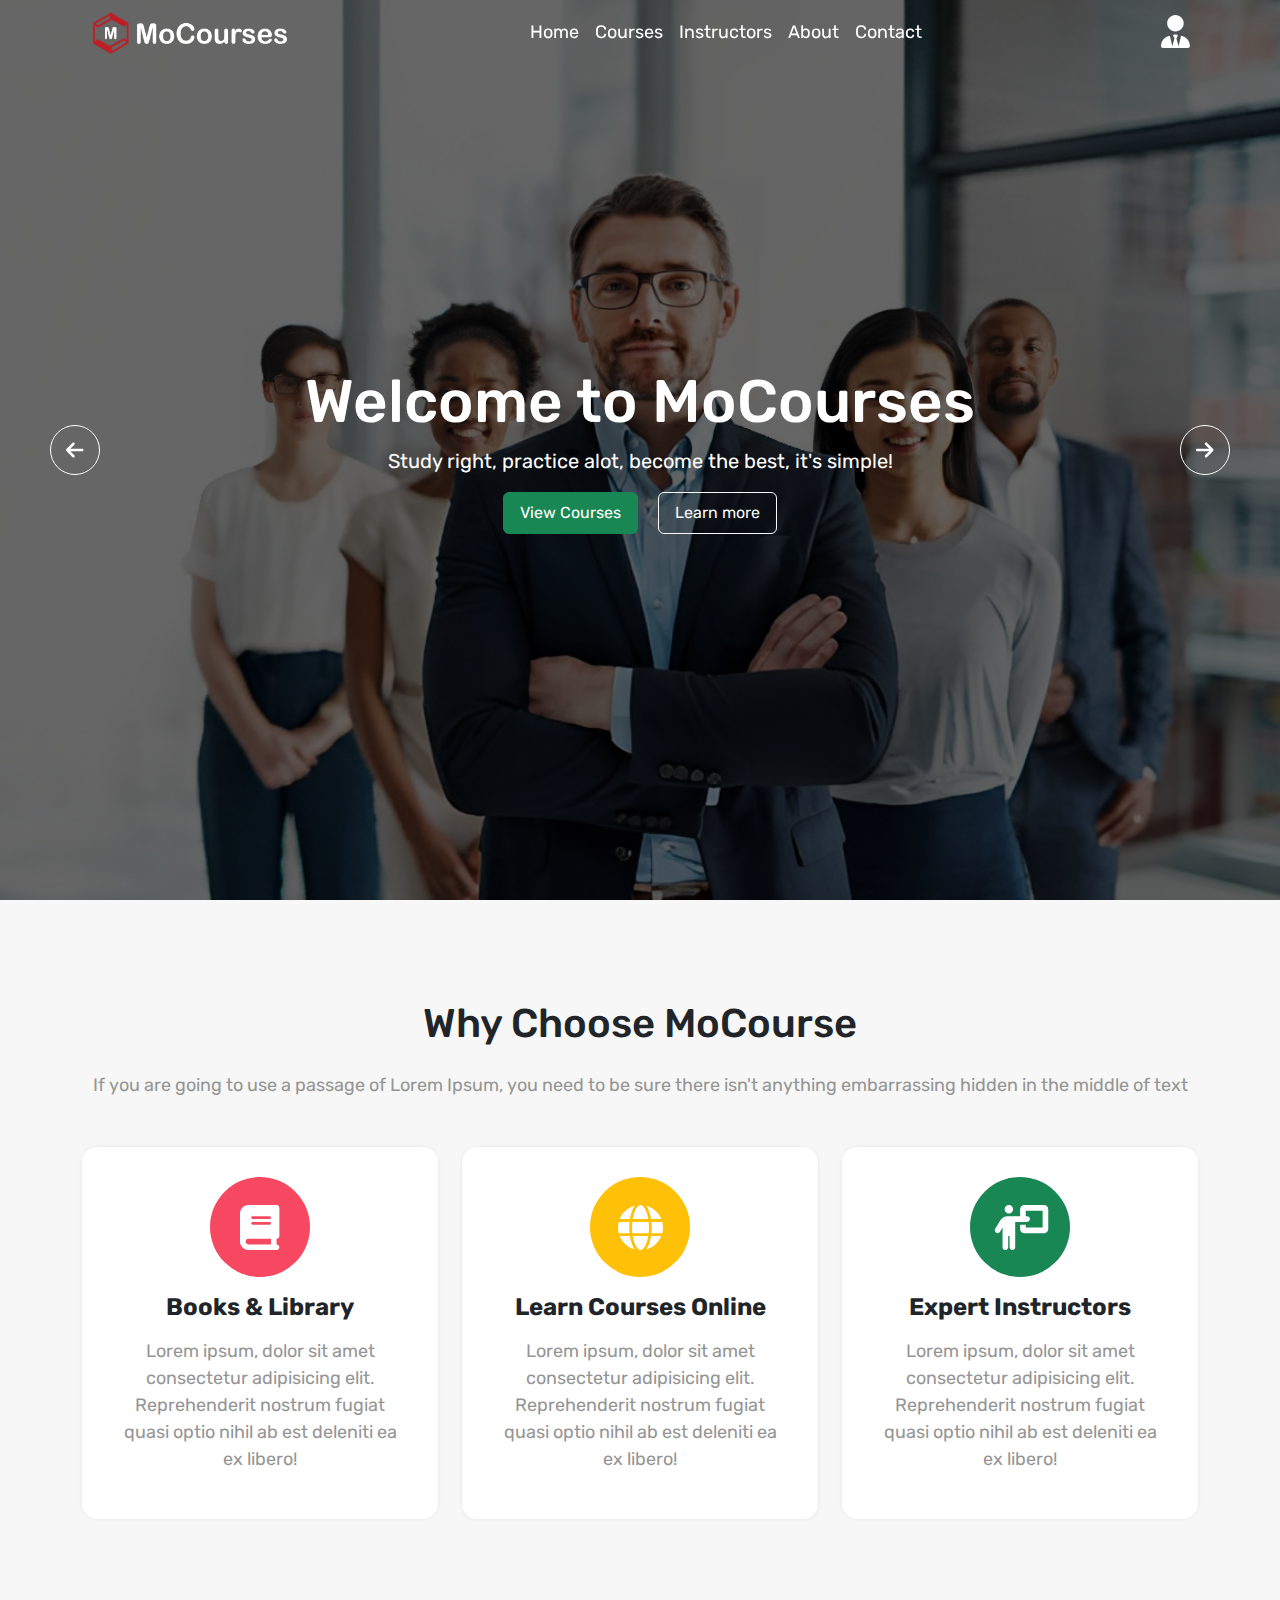
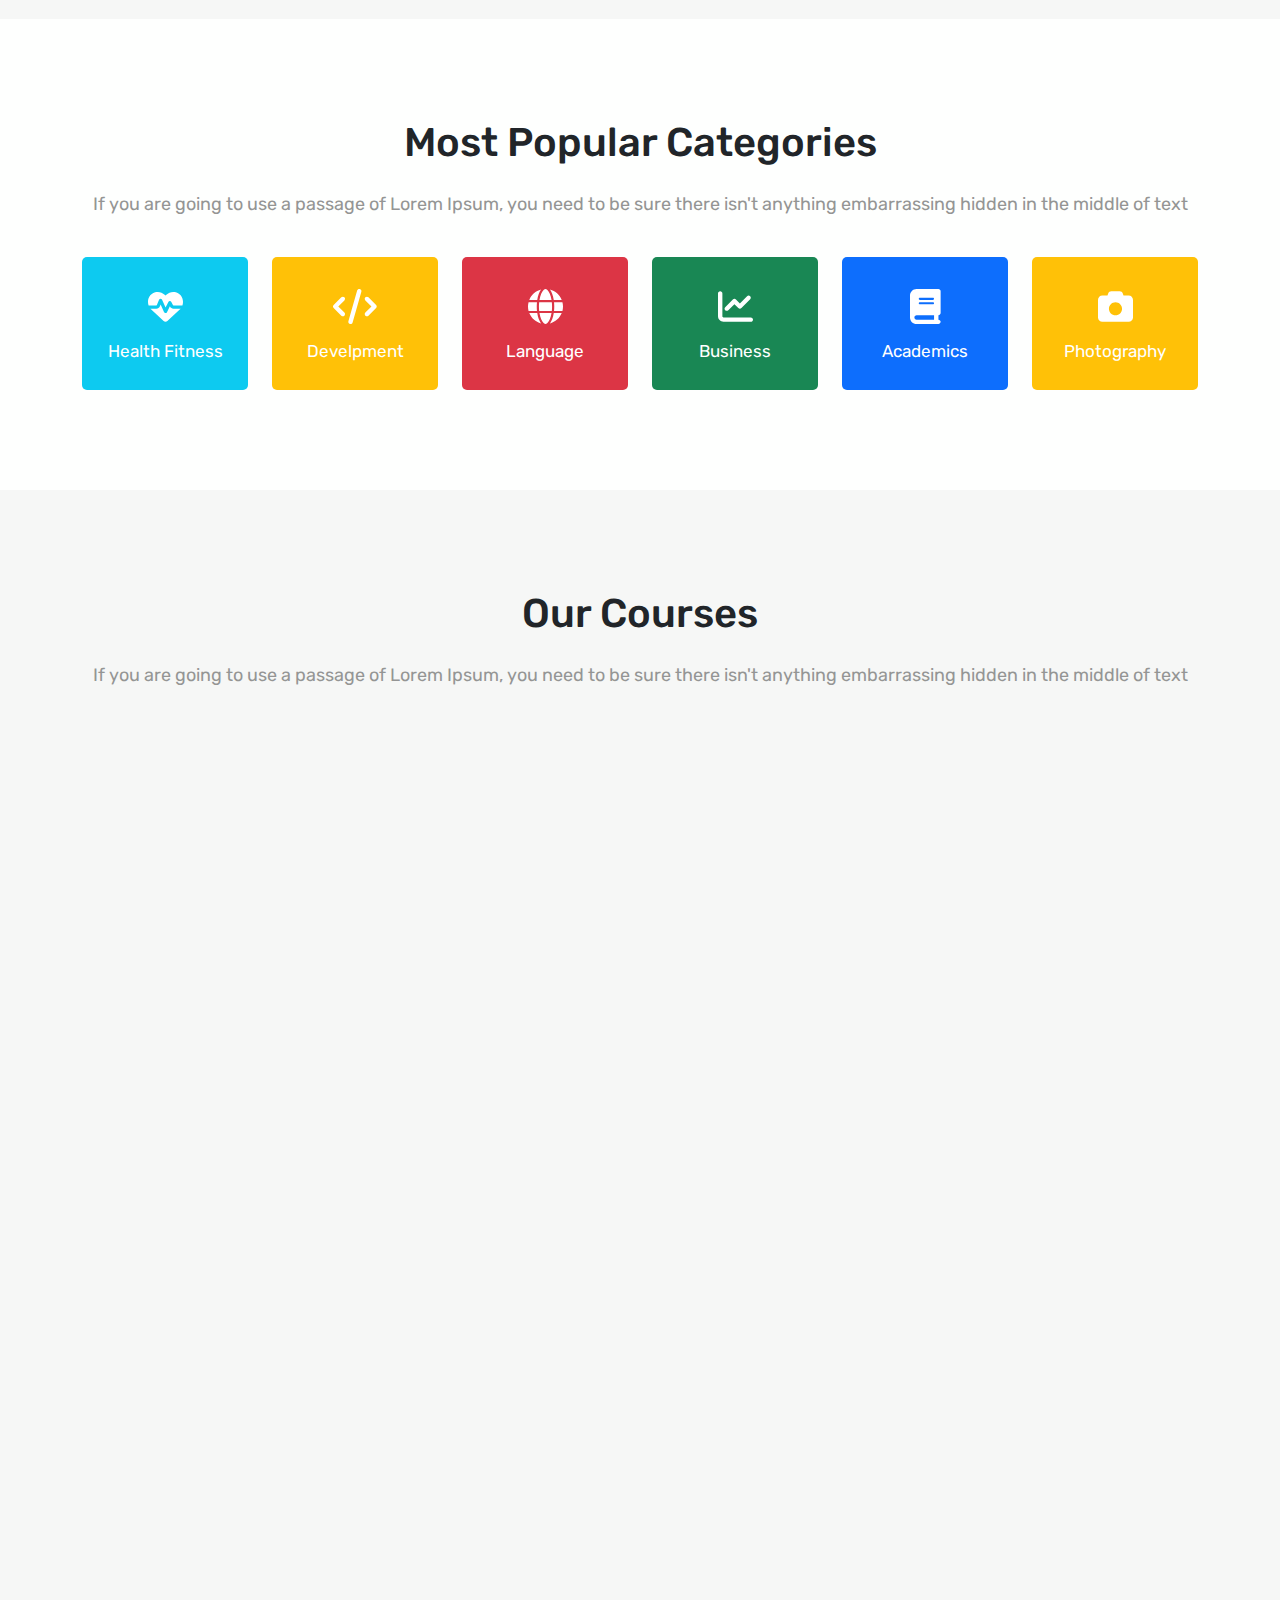
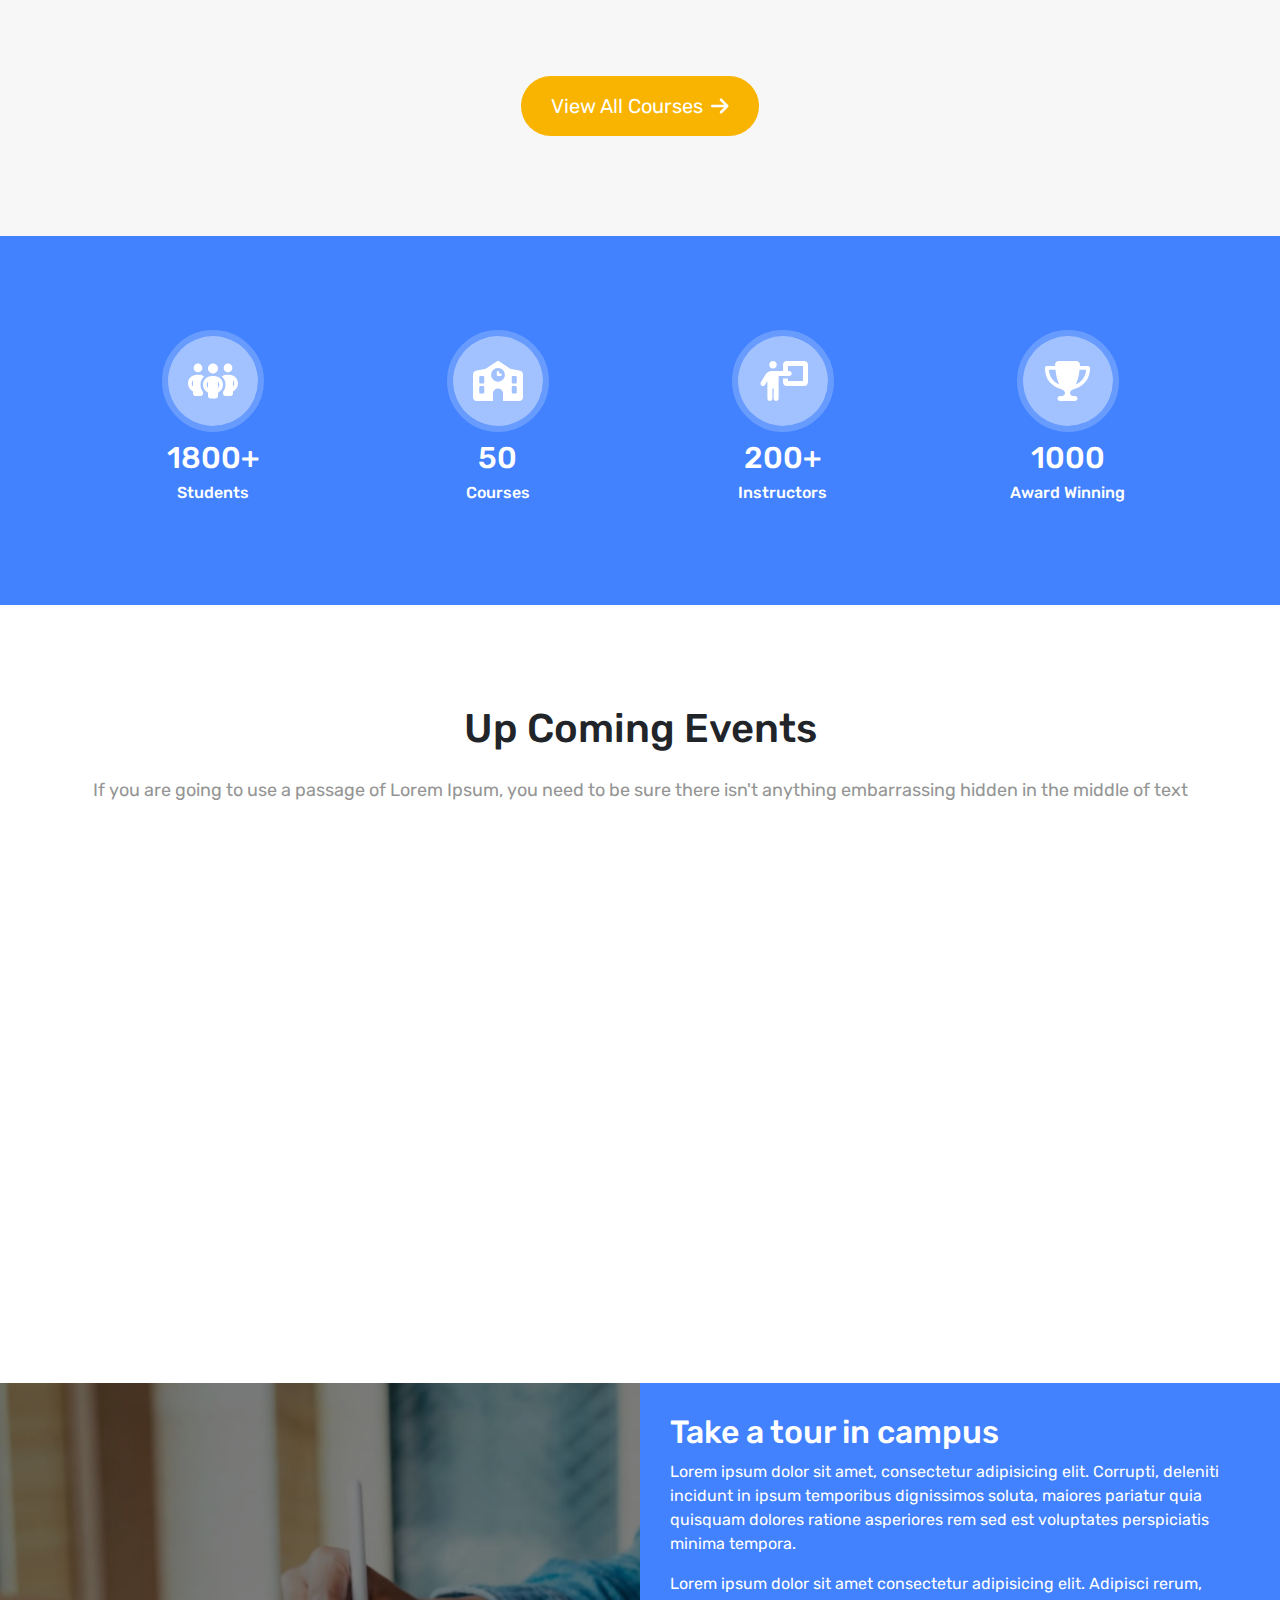
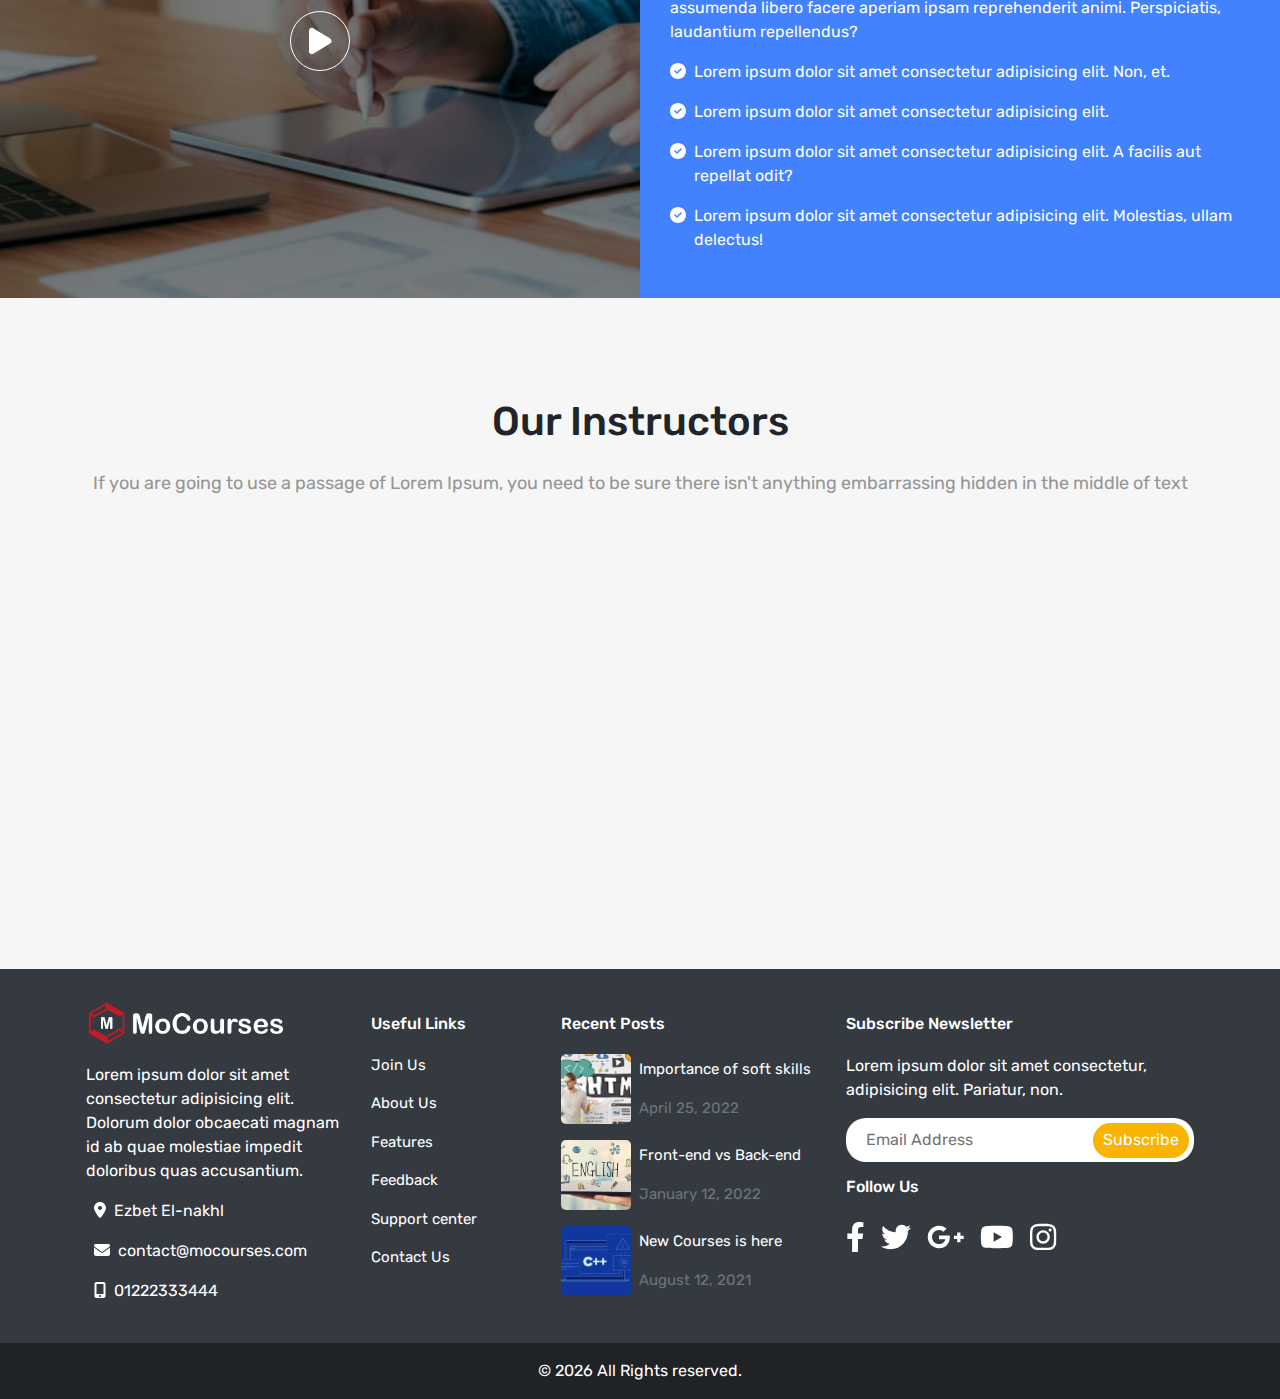
<file: tasks.html>
<!DOCTYPE html>
<html lang="en">
<head>
  <meta charset="UTF-8">
  <meta http-equiv="X-UA-Compatible" content="IE=edge">
  <meta name="viewport" content="width=device-width, initial-scale=1.0">
  <title>MoCourses - Course</title>
  <link rel="icon" href="assets/images/Logo.png" type="image/x-icon"/>
  <link
    rel="stylesheet"
    href="https://cdn.jsdelivr.net/npm/swiper@8/swiper-bundle.min.css"
  />
  <link
    rel="stylesheet"
    href="https://cdnjs.cloudflare.com/ajax/libs/animate.css/4.1.1/animate.min.css"
  />
  <link rel="stylesheet" href="CSS/all.min.css">
  <link rel="stylesheet" href="CSS/bootstrap.min.css">
  <link rel="stylesheet" href="CSS/style.css">
</head>
<body>
  <!-- Nav Bar Start -->
  <nav class="top-0 w-100 bg-black">
    <div class="container">
      <div class="nav-content d-flex justify-content-between align-items-center p-2">
        <div class="logo-cont">
          <a href="index.html">
            <img src="assets/images/nav-logo.png" class="w-100" alt="MoCourses Logo">
          </a>
        </div>
        <div class="nav-items-cont">
          <ul class="nav-list list-unstyled gap-md-3 m-0">
            <li class="nav-item"><a class="site-link" href="index.html">Home</a></li>
            <li class="nav-item"><a class="site-link" href="courses.html">Courses</a></li>
            <li class="nav-item"><a class="site-link" href="instructors.html">Instructors</a></li>
            <li class="nav-item tasks-link"><a class="site-link" href="tasks.html">Tasks</a></li>
            <li class="nav-item"><a class="site-link" href="about.html">About</a></li>
            <li class="nav-item"><a class="site-link" href="contact.html">Contact</a></li>
          </ul>
        </div>
        <div class="icons d-flex align-items-center gap-4 position-relative">
          <div class="profile ft--20">
            <i class="fa-solid fa-user-tie profile-icon"></i>
            <div class="profile-cont">
              <ul class="profile-list list-unstyled m-0">
                <li class="logged-in mb-3">
                  <div class="d-flex align-items-center">
                    <i class="fa-regular fa-user me-3"></i>
                    <span class="profile-name">Moamen Sherif</span>
                  </div>
                </li>
                <li class="logged-in log-out">
                  <i class="fa-solid fa-right-from-bracket me-2"></i>
                  Log out
                </li>
                <li class="not-logged-in">
                  <a class="site-link" href="login.html">
                    <i class="fa-solid fa-arrow-right-to-bracket me-3"></i>
                    Sign in
                  </a>
                </li>
              </ul>
            </div>
          </div>
          <span class="side-nav-btn-cont align-items-center">
            <span class="side-nav-btn"></span>
          </span>
        </div>
      </div>
    </div>
  </nav>
  <!-- Nav Bar End -->

  <!-- Main Section -->
  <section class="site-sec course-main">
    <div class="container">
      <div class="main-text ft--20">
        <div class="title">
          <h1>Your Tasks</h1>
        </div>
        <div class="page-details">
          <a href="index.html">Home</a> / <a href="">Tasks</a>
        </div>
      </div>
    </div>
  </section>

  <section class="site-sec tasks-sec">
    <div class="container">
      <div class="my-courses">
      </div>
    </div>
  </section>

  <!-- Footer Start -->
  <footer class="site-sec">
    <div class="container">
      <div class="row mb-4">
        <div class="col-12 col-sm-9 col-lg-3 mb-0 mb-3 mb-md-0 px-3">
          <img src="assets/images/nav-logo.png" class="footer-logo" alt="">
          <p class="mt-3">Lorem ipsum dolor sit amet consectetur adipisicing elit. Dolorum dolor obcaecati magnam id ab quae molestiae impedit doloribus quas accusantium.</p>
          <p><i class="fa-solid fa-location-dot mx-2"></i>Ezbet El-nakhl</p>
          <p><i class="fa-solid fa-envelope mx-2"><a href=""></i>contact@mocourses.com</a></p>
          <p><i class="fa-solid fa-mobile-screen-button mx-2"></i>01222333444</p>
        </div>
        <div class="col-12 col-sm-3 col-lg-2 mb-0 mb-3 mb-md-0 px-3">
          <h6>Useful Links</h5>
          <ul class="ft--15 list-unstyled">
            <li class="footer-link mb-3"><a href="">Join Us</a></li>
            <li class="footer-link mb-3"><a href="">About Us</a></li>
            <li class="footer-link mb-3"><a href="">Features</a></li>
            <li class="footer-link mb-3"><a href="">Feedback</a></li>
            <li class="footer-link mb-3"><a href="">Support center</a></li>
            <li class="footer-link mb-3"><a href="">Contact Us</a></li>
          </ul>
        </div>
        <div class="col-12 col-md-6 col-lg-3 mb-0 mb-3 mb-md-0 px-3">
          <h6>Recent Posts</h5>
          <ul class="list-unstyled ft--15">
            <li class="small-card d-flex gap-2 mb-3 text-start">
              <div class="small-card-img">
                <img src="assets/images/front-end-diploma.jpg" class="w-100 h-100" alt="">
              </div>
              <div class="small-card-text d-flex flex-column justify-content-between py-1">
                <p class="small-card-title m-0 ft--15"><a class="site-link text-white" href="">Importance of soft skills</a></p>
                <p class="small-card-price m-0 text-secondary ft--12">April 25, 2022</p>
              </div>
            </li>
            <li class="small-card d-flex gap-2 mb-3 text-start">
              <div class="small-card-img">
                <img src="assets/images/english-course.jpg" class="w-100 h-100" alt="">
              </div>
              <div class="small-card-text d-flex flex-column justify-content-between py-1">
                <p class="small-card-title m-0 ft--15"><a class="site-link text-white" href="">Front-end vs Back-end</a></p>
                <p class="small-card-price m-0 text-secondary ft--12">January 12, 2022</p>
              </div>
            </li>
            <li class="small-card d-flex gap-2 mb-3 text-start">
              <div class="small-card-img">
                <img src="assets/images/intro-to-cs-diploma.png" class="w-100 h-100" alt="">
              </div>
              <div class="small-card-text d-flex flex-column justify-content-between py-1">
                <p class="small-card-title m-0 ft--15"><a class="site-link text-white" href="">New Courses is here</a></p>
                <p class="small-card-price m-0 text-secondary ft--12">August 12, 2021</p>
              </div>
            </li>
          </ul>
        </div>
        <div class="col-12 col-md-6 col-lg-4 mb-0 mb-3 mb-md-0 px-3">
          <h6>Subscribe Newsletter</h5>
          <p class="mt-3">Lorem ipsum dolor sit amet consectetur, adipisicing elit. Pariatur, non.</p>
          <form class="position-relative">
            <input class="email-input" type="text" placeholder="Email Address">
            <input class="email-button" value="Subscribe" type="submit">
          </form>
          <h6>Follow Us</h6>
          <div class="d-flex gap-3 ft--30">
            <a href=""><i class="fa-brands fa-facebook-f"></i></a>
            <a href=""><i class="fa-brands fa-twitter"></i></a>
            <a href=""><i class="fa-brands fa-google-plus-g"></i></a>
            <a href=""><i class="fa-brands fa-youtube"></i></a>
            <a href=""><i class="fa-brands fa-instagram"></i></a>
          </div>
        </div>
      </div>
    </div>
    <div class="footer-bottom">
      <div class="container">
        <p class="text-center m-0 py-3">&#169; <span id="date"></span> All Rights reserved.</p>
      </div>
    </div>
  </footer>
  <!-- Footer End -->

  <!-- Loading Screen End -->
  <div class="loading-screen">
    <div class="position-fixed w-100 h-100">
      <div class="loading-outer-circle"></div>
      <div class="loading-inner-circle"></div>
    </div>
  </div>
  <!-- Loading Screen End -->

  <!-- Swiper JS -->
  <script src="https://cdn.jsdelivr.net/npm/swiper@8/swiper-bundle.min.js"></script>
  <!-- JQuery 3.6.3 -->
  <script src="JS/jquery-3.6.3.min.js"></script>
  <!-- Font Awesome  -->
  <script src="JS/all.min.js"></script>
  <!-- Bootstrap -->
  <script src="JS/bootstrap.bundle.min.js"></script>
  <!-- Main js fiele -->
  <script src="JS/app.js"></script>
  <!-- Course js file -->
  <script src="JS/tasks.js"></script>
</body>
</html>
</file>
<file: CSS/style.css>
@import url('https://fonts.googleapis.com/css2?family=Rubik:wght@300;400;500;600;700;800;900&display=swap');

:root{
  --main-color: #125B50;
  --sec-color: #F8B400;
  --blue-color: #4282fe;
}
body{font-family: 'Rubik', sans-serif; overflow-x: hidden;}
body.nav-expanded{overflow: hidden;}
.content--center{
  display: flex;
  flex-direction: column;
  justify-content: center;
  align-items: center;
  
}
.ft--14{font-size: 14px;}
.ft--15{font-size: 15px;}
.ft--16{font-size: 16px;}
.ft--18{font-size: 18px;}
.ft--20{font-size: 20px;}
.ft--30{font-size: 30px;}
.dis-none{display: none;}

.site-link{
  color: black;
  text-decoration: none;
  transition: .3s;
}
.site-link:hover{
  color: var(--sec-color);
}

.fade-in{
  transform: translateY(50px);
  opacity: 0;
  transition: transform 1s, opacity 1s;
}

.fade-in.appeared{
  transform: translateY(0);
  opacity: 1;
}

/* Loading Screen Start */
.loading-screen{
  width: 100vw;
  height: 100vh;
  background-color: white;
  position: fixed;
  top: 0;
  left: 0;
  z-index: 101;
}

.loading-outer-circle,
.loading-inner-circle{
  position: absolute;
  top: 50%;
  left: 50%;
  transform: translate(-50%, -50%);
  border-radius: 50%;
}

.loading-outer-circle{
  width: 100px;
  height: 100px;
  border-left: 4px solid black;
  animation-name: first;
  animation-duration: 2s;
  animation-iteration-count: infinite;
}

.loading-inner-circle{
  width: 75px;
  height: 75px;
  border-right: 4px solid black;
  animation-name: second;
  animation-duration: 2s;
  animation-iteration-count: infinite;
}

@keyframes first{
  from{
    transform: translate(-50%, -50%) rotate(0deg);
  }
  to{
    transform: translate(-50%, -50%) rotate(360deg);
  }
}
@keyframes second{
  from{
    transform: translate(-50%, -50%) rotate(0deg);
  }
  to{
    transform: translate(-50%, -50%) rotate(-360deg);
  }
}
/* Loading Screen End */

/*Nav Start*/
nav {
  z-index: 100;
  transition: .3s;
  position: fixed;
  top: 0;
}

.nav-down {
  background-color: black;
  box-shadow: 1px 1px 13px 1px;
}

.logo-cont { width: 200px; }

.profile-icon { 
  font-size: 33px; 
  color: white; 
  transition: .3s;
  cursor: pointer;
}
.profile-icon:hover { 
  color: var(--sec-color); 
}

.profile-cont {
  position: absolute;
  top: 58.92px;
  right: 0;
  width: auto;
  background-color: white;
  height: 0;
  overflow: hidden;
  transition: .3s;
}
.profile-list{
  padding: 20px 29px;
}

.profile-list li{white-space: nowrap;}
.log-out{cursor: pointer; transition: .3s;}
.log-out:hover{color: #ca9400;}


.nav-items-cont{
  transition: .2s;
}

.nav-list{
  display: flex;
  justify-content: center;
  align-items: center;
}

.nav-item a, .nav-item {
  text-decoration: none;
  color: white;
  transition: .2s;
  font-size: 18px;
}

@media (min-width: 769px) and (max-width:991px){
  .nav-items-cont{
    margin: 10px 20px;
  }
}

.black-cover {
  background-color: rgba(0, 0, 0, .6);
  width: 100%;
  height: 100%;
  position: absolute;
  top: 0;
  left: 0;
}

.side-nav-btn-cont{
  cursor: pointer;
  height: 30px;
  display: none;
}

.side-nav-btn,
.side-nav-btn:before,
.side-nav-btn:after{
  width: 30px;
  height: 3px;
  background-color: white;
  border-radius: 2px;
  transition: .3s;
}

.side-nav-btn{
  position: relative;
}

.side-nav-btn:before,
.side-nav-btn:after{
  content: "";
  position: absolute;
}

.side-nav-btn:after{top: 10px;}
.side-nav-btn:before{bottom: 10px;}
.side-nav-btn.active{
  transform: rotate(45deg);
}
.side-nav-btn.active:after{top: 0;}
.side-nav-btn.active:before{
  bottom: 0;
  transform: rotate(90deg);
}

.side-bar-logo{
  display: none;
}
/*Nav End*/


/*Main Slider Start*/
main{
  height: 100vh;
  overflow: hidden;
}

main .main-img {
  object-fit: cover;
  height: 100%;
}

main .main-img-cont{ height: 100%; overflow: hidden; width: 100vw;}

main .main-carousel-item{ display: none; }


main .main-carousel-item.active{ display: block; }

main .carousel-buttons { color: white; }

main .carousel-content{
  background-size: cover;
  background-position: center;
  overflow: hidden;
}
main .navigation-btn{
  display: flex;
  justify-content: center;
  align-items: center;
  padding: 10px;
  border-radius: 50%;
  height: 50px;
  width: 50px;
  border: 0;
  border: 1px solid white;
  background-color: transparent;
  color: white;
  font-size: 20px;
}
main .next-btn, .prev-btn{
  z-index: 99;
  position: absolute;
  top: 50%;
  transform: translateY(-50%);
}
main .next-btn{right: 50px;}
main .prev-btn{left: 50px;}

.slide-text{
  text-align: center;
  position: absolute;
  top: 0;
  left: 0;
  height: 100%;
}
.slide-text .slide-title{
  font-size: 60px;
  transition: .4s;
}
.slide-text .slide-description{
  font-size: 20px;
  animation-delay: .3s;
}
.slide-text .slide-buttons{
  animation-delay: .6s;
}
.slide-text.active{
  display: flex;
}
/*Main Slider End*/

.description-text{
  color: #949594;
  font-size: 18px;
}
.site-sec{
  padding: 100px 0;
}

.card{border-radius: 15px;}

/*why section start*/
.why{
  background-color: #f6f7f6;
}
.why-card{
  border-radius: 15px;
  padding: 30px;
  background-color: white;
  transition: .5s;
  height: 100%;
  box-shadow: 0px 0px 9px -7px black;
}

.why-card-icon{
  background-color: #f64961;
  border-radius: 50%;
  width: 100px;
  height: 100px;
  font-size: 45px;
  color: white;
  margin: auto;
  position: relative;
}

.why-card-icon:after{
  content: '';
  position: absolute;
  top: 50%;
  left: 50%;
  transform: translate(-50%, -50%);
  width: 100%;
  height: 100%;
  border: 3px white solid; 
  transition: .3s; 
  opacity: 0;
  border-radius: 50%;
}

.why-card:hover{
  transform: translateY(-10px);
  box-shadow: 0px 0px 21px -14px black;
}

.why-card:hover .why-card-icon:after{
  opacity: 1;
  width: 95%;
  height: 95%;
}
/*why section end*/

/*Popular categories start*/
.popular-categories{
  background-color: #fefffe;
}
.popular-categories-card{
  color: white;
  padding: 25px;
  font-size: 35px;
  border-radius: 5px;
  margin-top: 15px;
  transition: .3s;
}
.popular-categories-card p{
  font-size: 18px;
  margin: 5px 0 0;
}

.popular-categories-card:hover{
  transform: scale(1.02, 1.02);
  box-shadow: 0px 0px 17px -9px black;
}
/*Popular categories end*/

/*Courses Section Start*/
.courses{
  background-color: #f6f7f6;
}
.star {
  fill: #ccc;
}
.star.filled {
  fill: var(--sec-color);
}

.course-card{
  box-shadow: 0px 0px 21px -14px black;
  transition: .5s;
}

.courses-cont img{
  object-fit: cover;
  height: 200px;
  cursor: pointer;
}

.course-card:hover{
  transform: translateY(-10px);
}

.courses-btn{
  padding: 15px 30px;
  border: none;
  background-color: var(--sec-color);
  color: white;
  font-size: 20px;
  transition: .3s;
  width: fit-content;
  text-decoration: none;
  cursor: pointer;

}
.courses-btn:hover{
  background-color: #ca9400;
  color: white;
}
/*Courses Section End*/

/*Counter Section Start*/
.counters{
  background-color: #4282fe;
  background-image: url(../assets/images/pattern_bg4.png);
  background-attachment: fixed;
}

.counters .counter-icon{
  border-radius: 50%;
  width: 90px;
  height: 90px;
  background-color: rgba(255, 255, 255, .5);
  outline: 6px solid rgba(255, 255, 255, .2);
  margin-bottom: 10px;
  color: white;
  font-size: 40px;
}

.counters .counter-body, .counter-name{
  color: white;
  font-size: 30px;
  font-weight: 500;
}

.counters .counter-name{
  font-size: 16px;
}

/*Counter Section End*/


/*Events Section Start*/
.events-cont img{
  object-fit: cover;
  height: 220px
}

.event-info{
  padding: 16px 0;
  font-size: 15px;
}

.event-time-cont{
  text-align: center;
  position: absolute;
  right: 0;
  box-shadow: 0px 0px 5px -2px black;
  border-radius: 5px;
  margin: 10px;
  line-height: 20px;
}

.event-date{
  background-color: white;
  padding: 10px;
  border-radius: 5px 5px 0 0;
}

.event-time{
  background-color: var(--sec-color);
  padding: 7px;
  border-radius: 0 0 5px 5px;
  color: white;
}
/*Events Section End*/

/*Video Section Start*/
.video-img-cont{
  object-fit: cover;
  background-image: url(../assets/images/video-bg.jpg);
  background-position: center;
  background-size: cover;
  height: 100%;
  min-height: 420px;
}
.video-play-cont{
  background-color: rgba(0, 0, 0, .5);
}
.video-play{
  font-size: 30px;
  color: white;
  background: transparent;
  border: 1px solid white;
  border-radius: 50%;
  height: 60px;
  width: 60px;
  animation-name: play-up-down;
  animation-duration: 3s;
  animation-iteration-count: infinite;
  animation-timing-function: ease-in-out;
}
@keyframes play-up-down{
  0%{transform: translateY(-5px);}
  50%{transform: translateY(5px);}
  100%{transform: translateY(-5px);}
}
.video-modal-content{
  width: 800px;
  height: 451px;
}
.video-modal-content iframe{
  width: 100%;
  height: 100%;
}

.video-modal-dialog {
  max-width: fit-content;
}

.video-text-cont{
  background-color: var(--blue-color);
  color: white;
  padding: 30px;
}
/*Video Section End*/

/*Instructors Section Start*/
.instructors{
  background-color: #f6f6f7;
}
.instructor-social{
  font-size: 25px;
  background-color: rgba(0, 0, 0, .5);
}
.instructor-social{
  opacity: 0;
  visibility: hidden;
  transition: .5s;
}
.instructor-image img{
  height: 261px;
  object-fit: cover;
  object-position: top center;
}
.instructor-image:hover .instructor-social{
  opacity: 1;
  visibility: visible;
}
.instructor-image:hover .instructor-social .social-icon{
  opacity: 1;
  transform: scale(1) translateY(0);
}
.social-icon{
  color: white;
  cursor: pointer;
  transition: .5s;
  transform: scale(0) translateY(200px);
  opacity: 0;
}
.social-icon:hover{
  color: var(--sec-color);
}
/*Instructors Section End*/

/*Footer Start*/
footer.site-sec{
  background-color: #353a41;
  padding: 30px 0;
  color: white;
  padding-bottom: 0;
} 

footer h6{
  margin-top: 15px;
  margin-bottom: 20px;
}

footer a{
  transition: .3s;
  color: white;
  text-decoration: none;
}
footer a:hover{
  color: var(--sec-color);
}

.footer-logo{
  width: 200px;
}

.footer-link{
  transition: .3s;
}
.footer-link:hover{
  transform: translateX(7px);
}

.email-input{
  padding: 10px 20px;
  border-radius: 20px;
  border: 0;
  width: 100%;
}

.email-button{
  background-color: var(--sec-color);
  height: 80%;
  margin: 5px 5px;
  right: 0;
  top: 0;
  border-radius: 20px;
  border: 0;
  padding: 0 10px;
  color: white;
  position: absolute;
}
.footer-bottom{
  background-color: #202325;
}

/*Footer End*/


@media (max-width:1400px){
  .popular-categories-card p{
    font-size: 17px;
  }
}
@media (max-width:991px){
  .slide-text .slide-title{
    font-size: 40px;
  }
  .slide-text .slide-description{
    font-size: 18px;
  }

  .video-modal-content{
    width: 100vw;
    height: calc(100vw*9/16);
  }
  .video-modal-dialog{margin: 0;}
}

@media (max-width: 768px){
  /*Main Slider media query end*/
  main{
    height: 60vh;
    margin-top: 63.92px;
  }
  .slide-text .slide-title{
    font-size: 30px;
  }
  .slide-text .slide-description{
    font-size: 15 px;
  }
  .carousel-buttons {
    display: none;
  }
  /*Main Slider media query end*/

  /*Nav Bar media query start*/
  nav{
    background-color: black;
  }
  .side-nav-btn-cont{
    display: flex;
  }
  .nav-items-cont{
    position: absolute;
    right: 0;
    top: 63.92px;
    width: 50%;
  }
  .nav-list{
    display: flex;
    flex-direction: column;
    background-color: white;
  }
  .nav-item{
    margin: 10px 20px;
    text-align: center;
    word-break: keep-all;
    width: 100%;
    margin: 0;
    border-bottom: 1px solid rgb(148, 148, 148);
    font-size: 18px;
    color: black;
    height: fit-content;
  }
  .nav-item a{
    display: block;
    color: black;
    padding: 20px 0;
    width: 100%;
  }
  .nav-items-cont{
    height: 0;
    overflow: hidden;
    width: 100vw;
  }
  .nav-down a:hover {
    color: var(--main-color);
  }
  .side-bar-logo{
    display: block;
    max-width: 150px;
  }
  /*Nav Bar media query end*/

  .popular-categories-card p{
    font-size: 15px;
  }
}

@media (max-width: 500px){
  .slide-text .slide-title{
    font-size: 23px;
  }
  .slide-text .slide-description{
    font-size: 15px;
  }

  .site-sec{
    padding: 40px 0;
  }
}

/* Small cards Start*/
.small-card-img{
  width: 70px;
  height: 70px;
}
.small-card-img img{
  object-fit: cover;
  border-radius: 5px;
}
.card-title-hr{
  background-color: var(--sec-color);
  width: 100px;
  height: 4px;
  transform: translateY(-3px);
  border-radius: 2px;
}

/* Small cards End */

/* Course Page Start */
  /* Course Main Start */
  .course-main{
    background-image: url(../assets/images/video-bg.jpg);
    background-position: center;
    position: relative;
    padding: 164px 0 100px;
    color: white;
  }
  .course-main:before{
    content: '';
    background-color: rgba(0, 0, 0, .5);
    position: absolute;
    top: 0;
    left: 0;
    width: 100%;
    height: 100%;
  }

  .course-main a:hover{
    color: var(--sec-color);
  }
  .course-main a{
    color: white;
    text-decoration: none;
    transition: .3s;
  }
  .main-text{
    display: flex;
    align-items: center;
    justify-content: space-between;
    position: relative;
  }
  /* Course Main End */

  /* Course Details Start */
  .single-course-content{
    background-color: #fef3cc;
    padding: 25px;
  }
  .single-course-image img{
    min-height: 200px;
    object-fit: cover;
  }
  .single-course-instructor-img{
    width: 50px;
    height: 50px;
  }
  .single-course-instructor-img img{
    object-fit: cover;
    object-position: top;
    border-radius: 5px;
  }
  .single-course-details .detail{
    border-right: 1px #b4b4b4 solid;
    padding: 0 20px;
  }

  .single-course-details .detail:last-child{
    border: 0;
  }
  .course-details .related-courses .courses-cont img{
    object-fit: cover;
    height: 260px;
  }
  /* Course Details End */

  /* Tags Start */
  .tags .tag{
    border: 1px solid #cacaca;
    padding: 7px 15px;
    border-radius: 3px;
  }
  /* Tags End */

  @media (max-width: 768px){
    .single-course-text{
      font-size:15px
    }
    .single-course-image, 
    .single-course-image button{
      font-size: 13px;
    }
    .single-course-content{
      padding: 15px;
    }
    .single-course-details .detail{
      border-right: 0;
      margin: 20px 0;
    }
    .single-course-details > div:last-child{
      margin-bottom: 10px;
    }
    .main-text{
      display: block;
      font-size: 15px;
    }
  }
/* Course Page End */

/* All courses Page Start*/
  .all-courses img{
    height: 300px;
  }

  .slides-naigation .navigation-btn{
    color: #a4a4a4;
    border: 1px solid #a4a4a4;
    background-color: transparent;
    width: 50px;
    height: 50px;
    border-radius: 5px;
    font-size: 20px;
  }

  .slides-naigation .navigation-btn.active{
    color: white;
    background-color: var(--sec-color);
    border: none;
  }

  .courses{
    transition: .6s;
    overflow: hidden;
  }
  .all-courses .courses-cont{
    overflow: hidden;
  }
/* All courses Page End */

/* Single Instructor Page Start */
  .single-instructor .instructor-img{
    height: 400px;
    object-fit: cover;
    object-position: top;
  }
  .contact-title{
    width: 82px;
    margin-right: 15px;
  }
  .exp-title, .exp-datails{
    border: 1px solid #d1d1d1;
    border-bottom: 0;
  }
  .instructor-experience{
    border-bottom: 1px solid #d1d1d1;
  }
  .exp-title{
    cursor: pointer;
  }
  .exp-datails{
    transition: .3s;
    padding: 24px;
    overflow: hidden;
  }
  .arrow, .inst{transition: .3s;}
  .inst{
    overflow: hidden;
  }
/* Single Instructor Page End */

/* Try front-end code editor Start */
.code-area-cont{
  height: 300px;
}
.code-area{
  height: 100%;
  resize: none;
}

.code-editor{
  margin-top: 63.92px;
  padding: 0;
  padding: 20px 0;
}

#code-output{
  border: 1px solid black;
  height: 900px;
}

.tab{
  width: fit-content;
}

.tab-btn.active{
  background-color:#202325;
  color: white;
}
/* Try front-end code editor End */

.tasks-sec{
  background-color: #f6f7f6;
}

.task-expand{
  width: 50px;
  height: 50px;
  border-radius: 50%;
  border: 1px black solid;
  transition: .3s;
  font-size: 20px;
}

.course .course-details{
  box-shadow: 0px 0px 15px 0px rgba(0, 0, 0, .15);
  cursor: pointer;
}
.course-details-title, .task-expand{
  margin: 16px 30px;
}

.tasks{
  overflow: hidden;
  transition: .3s;
  height: 0;
}

.task{
  box-shadow: 0px 0px 15px 0px rgba(0, 0, 0, .15);
  border-radius: 25px;
  margin-bottom: 15px;
  padding: 15px 25px;
  cursor: pointer;
}

.task-icon{
  width: 40px;
  height: 40px;
  padding: 13px;
  font-size: 22px;
}

@media (max-width: 768px){
  .course .course-details-title,
  .course .task-expand,
  .course .task-title{
    font-size: 15px;
  }
  .course-details-title, 
  .task-expand{
    margin: 10px 20px;
  }
}


.feedback .student-image{
  width: 50px;
  height: 50px;
  object-fit: cover;
  border-radius: 5px;
}

.feedback-content{
  transition: .3s;
}

.feedback-content:hover{
  transform: scale(1.015, 1.015);
}


/* Contact Page */
.contact-form{
  box-shadow: 0px 0px 11px 4px rgba(0, 0, 0, .15);
  border-radius: 15px;
  overflow: hidden;
}

.contact-form form{
  padding: 30px;
}


.contact-form textarea{
  height: 100px;
}

.contact-form .map{
  height:100%;
}

@media (max-width: 768px){
  .contact-form .map{
    height: 400px;
  }
  
}

/* Login Page */
.login-image{
  height: 100vh;
}
.login-image img{
  object-fit: contain;
}
.login-cont, .register-cont{
  display: flex;
  flex-direction: column;
  justify-content: center;
  min-height: 100vh;
}
.register-cont {
  display: none;
}
</file>
